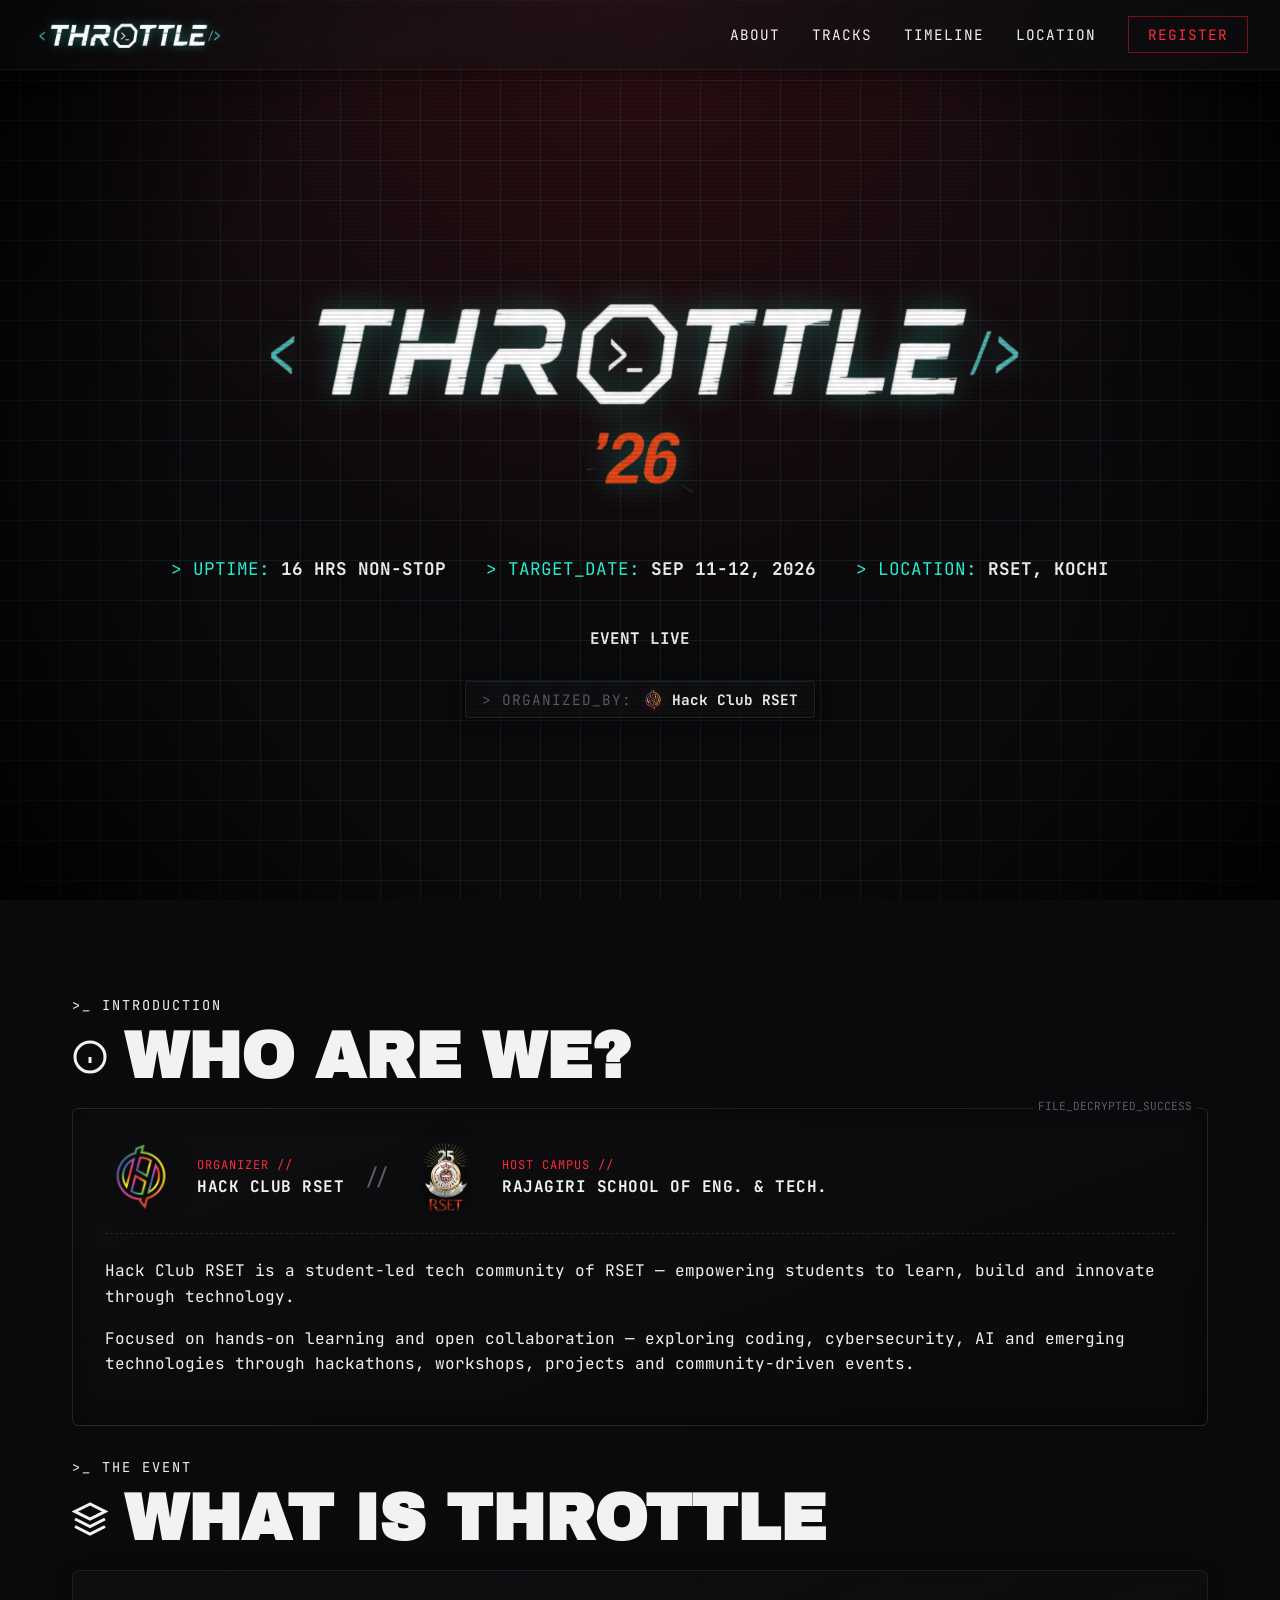
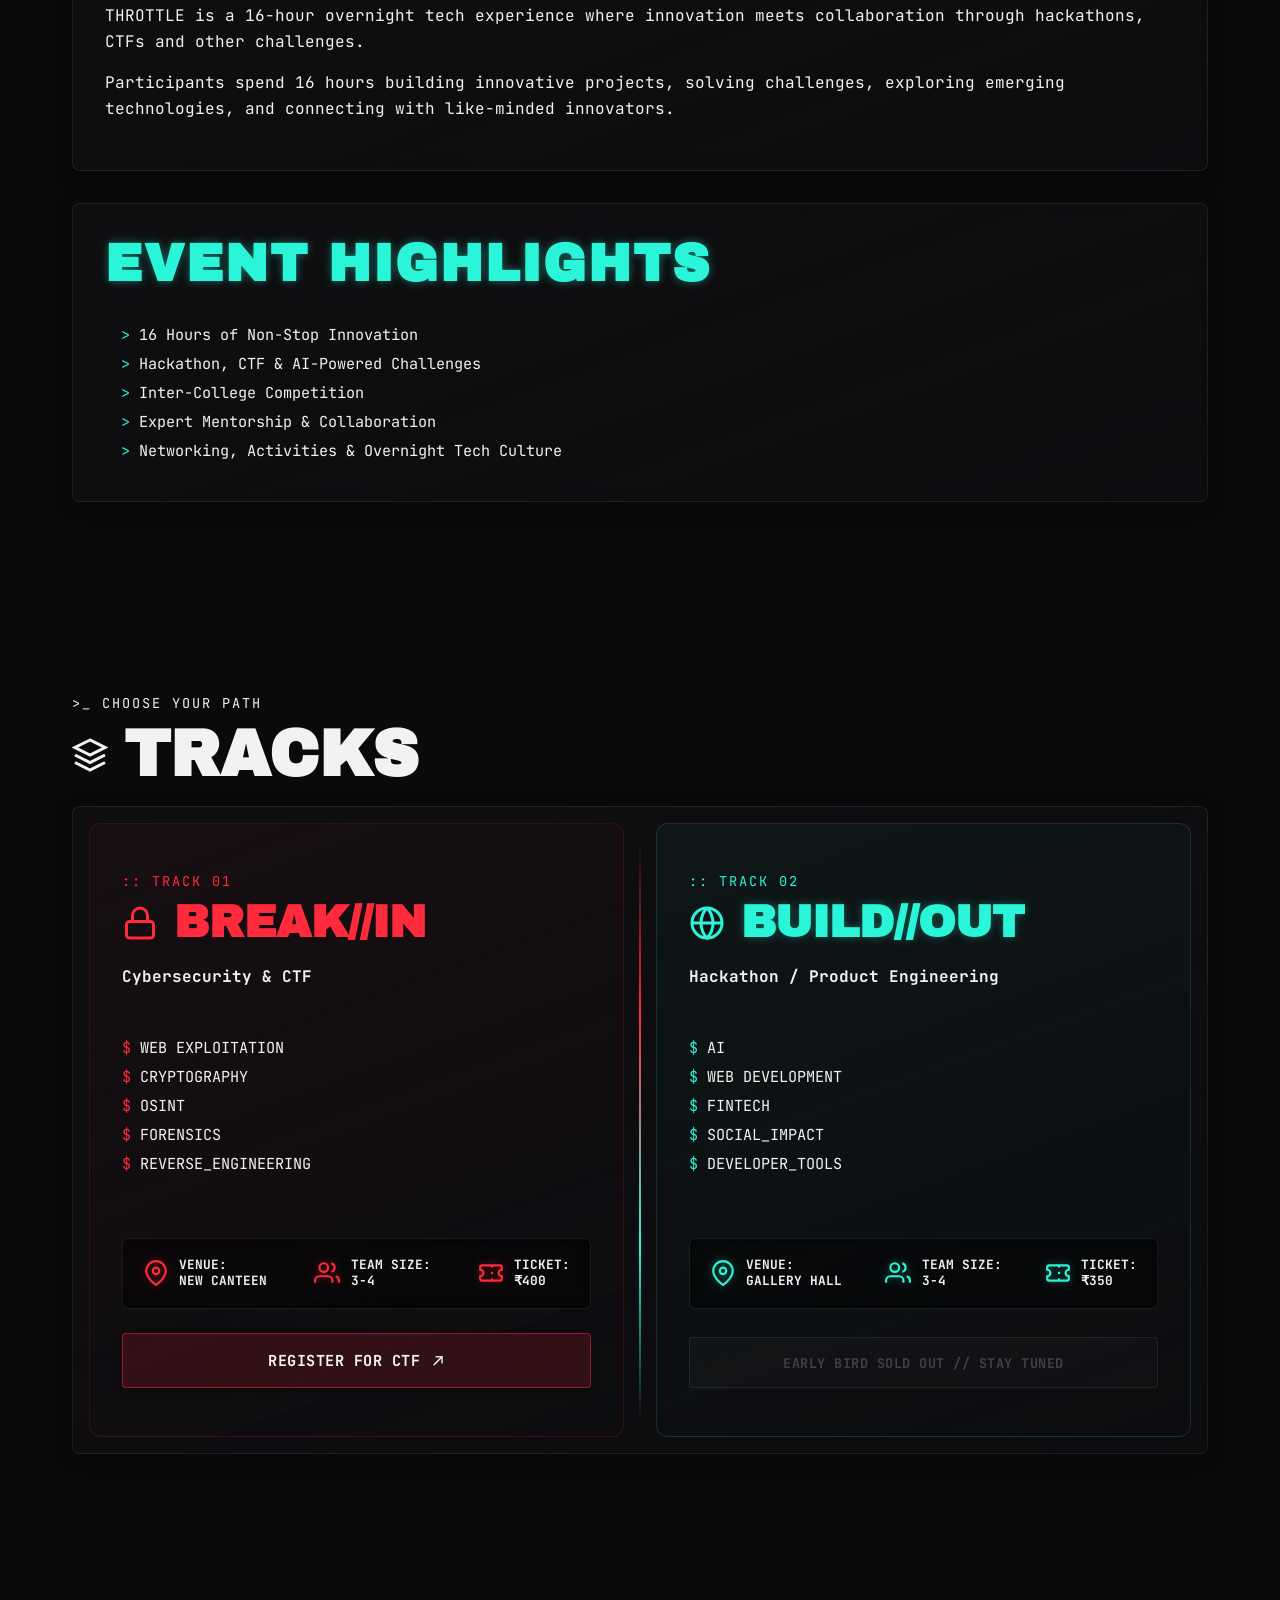
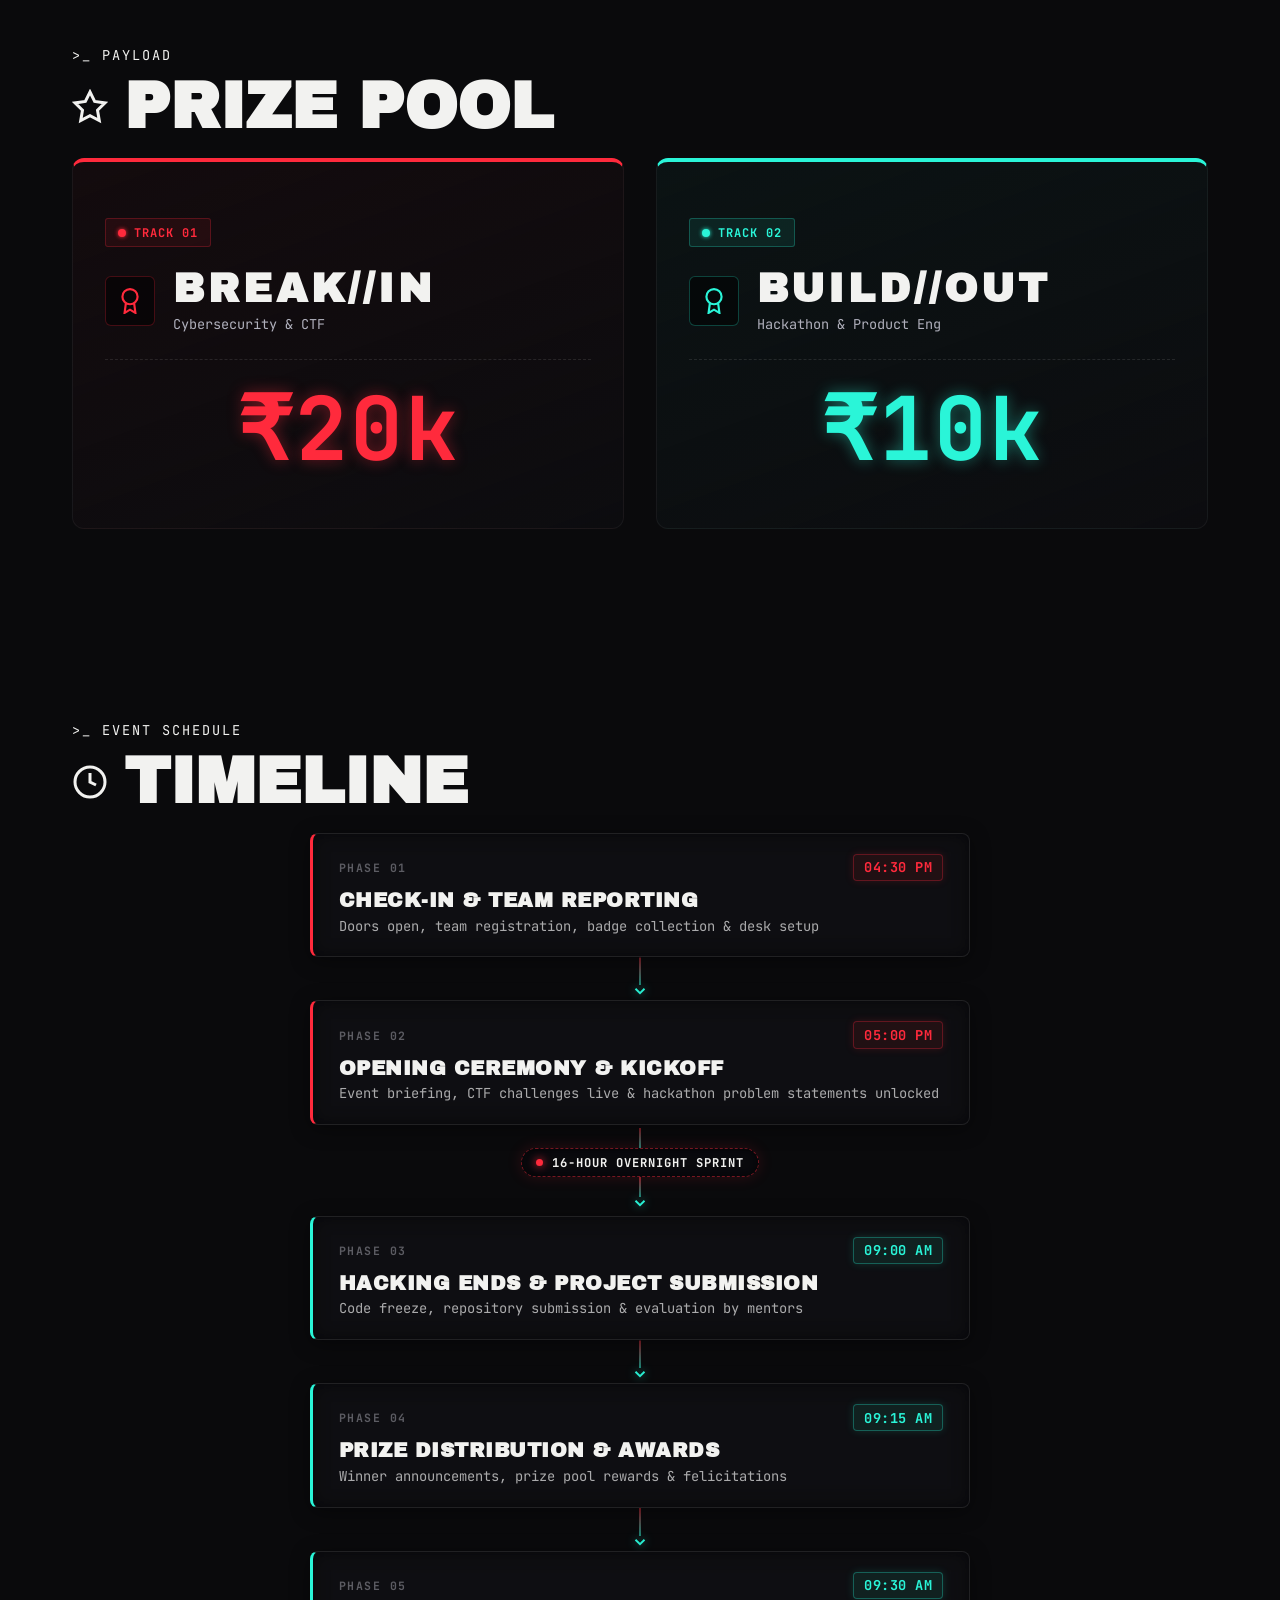
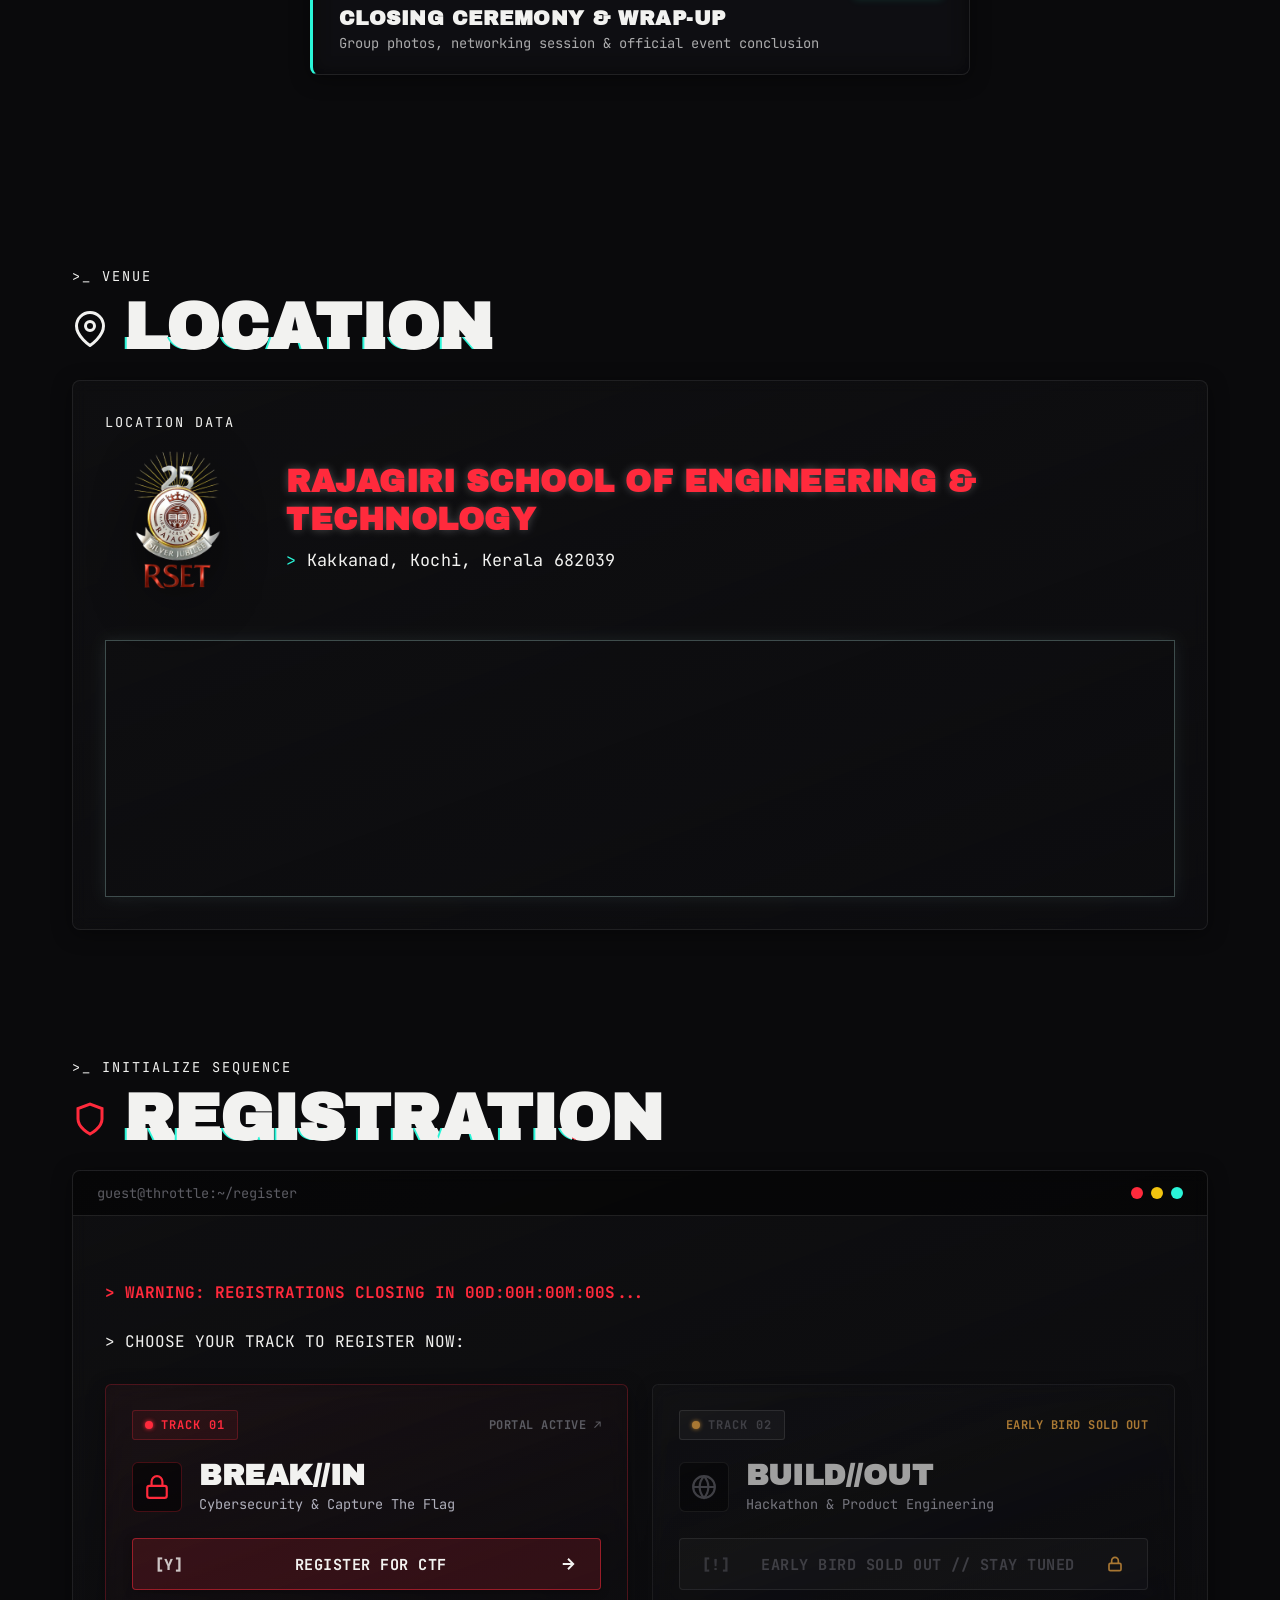
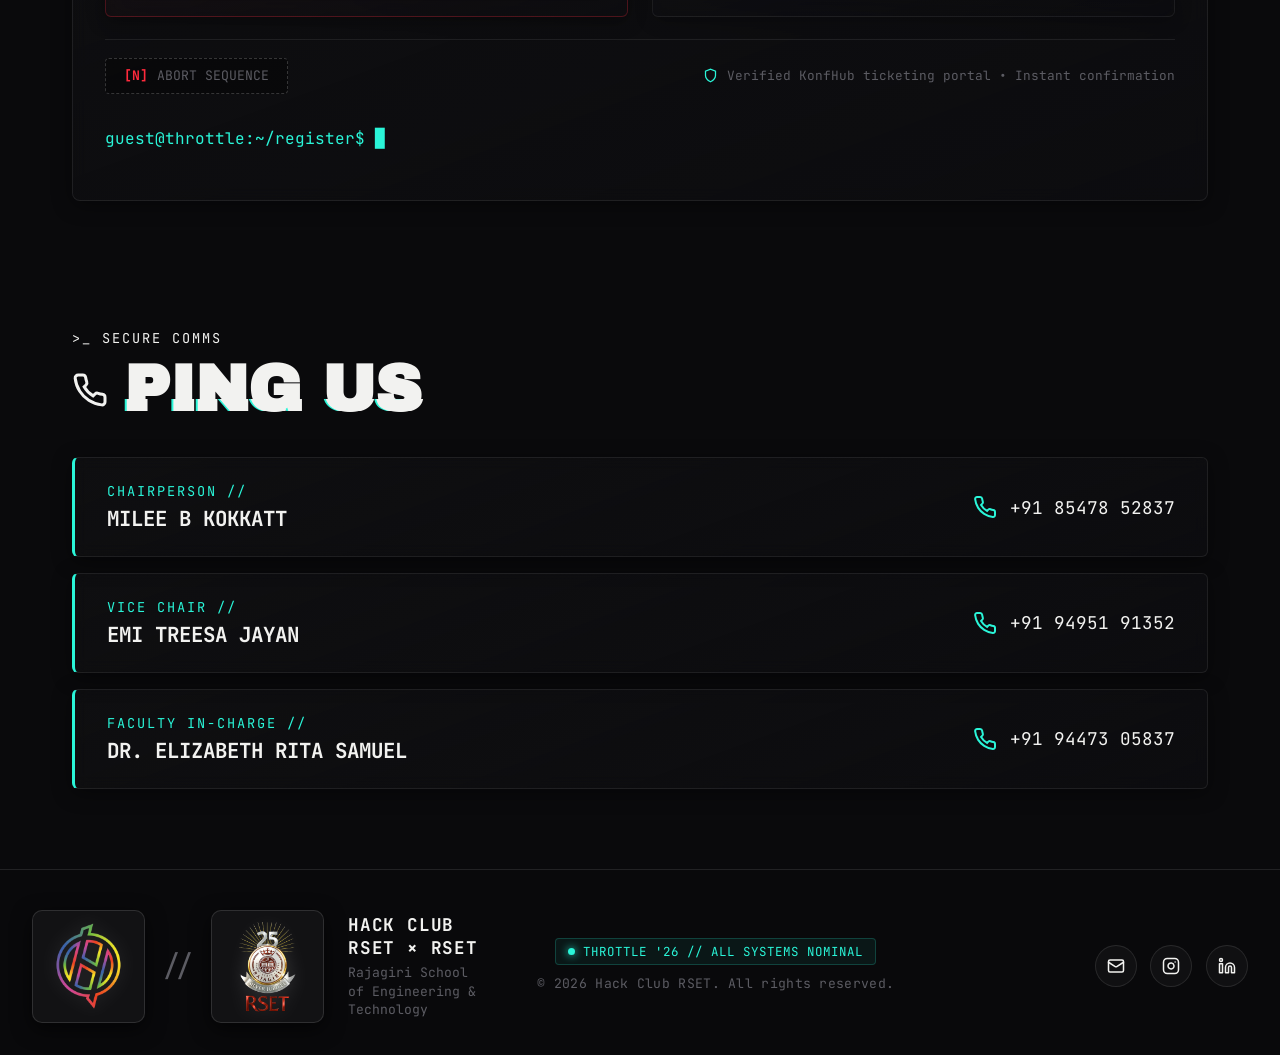
<file: index.html>
<!DOCTYPE html>
<html lang="en">

<head>
    <meta charset="UTF-8">
    <meta name="viewport" content="width=device-width, initial-scale=1.0">
    <title>THROTTLE '26</title>

    <!-- Google Fonts -->
    <link rel="preconnect" href="https://fonts.googleapis.com">
    <link rel="preconnect" href="https://fonts.gstatic.com" crossorigin>
    <link href="https://fonts.googleapis.com/css2?family=Archivo+Black&family=JetBrains+Mono:wght@400;700&display=swap"
        rel="stylesheet">

    <link rel="stylesheet" href="style.css">
</head>

<body>
    <!-- Preloader -->
    <div id="loader-screen">
        <div class="loader-shutter shutter-top"></div>
        <div class="loader-shutter shutter-bottom"></div>
        <div class="loader-circle"></div>
    </div>

    <!-- CRT Overlay & Vignette -->
    <div id="crt-overlay"></div>
    <div id="vignette"></div>

    <!-- Custom Cursor -->
    <div id="custom-cursor">█</div>

    <!-- Navbar -->
    <nav id="navbar" class="glass-panel">
        <a href="#boot" class="nav-brand" style="text-decoration: none;">
            <img src="assets/logo/throttle logo.png" alt="THROTTLE" class="nav-logo" decoding="async">
        </a>
        <button class="menu-toggle" id="mobile-menu-btn" aria-label="Toggle Navigation">
            <svg viewBox="0 0 24 24" fill="none" stroke="currentColor" stroke-width="2">
                <path d="M6 9l6 6 6-6" />
            </svg>
        </button>
        <div class="nav-links" id="nav-links">
            <a href="#breach">ABOUT</a>
            <a href="#tracks">TRACKS</a>
            <a href="#timeline">TIMELINE</a>
            <a href="#location">LOCATION</a>
            <!-- <a href="#sponsors">SPONSORS</a> -->
            <a href="#shutdown" class="nav-cta">REGISTER</a>
        </div>
    </nav>

    <!-- Boot Sequence -->
    <section id="boot" class="fullscreen-section">
        <div class="content-wrapper">
            <div class="terminal-window">
                <div id="main-title">
                    <div class="logo-float-wrapper">
                        <img src="assets/logo/throttle logo 26.png" alt="THROTTLE '26" class="hero-logo" decoding="async">
                    </div>
                    <!-- 
                    <div class="desktop-only-title">
                        <h1 class="glitch-text" data-text="< THROTTLE />">
                            < THROTTLE />
                        </h1>
                    </div>
                    <div class="mobile-only-title">
                        <h1 class="glitch-text" data-text="<">&lt;</h1>
                        <h1 class="glitch-text" data-text="THROTTLE">THROTTLE</h1>
                        <h1 class="glitch-text" data-text="/>">/&gt;</h1>
                    </div>
                    <p class="subtitle">'26</p>
                    -->
                    <div class="stats-readout">
                        <div class="stat"><span class="stat-label">> UPTIME:</span> <span class="stat-value">16 HRS
                                NON-STOP</span></div>
                        <div class="stat"><span class="stat-label">> TARGET_DATE:</span> <span class="stat-value">SEP
                                11-12, 2026</span></div>
                        <div class="stat"><span class="stat-label">> LOCATION:</span> <span class="stat-value">RSET,
                                KOCHI</span></div>
                    </div>
                    <div class="countdown" id="countdown-timer">
                        <span class="time-block" id="days">00</span><span class="colon">:</span>
                        <span class="time-block" id="hours">00</span><span class="colon">:</span>
                        <span class="time-block" id="minutes">00</span><span class="colon">:</span>
                        <span class="time-block" id="seconds">00</span>
                    </div>
                    <div class="meta-info">
                        <div class="hero-organizer-badge">
                            <span class="organizer-label">> ORGANIZED_BY:</span>
                            <span class="organizer-club-pill">
                                <img src="assets/logo/hack club logo.png" alt="Hack Club RSET" class="hero-club-logo" decoding="async">
                                <span class="organizer-name">Hack Club RSET</span>
                            </span>
                        </div>
                    </div>
                </div>
            </div>
        </div>
    </section>

    <!-- Breach (About) -->
    <section id="breach" class="content-wrapper content-section fade-in">
        <div class="section-header">
            <span class="eyebrow">>_ INTRODUCTION</span>
            <div class="header-with-icon">
                <svg class="icon" viewBox="0 0 24 24" fill="none" stroke="currentColor" stroke-width="2">
                    <circle cx="12" cy="12" r="10"></circle>
                    <line x1="12" y1="16" x2="12" y2="12"></line>
                    <line x1="12" y1="8" x2="12.01" y2="8"></line>
                </svg>
                <h2 class="glitch-text" data-text="WHO ARE WE?">WHO ARE WE?</h2>
            </div>
        </div>
        <div class="decrypted-file glass-panel">
            <div class="breach-identity-bar">
                <div class="identity-badge">
                    <img src="assets/logo/hack club logo.png" alt="Hack Club RSET" class="identity-logo" loading="lazy" decoding="async">
                    <div class="identity-text">
                        <span class="identity-role">ORGANIZER //</span>
                        <span class="identity-title">HACK CLUB RSET</span>
                    </div>
                </div>
                <div class="identity-divider">//</div>
                <div class="identity-badge">
                    <img src="assets/logo/rset logo.png" alt="RSET" class="identity-logo" loading="lazy" decoding="async">
                    <div class="identity-text">
                        <span class="identity-role">HOST CAMPUS //</span>
                        <span class="identity-title">RAJAGIRI SCHOOL OF ENG. & TECH.</span>
                    </div>
                </div>
            </div>
            <p>Hack Club RSET is a student-led tech community of RSET — empowering students
                to learn, build and innovate through technology.</p>
            <p>Focused on hands-on learning and open collaboration — exploring coding, cybersecurity, AI and emerging
                technologies through hackathons, workshops, projects and community-driven events.</p>
        </div>

        <div class="section-header mt-4">
            <span class="eyebrow">>_ THE EVENT</span>
            <div class="header-with-icon">
                <svg class="icon" viewBox="0 0 24 24" fill="none" stroke="currentColor" stroke-width="2">
                    <path d="M12 2L2 7l10 5 10-5-10-5zM2 17l10 5 10-5M2 12l10 5 10-5"></path>
                </svg>
                <h2 class="glitch-text" data-text="WHAT IS THROTTLE?">WHAT IS THROTTLE</h2>
            </div>
        </div>
        <div class="terminal-block glass-panel">
            <p>THROTTLE is a 16-hour overnight tech experience where innovation meets collaboration through hackathons,
                CTFs and other challenges.</p>
            <p>Participants spend 16 hours building innovative projects, solving challenges, exploring emerging
                technologies, and connecting with like-minded innovators.</p>
        </div>

        <div class="event-highlights glass-panel mt-4">
            <h3 class="highlight-heading">EVENT HIGHLIGHTS</h3>
            <ul class="highlight-list">
                <li>16 Hours of Non-Stop Innovation</li>
                <li>Hackathon, CTF & AI-Powered Challenges</li>
                <li>Inter-College Competition</li>
                <li>Expert Mentorship & Collaboration</li>
                <li>Networking, Activities & Overnight Tech Culture</li>
            </ul>
        </div>
    </section>

    <!-- Tracks Split Screen -->
    <section id="tracks" class="fade-in content-wrapper content-section">
        <div class="section-header">
            <span class="eyebrow">>_ CHOOSE YOUR PATH</span>
            <div class="header-with-icon">
                <svg class="icon" viewBox="0 0 24 24" fill="none" stroke="currentColor" stroke-width="2">
                    <polygon points="12 2 2 7 12 12 22 7 12 2"></polygon>
                    <polyline points="2 17 12 22 22 17"></polyline>
                    <polyline points="2 12 12 17 22 12"></polyline>
                </svg>
                <h2 class="glitch-text" data-text="TRACKS">TRACKS</h2>
            </div>
        </div>
        <div class="tracks-container glass-panel">
            <div class="track left-track break-in">
                <div class="track-content">
                    <span class="eyebrow-red">:: TRACK 01</span>
                    <div class="header-with-icon">
                        <svg class="icon red-icon" viewBox="0 0 24 24" fill="none" stroke="currentColor"
                            stroke-width="2">
                            <rect x="3" y="11" width="18" height="11" rx="2" ry="2"></rect>
                            <path d="M7 11V7a5 5 0 0 1 10 0v4"></path>
                        </svg>
                        <h2>BREAK//IN</h2>
                    </div>
                    <p class="track-desc">Cybersecurity & CTF</p>
                    <ul class="process-list">
                        <li>WEB EXPLOITATION</li>
                        <li>CRYPTOGRAPHY</li>
                        <li>OSINT</li>
                        <li>FORENSICS</li>
                        <li>REVERSE_ENGINEERING</li>
                    </ul>
                    <div class="track-meta">
                        <div class="meta-item">
                            <svg class="icon meta-icon" viewBox="0 0 24 24" fill="none" stroke="currentColor"
                                stroke-width="2">
                                <path d="M21 10c0 7-9 13-9 13s-9-6-9-13a9 9 0 0 1 18 0z"></path>
                                <circle cx="12" cy="10" r="3"></circle>
                            </svg>
                            <span>VENUE: <br>NEW CANTEEN</span>
                        </div>
                        <div class="meta-item">
                            <svg class="icon meta-icon" viewBox="0 0 24 24" fill="none" stroke="currentColor"
                                stroke-width="2">
                                <path d="M17 21v-2a4 4 0 0 0-4-4H5a4 4 0 0 0-4 4v2"></path>
                                <circle cx="9" cy="7" r="4"></circle>
                                <path d="M23 21v-2a4 4 0 0 0-3-3.87"></path>
                                <path d="M16 3.13a4 4 0 0 1 0 7.75"></path>
                            </svg>
                            <span>TEAM SIZE: <br>3-4</span>
                        </div>
                        <div class="meta-item">
                            <svg class="icon meta-icon" viewBox="0 0 24 24" fill="none" stroke="currentColor"
                                stroke-width="2">
                                <path
                                    d="M2 9a3 3 0 0 1 0 6v2a2 2 0 0 0 2 2h16a2 2 0 0 0 2-2v-2a3 3 0 0 1 0-6V7a2 2 0 0 0-2-2H4a2 2 0 0 0-2 2z">
                                </path>
                                <path d="M13 5v2"></path>
                                <path d="M13 11v2"></path>
                                <path d="M13 17v2"></path>
                            </svg>
                            <span>TICKET: <br>₹400</span>
                        </div>
                    </div>
                    <div class="track-actions">
                        <a href="https://konfhub.com/ctf-throttle" target="_blank" rel="noopener noreferrer"
                            class="track-reg-btn track-btn-red">
                            <span>REGISTER FOR CTF</span>
                            <span class="btn-arrow">↗</span>
                        </a>
                    </div>
                </div>
            </div>
            <div class="laser-divider"></div>
            <div class="track right-track build-out">
                <div class="track-content">
                    <span class="eyebrow-cyan">:: TRACK 02</span>
                    <div class="header-with-icon">
                        <svg class="icon cyan-icon" viewBox="0 0 24 24" fill="none" stroke="currentColor"
                            stroke-width="2">
                            <circle cx="12" cy="12" r="10"></circle>
                            <path d="M12 2a14.5 14.5 0 0 0 0 20 14.5 14.5 0 0 0 0-20"></path>
                            <path d="M2 12h20"></path>
                        </svg>
                        <h2>BUILD//OUT</h2>
                    </div>
                    <p class="track-desc">Hackathon / Product Engineering</p>
                    <ul class="process-list">
                        <li>AI</li>
                        <li>WEB DEVELOPMENT</li>
                        <li>FINTECH</li>
                        <li>SOCIAL_IMPACT</li>
                        <li>DEVELOPER_TOOLS</li>
                    </ul>
                    <div class="track-meta">
                        <div class="meta-item">
                            <svg class="icon meta-icon" viewBox="0 0 24 24" fill="none" stroke="currentColor"
                                stroke-width="2">
                                <path d="M21 10c0 7-9 13-9 13s-9-6-9-13a9 9 0 0 1 18 0z"></path>
                                <circle cx="12" cy="10" r="3"></circle>
                            </svg>
                            <span>VENUE: <br>GALLERY HALL</span>
                        </div>
                        <div class="meta-item">
                            <svg class="icon meta-icon" viewBox="0 0 24 24" fill="none" stroke="currentColor"
                                stroke-width="2">
                                <path d="M17 21v-2a4 4 0 0 0-4-4H5a4 4 0 0 0-4 4v2"></path>
                                <circle cx="9" cy="7" r="4"></circle>
                                <path d="M23 21v-2a4 4 0 0 0-3-3.87"></path>
                                <path d="M16 3.13a4 4 0 0 1 0 7.75"></path>
                            </svg>
                            <span>TEAM SIZE: <br>3-4</span>
                        </div>
                        <div class="meta-item">
                            <svg class="icon meta-icon" viewBox="0 0 24 24" fill="none" stroke="currentColor"
                                stroke-width="2">
                                <path
                                    d="M2 9a3 3 0 0 1 0 6v2a2 2 0 0 0 2 2h16a2 2 0 0 0 2-2v-2a3 3 0 0 1 0-6V7a2 2 0 0 0-2-2H4a2 2 0 0 0-2 2z">
                                </path>
                                <path d="M13 5v2"></path>
                                <path d="M13 11v2"></path>
                                <path d="M13 17v2"></path>
                            </svg>
                            <span>TICKET: <br>₹350</span>
                        </div>
                    </div>
                    <div class="track-actions">
                        <!-- ACTIVE / OPEN STATE (shown when registrations open) -->
                        <a href="https://konfhub.com/hackathon-throttle" target="_blank" rel="noopener noreferrer"
                            class="track-reg-btn track-btn-cyan" id="track-hack-open-btn" style="display: none;">
                            <span>REGISTER FOR HACKATHON</span>
                            <span class="btn-arrow">↗</span>
                        </a>
                        <!-- SOLD OUT / CLOSED STATE (shown when sold out) -->
                        <button class="track-reg-btn track-btn-disabled" id="track-hack-closed-btn" disabled aria-disabled="true">
                            <span>EARLY BIRD SOLD OUT // STAY TUNED</span>
                        </button>
                    </div>
                </div>
            </div>
        </div>
    </section>

    <!-- Payload (Prizes) -->
    <section id="payload" class="content-wrapper content-section fade-in">
        <div class="section-header">
            <span class="eyebrow">>_ PAYLOAD</span>
            <div class="header-with-icon">
                <svg class="icon" viewBox="0 0 24 24" fill="none" stroke="currentColor" stroke-width="2">
                    <polygon
                        points="12 2 15.09 8.26 22 9.27 17 14.14 18.18 21.02 12 17.77 5.82 21.02 7 14.14 2 9.27 8.91 8.26 12 2">
                    </polygon>
                </svg>
                <h2 class="glitch-text" data-text="PRIZE POOL">PRIZE POOL</h2>
            </div>
        </div>
        <div class="prize-grid">
            <div class="prize-card break-in-card">
                <div class="reg-card-header">
                    <span class="reg-track-badge badge-red">
                        <span class="live-dot dot-red"></span>
                        TRACK 01
                    </span>
                </div>
                <div class="reg-card-content">
                    <div class="reg-card-icon-wrap icon-red">
                        <svg viewBox="0 0 24 24" fill="none" stroke="currentColor" stroke-width="2">
                            <circle cx="12" cy="8" r="7"></circle>
                            <polyline points="8.21 13.89 7 23 12 20 17 23 15.79 13.88"></polyline>
                        </svg>
                    </div>
                    <div class="reg-card-text">
                        <h3 class="reg-card-title" style="text-align: left;">BREAK//IN</h3>
                        <p class="reg-card-sub" style="text-align: left;">Cybersecurity & CTF</p>
                    </div>
                </div>
                <div class="prize-amount-wrap">
                    <div class="prize-amount text-red decrypt" data-target="₹20k">₹20k</div>
                </div>
            </div>

            <div class="prize-card build-out-card">
                <div class="reg-card-header">
                    <span class="reg-track-badge badge-cyan">
                        <span class="live-dot dot-cyan"></span>
                        TRACK 02
                    </span>
                </div>
                <div class="reg-card-content">
                    <div class="reg-card-icon-wrap icon-cyan">
                        <svg viewBox="0 0 24 24" fill="none" stroke="currentColor" stroke-width="2">
                            <circle cx="12" cy="8" r="7"></circle>
                            <polyline points="8.21 13.89 7 23 12 20 17 23 15.79 13.88"></polyline>
                        </svg>
                    </div>
                    <div class="reg-card-text">
                        <h3 class="reg-card-title" style="text-align: left;">BUILD//OUT</h3>
                        <p class="reg-card-sub" style="text-align: left;">Hackathon & Product Eng</p>
                    </div>
                </div>
                <div class="prize-amount-wrap">
                    <div class="prize-amount text-cyan decrypt" data-target="₹10k">₹10k</div>
                </div>
            </div>
        </div>
    </section>

    <!-- Timeline / Schedule -->
    <section id="timeline" class="content-wrapper content-section fade-in">
        <div class="section-header">
            <span class="eyebrow">>_ EVENT SCHEDULE</span>
            <div class="header-with-icon">
                <svg class="icon" viewBox="0 0 24 24" fill="none" stroke="currentColor" stroke-width="2">
                    <circle cx="12" cy="12" r="10"></circle>
                    <polyline points="12 6 12 12 16 14"></polyline>
                </svg>
                <h2 class="glitch-text" data-text="TIMELINE">TIMELINE</h2>
            </div>
        </div>

        <div class="flowchart-container" id="sys-log">
            <!-- Step 1 -->
            <div class="flow-node flow-node-red">
                <div class="flow-node-header">
                    <span class="flow-step-tag">PHASE 01</span>
                    <span class="flow-timestamp">04:30 PM</span>
                </div>
                <h3 class="flow-node-title">Check-In & Team Reporting</h3>
                <p class="flow-node-desc">Doors open, team registration, badge collection & desk setup</p>
            </div>

            <!-- Connector 1 -->
            <div class="flow-arrow-wrap">
                <div class="flow-stem"></div>
                <svg class="flow-arrow-head" viewBox="0 0 24 24" fill="none" stroke="currentColor" stroke-width="2.5">
                    <polyline points="6 9 12 15 18 9"></polyline>
                </svg>
            </div>

            <!-- Step 2 -->
            <div class="flow-node flow-node-red">
                <div class="flow-node-header">
                    <span class="flow-step-tag">PHASE 02</span>
                    <span class="flow-timestamp">05:00 PM</span>
                </div>
                <h3 class="flow-node-title">Opening Ceremony & Kickoff</h3>
                <p class="flow-node-desc">Event briefing, CTF challenges live & hackathon problem statements unlocked</p>
            </div>

            <!-- Overnight Connector -->
            <div class="flow-arrow-wrap overnight-flow">
                <div class="flow-stem"></div>
                <div class="overnight-pill">
                    <span class="pulse-dot"></span>
                    <span>16-HOUR OVERNIGHT SPRINT</span>
                </div>
                <div class="flow-stem"></div>
                <svg class="flow-arrow-head" viewBox="0 0 24 24" fill="none" stroke="currentColor" stroke-width="2.5">
                    <polyline points="6 9 12 15 18 9"></polyline>
                </svg>
            </div>

            <!-- Step 3 -->
            <div class="flow-node flow-node-cyan">
                <div class="flow-node-header">
                    <span class="flow-step-tag">PHASE 03</span>
                    <span class="flow-timestamp">09:00 AM</span>
                </div>
                <h3 class="flow-node-title">Hacking Ends & Project Submission</h3>
                <p class="flow-node-desc">Code freeze, repository submission & evaluation by mentors</p>
            </div>

            <!-- Connector 3 -->
            <div class="flow-arrow-wrap">
                <div class="flow-stem"></div>
                <svg class="flow-arrow-head" viewBox="0 0 24 24" fill="none" stroke="currentColor" stroke-width="2.5">
                    <polyline points="6 9 12 15 18 9"></polyline>
                </svg>
            </div>

            <!-- Step 4 -->
            <div class="flow-node flow-node-cyan">
                <div class="flow-node-header">
                    <span class="flow-step-tag">PHASE 04</span>
                    <span class="flow-timestamp">09:15 AM</span>
                </div>
                <h3 class="flow-node-title">Prize Distribution & Awards</h3>
                <p class="flow-node-desc">Winner announcements, prize pool rewards & felicitations</p>
            </div>

            <!-- Connector 4 -->
            <div class="flow-arrow-wrap">
                <div class="flow-stem"></div>
                <svg class="flow-arrow-head" viewBox="0 0 24 24" fill="none" stroke="currentColor" stroke-width="2.5">
                    <polyline points="6 9 12 15 18 9"></polyline>
                </svg>
            </div>

            <!-- Step 5 -->
            <div class="flow-node flow-node-cyan">
                <div class="flow-node-header">
                    <span class="flow-step-tag">PHASE 05</span>
                    <span class="flow-timestamp">09:30 AM</span>
                </div>
                <h3 class="flow-node-title">Closing Ceremony & Wrap-Up</h3>
                <p class="flow-node-desc">Group photos, networking session & official event conclusion</p>
            </div>
        </div>
    </section>

    <!-- Location -->
    <section id="location" class="content-wrapper content-section fade-in">
        <div class="section-header">
            <span class="eyebrow">>_ VENUE</span>
            <div class="header-with-icon">
                <svg class="icon" viewBox="0 0 24 24" fill="none" stroke="currentColor" stroke-width="2">
                    <path d="M21 10c0 7-9 13-9 13s-9-6-9-13a9 9 0 0 1 18 0z"></path>
                    <circle cx="12" cy="10" r="3"></circle>
                </svg>
                <h2 class="glitch-text" data-text="LOCATION">LOCATION</h2>
            </div>
        </div>
        <div class="venue-block glass-panel">
            <span class="eyebrow">LOCATION DATA</span>
            <div class="venue-content">
                <div class="geolocate-data">
                    <div class="venue-title-lockup">
                        <img src="assets/logo/rset logo.png" alt="RSET College Crest" class="venue-college-logo" loading="lazy" decoding="async">
                        <div class="venue-text-details">
                            <h3 class="venue-name text-red">RAJAGIRI SCHOOL OF ENGINEERING & TECHNOLOGY</h3>
                            <p>Kakkanad, Kochi, Kerala 682039</p>
                        </div>
                    </div>
                </div>
                <div class="map-embed">
                    <iframe
                        src="https://www.google.com/maps/embed?pb=!1m18!1m12!1m3!1d6608.201279801691!2d76.35356539534659!3d9.9953699000892!2m3!1f0!2f0!3f0!3m2!1i1024!2i768!4f13.1!3m3!1m2!1s0x3b080ca6b98ae0f7%3A0xc81786bb40617774!2sRajagiri%20School%20of%20Engineering%20%26%20Technology!5e0!3m2!1sen!2sin!4v1788086255292!5m2!1sen!2sin"
                        width="100%" height="250" style="border:0;" allowfullscreen="" loading="lazy"
                        referrerpolicy="no-referrer-when-downgrade">
                    </iframe>
                </div>
            </div>
        </div>
    </section>

    <!-- Sponsors -->
    <!--
    <section id="sponsors" class="content-wrapper content-section fade-in">
        <div class="section-header">
            <span class="eyebrow">>_ NETWORK ALLIES</span>
            <div class="header-with-icon">
                <svg class="icon" viewBox="0 0 24 24" fill="none" stroke="currentColor" stroke-width="2">
                    <rect x="3" y="3" width="18" height="18" rx="2" ry="2"></rect>
                    <line x1="3" y1="9" x2="21" y2="9"></line>
                    <line x1="9" y1="21" x2="9" y2="9"></line>
                </svg>
                <h2 class="glitch-text" data-text="SPONSORS">SPONSORS</h2>
            </div>
        </div>

        <h3 class="sponsor-tier-title">PLATINUM</h3>
        <div class="sponsors-grid platinum-grid">
            <div class="sponsor-card platinum glass-panel">
                <div class="sponsor-logo decrypt-sponsor" data-target="[PLATINUM]">[TBD LOGO]</div>
            </div>
        </div>

        <h3 class="sponsor-tier-title mt-4">ASSOCIATE</h3>
        <div class="sponsors-grid associate-grid">
            <div class="sponsor-card associate glass-panel">
                <div class="sponsor-logo decrypt-sponsor" data-target="[ASSOCIATE 01]">[TBD LOGO]</div>
            </div>
            <div class="sponsor-card associate glass-panel">
                <div class="sponsor-logo decrypt-sponsor" data-target="[ASSOCIATE 02]">[TBD LOGO]</div>
            </div>
        </div>
    </section>
    -->

    <!-- Shutdown (Registration) -->
    <section id="shutdown" class="content-wrapper content-section fade-in">
        <div class="section-header">
            <span class="eyebrow">>_ INITIALIZE SEQUENCE</span>
            <div class="header-with-icon">
                <svg class="icon red-icon" viewBox="0 0 24 24" fill="none" stroke="currentColor" stroke-width="2">
                    <path d="M12 22s8-4 8-10V5l-8-3-8 3v7c0 6 8 10 8 10z"></path>
                </svg>
                <h2 class="glitch-text" data-text="REGISTRATION">REGISTRATION</h2>
            </div>
        </div>
        <div class="terminal-prompt glass-panel">
            <div class="terminal-header">
                <span class="terminal-title">guest@throttle:~/register</span>
                <span class="terminal-controls">
                    <span class="control-dot close"></span>
                    <span class="control-dot minimize"></span>
                    <span class="control-dot expand"></span>
                </span>
            </div>
            <div class="terminal-body">
                <div class="reg-terminal-alerts">
                    <p class="warning-text mt-4">> WARNING: REGISTRATIONS CLOSING IN <span
                            id="reg-days">00</span>D:<span id="reg-hours">00</span>H:<span
                            id="reg-minutes">00</span>M:<span id="reg-seconds">00</span>S...
                    </p>
                    <p class="prompt-text">> CHOOSE YOUR TRACK TO REGISTER NOW:</p>
                </div>

                <div class="reg-options-grid">
                    <!-- CTF Track Register CTA Card -->
                    <a href="https://konfhub.com/ctf-throttle" target="_blank" rel="noopener noreferrer"
                        class="reg-card reg-btn ctf-reg" id="reg-ctf-btn">
                        <div class="reg-card-header">
                            <span class="reg-track-badge badge-red">
                                <span class="live-dot dot-red"></span>
                                TRACK 01
                            </span>
                            <span class="reg-portal-status">PORTAL ACTIVE ↗</span>
                        </div>
                        <div class="reg-card-content">
                            <div class="reg-card-icon-wrap icon-red">
                                <svg viewBox="0 0 24 24" fill="none" stroke="currentColor" stroke-width="2">
                                    <rect x="3" y="11" width="18" height="11" rx="2" ry="2"></rect>
                                    <path d="M7 11V7a5 5 0 0 1 10 0v4"></path>
                                </svg>
                            </div>
                            <div class="reg-card-text">
                                <h3 class="reg-card-title">BREAK//IN</h3>
                                <p class="reg-card-sub">Cybersecurity & Capture The Flag</p>
                            </div>
                        </div>
                        <div class="reg-cta-button cta-red">
                            <span class="cta-prefix">[Y]</span>
                            <span class="cta-label">REGISTER FOR CTF</span>
                            <span class="cta-arrow">
                                <svg viewBox="0 0 24 24" fill="none" stroke="currentColor" stroke-width="2.5">
                                    <line x1="5" y1="12" x2="19" y2="12"></line>
                                    <polyline points="12 5 19 12 12 19"></polyline>
                                </svg>
                            </span>
                        </div>
                    </a>

                    <!-- Hackathon Track Register CTA Card -->
                    <!-- ACTIVE / OPEN STATE (shown when registrations open) -->
                    <a href="https://konfhub.com/hackathon-throttle" target="_blank" rel="noopener noreferrer"
                        class="reg-card reg-btn hack-reg" id="reg-hack-open-card" style="display: none;">
                        <div class="reg-card-header">
                            <span class="reg-track-badge badge-cyan">
                                <span class="live-dot dot-cyan"></span>
                                TRACK 02
                            </span>
                            <span class="reg-portal-status">PORTAL ACTIVE ↗</span>
                        </div>
                        <div class="reg-card-content">
                            <div class="reg-card-icon-wrap icon-cyan">
                                <svg viewBox="0 0 24 24" fill="none" stroke="currentColor" stroke-width="2">
                                    <circle cx="12" cy="12" r="10"></circle>
                                    <path d="M12 2a14.5 14.5 0 0 0 0 20 14.5 14.5 0 0 0 0-20"></path>
                                    <path d="M2 12h20"></path>
                                </svg>
                            </div>
                            <div class="reg-card-text">
                                <h3 class="reg-card-title">BUILD//OUT</h3>
                                <p class="reg-card-sub">Hackathon & Product Engineering</p>
                            </div>
                        </div>
                        <div class="reg-cta-button cta-cyan">
                            <span class="cta-prefix">[Y]</span>
                            <span class="cta-label">REGISTER FOR HACKATHON</span>
                            <span class="cta-arrow">
                                <svg viewBox="0 0 24 24" fill="none" stroke="currentColor" stroke-width="2.5">
                                    <line x1="5" y1="12" x2="19" y2="12"></line>
                                    <polyline points="12 5 19 12 12 19"></polyline>
                                </svg>
                            </span>
                        </div>
                    </a>

                    <!-- SOLD OUT / CLOSED STATE (shown when sold out) -->
                    <div class="reg-card reg-card-disabled hack-reg" id="reg-hack-closed-card" role="region"
                        aria-label="Hackathon Track - Early Bird Sold Out">
                        <div class="reg-card-header">
                            <span class="reg-track-badge badge-muted">
                                <span class="live-dot dot-amber"></span>
                                TRACK 02
                            </span>
                            <span class="reg-portal-status status-sold-out">EARLY BIRD SOLD OUT</span>
                        </div>
                        <div class="reg-card-content">
                            <div class="reg-card-icon-wrap icon-muted">
                                <svg viewBox="0 0 24 24" fill="none" stroke="currentColor" stroke-width="2">
                                    <circle cx="12" cy="12" r="10"></circle>
                                    <path d="M12 2a14.5 14.5 0 0 0 0 20 14.5 14.5 0 0 0 0-20"></path>
                                    <path d="M2 12h20"></path>
                                </svg>
                            </div>
                            <div class="reg-card-text">
                                <h3 class="reg-card-title">BUILD//OUT</h3>
                                <p class="reg-card-sub">Hackathon & Product Engineering</p>
                            </div>
                        </div>
                        <div class="reg-cta-button cta-disabled">
                            <span class="cta-prefix">[!]</span>
                            <span class="cta-label">EARLY BIRD SOLD OUT // STAY TUNED</span>
                            <span class="cta-lock">
                                <svg viewBox="0 0 24 24" fill="none" stroke="currentColor" stroke-width="2.5">
                                    <rect x="3" y="11" width="18" height="11" rx="2" ry="2"></rect>
                                    <path d="M7 11V7a5 5 0 0 1 10 0v4"></path>
                                </svg>
                            </span>
                        </div>
                    </div>
                </div>

                <div class="reg-footer-toolbar">
                    <a href="#" class="reg-abort-action no-reg" id="btn-decline">
                        <span class="btn-prefix">[N]</span>
                        <span class="btn-text">ABORT SEQUENCE</span>
                    </a>
                    <div class="reg-security-badge">
                        <svg class="secure-icon" viewBox="0 0 24 24" fill="none" stroke="currentColor" stroke-width="2">
                            <path d="M12 22s8-4 8-10V5l-8-3-8 3v7c0 6 8 10 8 10z"></path>
                        </svg>
                        <span>Verified KonfHub ticketing portal • Instant confirmation</span>
                    </div>
                </div>

                <p class="cursor-line">guest@throttle:~/register$ <span class="blinking-cursor">█</span></p>
            </div>
        </div>
    </section>

    <!-- Contact Section -->
    <section id="contact" class="content-wrapper content-section fade-in">
        <div class="section-header">
            <span class="eyebrow">>_ SECURE COMMS</span>
            <div class="header-with-icon">
                <svg class="icon" viewBox="0 0 24 24" fill="none" stroke="currentColor" stroke-width="2">
                    <path
                        d="M22 16.92v3a2 2 0 0 1-2.18 2 19.79 19.79 0 0 1-8.63-3.07 19.5 19.5 0 0 1-6-6 19.79 19.79 0 0 1-3.07-8.67A2 2 0 0 1 4.11 2h3a2 2 0 0 1 2 1.72 12.84 12.84 0 0 0 .7 2.81 2 2 0 0 1-.45 2.11L8.09 9.91a16 16 0 0 0 6 6l1.27-1.27a2 2 0 0 1 2.11-.45 12.84 12.84 0 0 0 2.81.7A2 2 0 0 1 22 16.92z">
                    </path>
                </svg>
                <h2 class="glitch-text" data-text="PING US">PING US</h2>
            </div>
        </div>
        <div class="contact-list">
            <div class="contact-row glass-panel">
                <div class="contact-info">
                    <span class="person-role">CHAIRPERSON //</span>
                    <span class="person-name">MILEE B KOKKATT</span>
                </div>
                <a href="tel:[PHONE_1]" class="person-phone">
                    <svg class="icon phone-icon" viewBox="0 0 24 24" fill="none" stroke="currentColor" stroke-width="2">
                        <path
                            d="M22 16.92v3a2 2 0 0 1-2.18 2 19.79 19.79 0 0 1-8.63-3.07 19.5 19.5 0 0 1-6-6 19.79 19.79 0 0 1-3.07-8.67A2 2 0 0 1 4.11 2h3a2 2 0 0 1 2 1.72 12.84 12.84 0 0 0 .7 2.81 2 2 0 0 1-.45 2.11L8.09 9.91a16 16 0 0 0 6 6l1.27-1.27a2 2 0 0 1 2.11-.45 12.84 12.84 0 0 0 2.81.7A2 2 0 0 1 22 16.92z">
                        </path>
                    </svg>
                    +91 85478 52837
                </a>
            </div>
            <div class="contact-row glass-panel">
                <div class="contact-info">
                    <span class="person-role">VICE CHAIR //</span>
                    <span class="person-name">EMI TREESA JAYAN</span>
                </div>
                <a href="tel:[PHONE_2]" class="person-phone">
                    <svg class="icon phone-icon" viewBox="0 0 24 24" fill="none" stroke="currentColor" stroke-width="2">
                        <path
                            d="M22 16.92v3a2 2 0 0 1-2.18 2 19.79 19.79 0 0 1-8.63-3.07 19.5 19.5 0 0 1-6-6 19.79 19.79 0 0 1-3.07-8.67A2 2 0 0 1 4.11 2h3a2 2 0 0 1 2 1.72 12.84 12.84 0 0 0 .7 2.81 2 2 0 0 1-.45 2.11L8.09 9.91a16 16 0 0 0 6 6l1.27-1.27a2 2 0 0 1 2.11-.45 12.84 12.84 0 0 0 2.81.7A2 2 0 0 1 22 16.92z">
                        </path>
                    </svg>
                    +91 94951 91352
                </a>
            </div>
            <div class="contact-row glass-panel">
                <div class="contact-info">
                    <span class="person-role">FACULTY IN-CHARGE //</span>
                    <span class="person-name">DR. ELIZABETH RITA SAMUEL</span>
                </div>
                <a href="tel:[PHONE_3]" class="person-phone">
                    <svg class="icon phone-icon" viewBox="0 0 24 24" fill="none" stroke="currentColor" stroke-width="2">
                        <path
                            d="M22 16.92v3a2 2 0 0 1-2.18 2 19.79 19.79 0 0 1-8.63-3.07 19.5 19.5 0 0 1-6-6 19.79 19.79 0 0 1-3.07-8.67A2 2 0 0 1 4.11 2h3a2 2 0 0 1 2 1.72 12.84 12.84 0 0 0 .7 2.81 2 2 0 0 1-.45 2.11L8.09 9.91a16 16 0 0 0 6 6l1.27-1.27a2 2 0 0 1 2.11-.45 12.84 12.84 0 0 0 2.81.7A2 2 0 0 1 22 16.92z">
                        </path>
                    </svg>
                    +91 94473 05837
                </a>
            </div>
        </div>
    </section>

    <!-- Redesigned Uniform Footer -->
    <footer class="simple-footer">
        <div class="footer-inner">
            <!-- Left: Co-Branding -->
            <div class="footer-branding">
                <div class="footer-logos-group">
                    <a href="https://instagram.com/hackclubrset" target="_blank" rel="noopener noreferrer"
                        class="footer-logo-wrap" title="Hack Club RSET">
                        <img src="assets/logo/hack club logo.png" alt="Hack Club RSET" class="footer-brand-logo" loading="lazy" decoding="async">
                    </a>
                    <span class="footer-brand-slash">//</span>
                    <a href="https://www.rajagiritech.ac.in/" target="_blank" rel="noopener noreferrer"
                        class="footer-logo-wrap" title="Rajagiri School of Engineering & Technology">
                        <img src="assets/logo/rset logo.png" alt="RSET" class="footer-brand-logo" loading="lazy" decoding="async">
                    </a>
                </div>
                <div class="footer-brand-meta">
                    <span class="footer-brand-name">HACK CLUB RSET &times; RSET</span>
                    <span class="footer-brand-college">Rajagiri School of Engineering & Technology</span>
                </div>
            </div>

            <!-- Center: Status & Copyright -->
            <div class="footer-center">
                <div class="footer-sys-status">
                    <span class="footer-status-light"></span>
                    <span class="footer-status-text">THROTTLE '26 // ALL SYSTEMS NOMINAL</span>
                </div>
                <p class="footer-copy">&copy; 2026 Hack Club RSET. All rights reserved.</p>
            </div>

            <!-- Right: Socials -->
            <div class="footer-social-wrapper">
                <div class="footer-socials">
                    <a href="mailto:hackclubrset@gmail.com" target="_blank" rel="noopener noreferrer" class="social-btn"
                        aria-label="Email">
                        <svg xmlns="http://www.w3.org/2000/svg" width="18" height="18" viewBox="0 0 24 24" fill="none"
                            stroke="currentColor" stroke-width="2" stroke-linecap="round" stroke-linejoin="round">
                            <rect width="20" height="16" x="2" y="4" rx="2" />
                            <path d="m22 7-8.97 5.7a1.94 1.94 0 0 1-2.06 0L2 7" />
                        </svg>
                    </a>
                    <a href="https://instagram.com/hackclubrset" target="_blank" rel="noopener noreferrer"
                        class="social-btn" aria-label="Instagram">
                        <svg xmlns="http://www.w3.org/2000/svg" width="18" height="18" viewBox="0 0 24 24" fill="none"
                            stroke="currentColor" stroke-width="2" stroke-linecap="round" stroke-linejoin="round">
                            <rect width="20" height="20" x="2" y="2" rx="5" ry="5" />
                            <path d="M16 11.37A4 4 0 1 1 12.63 8 4 4 0 0 1 16 11.37z" />
                            <line x1="17.5" x2="17.51" y1="6.5" y2="6.5" />
                        </svg>
                    </a>
                    <a href="https://linkedin.com/company/hack-club-rset" target="_blank" rel="noopener noreferrer"
                        class="social-btn" aria-label="LinkedIn">
                        <svg xmlns="http://www.w3.org/2000/svg" width="18" height="18" viewBox="0 0 24 24" fill="none"
                            stroke="currentColor" stroke-width="2" stroke-linecap="round" stroke-linejoin="round">
                            <path d="M16 8a6 6 0 0 1 6 6v7h-4v-7a2 2 0 0 0-2-2 2 2 0 0 0-2 2v7h-4v-7a6 6 0 0 1 6-6z" />
                            <rect width="4" height="12" x="2" y="9" />
                            <circle cx="4" cy="4" r="2" />
                        </svg>
                    </a>
                </div>
            </div>
        </div>
    </footer>

    <script src="script.js"></script>
</body>

</html>
</file>
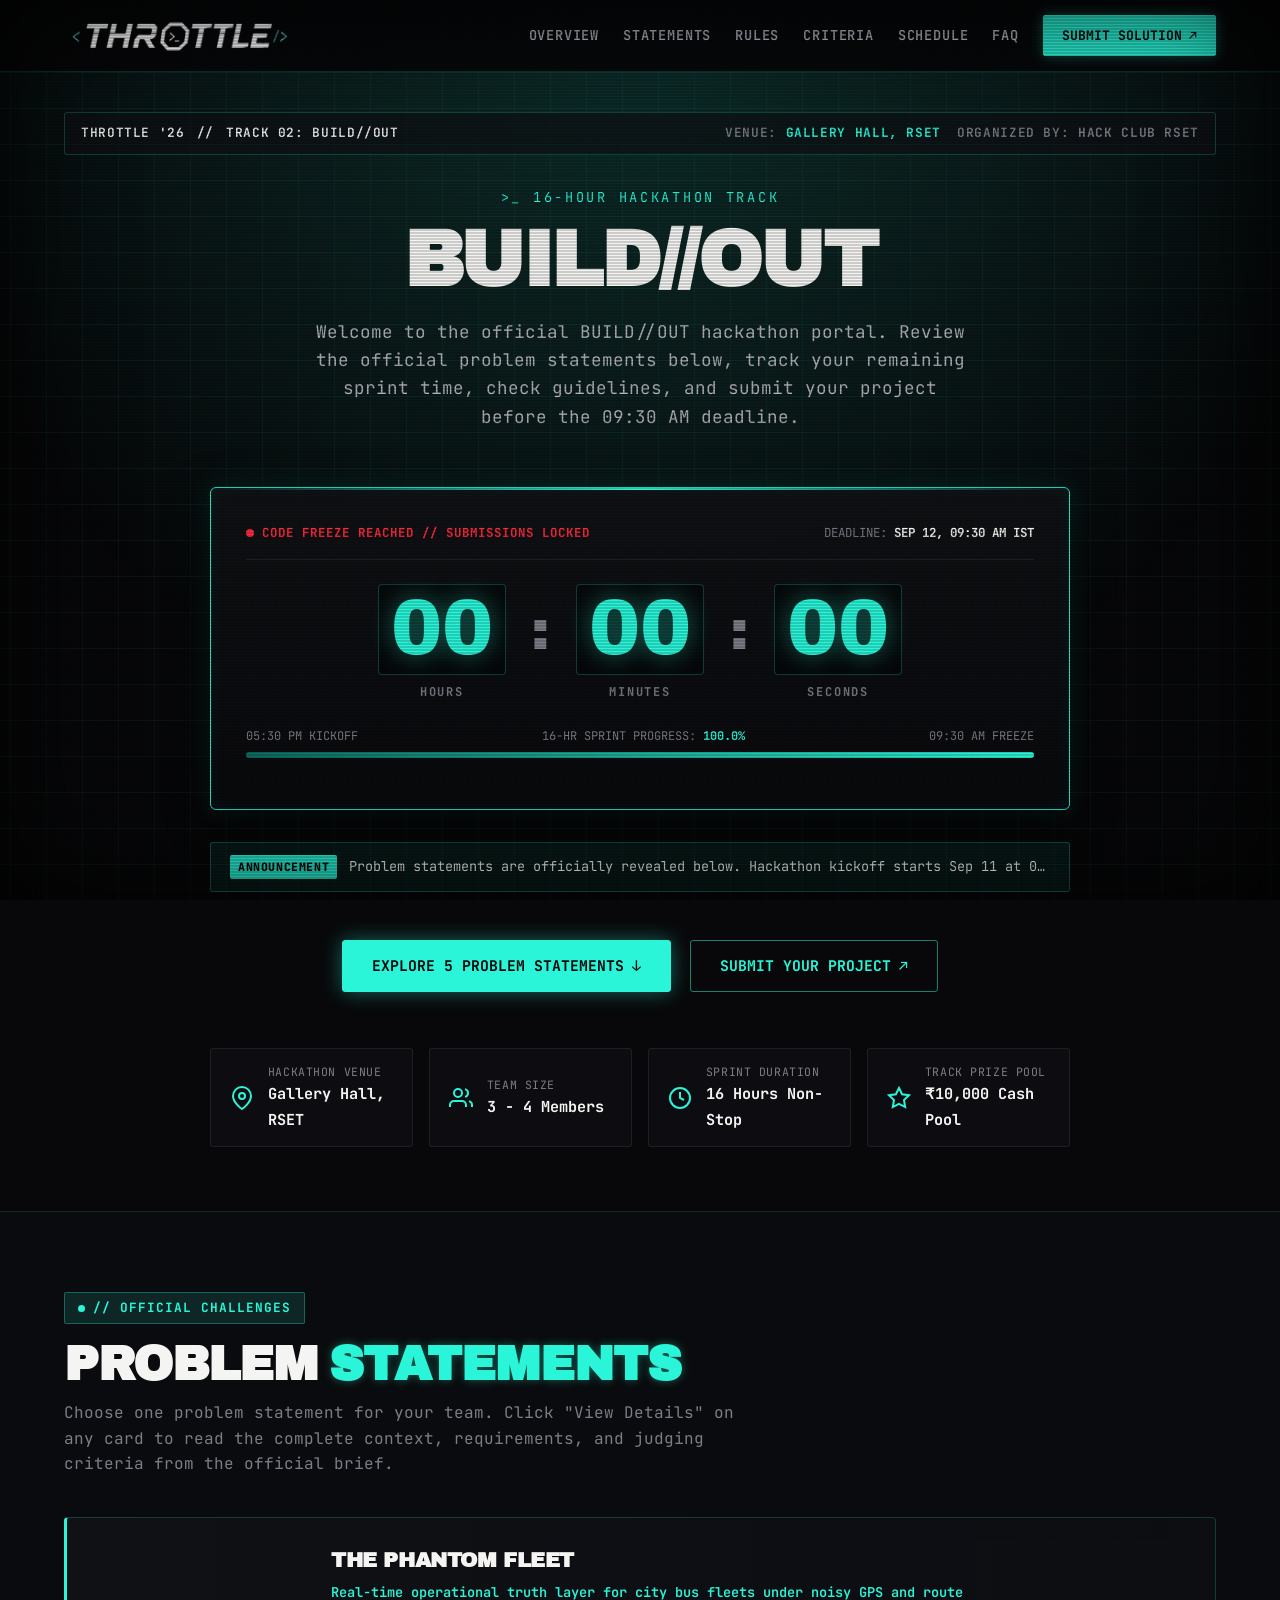
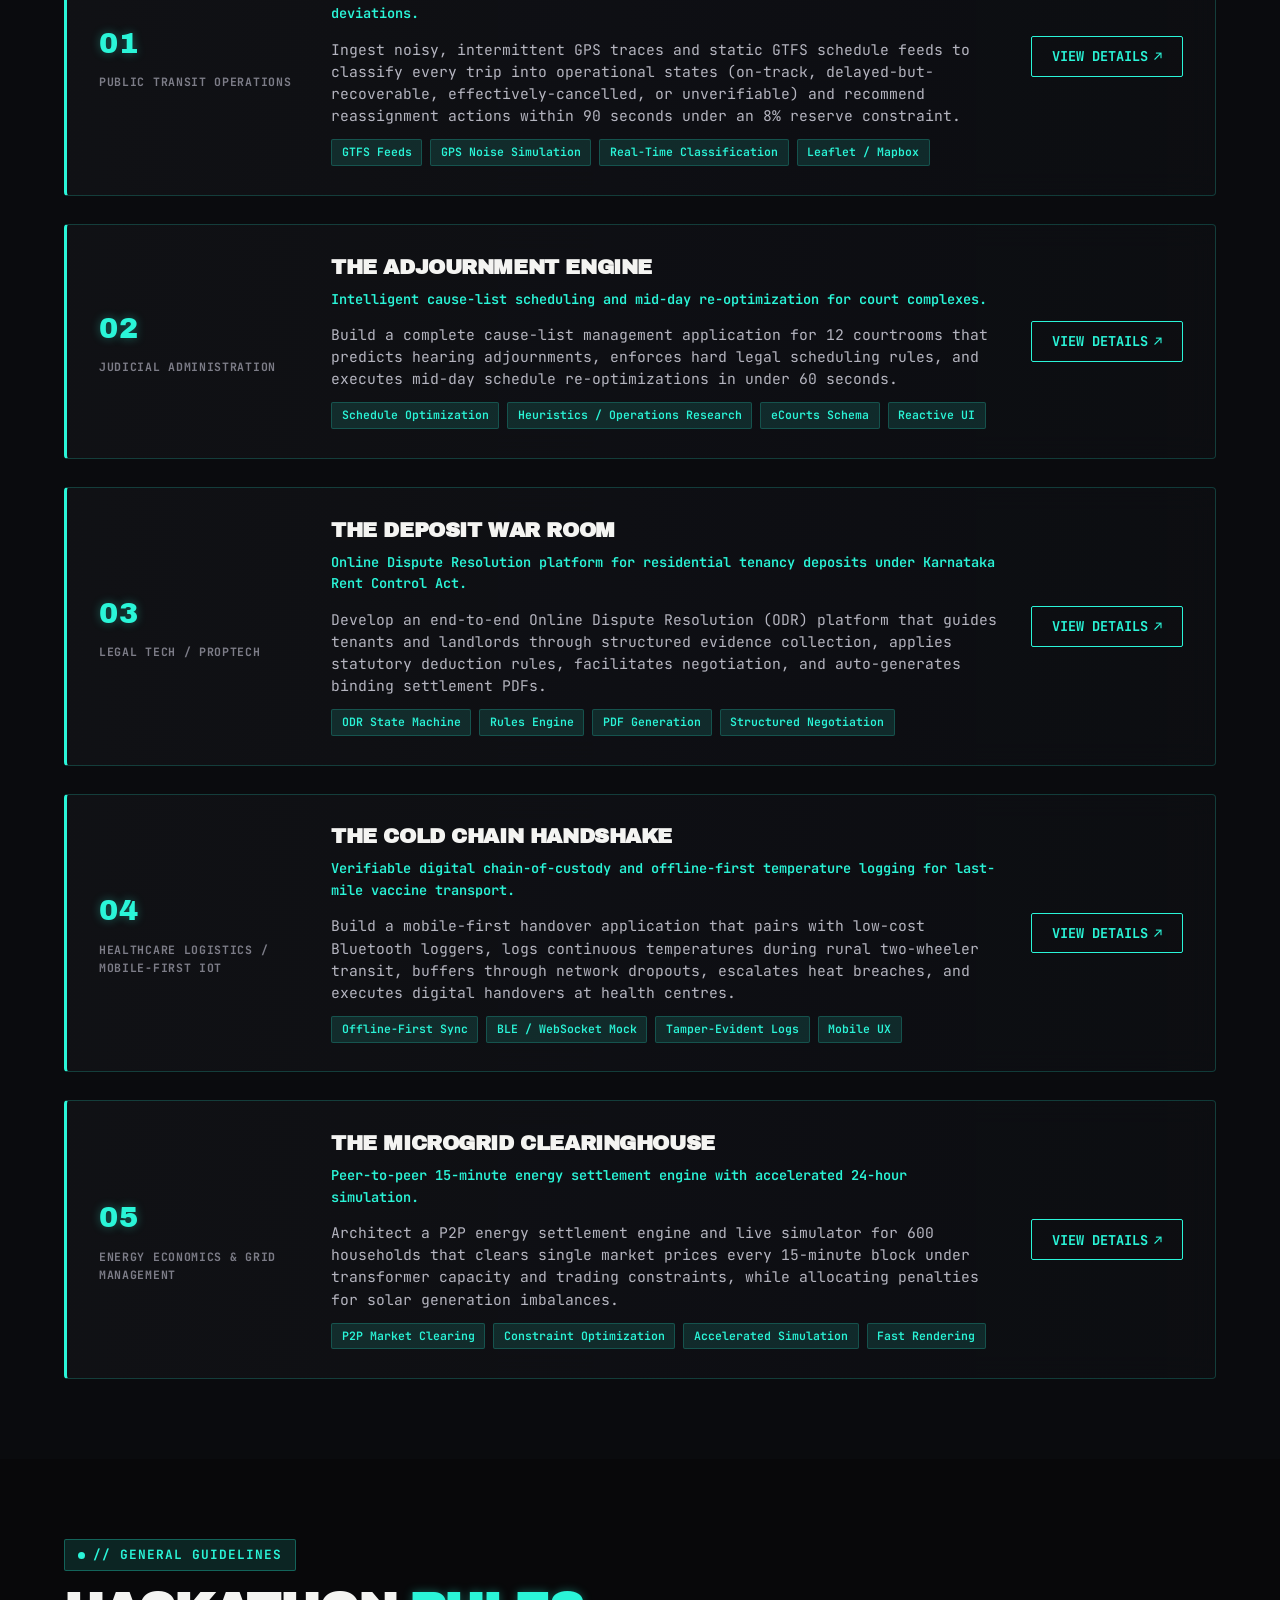
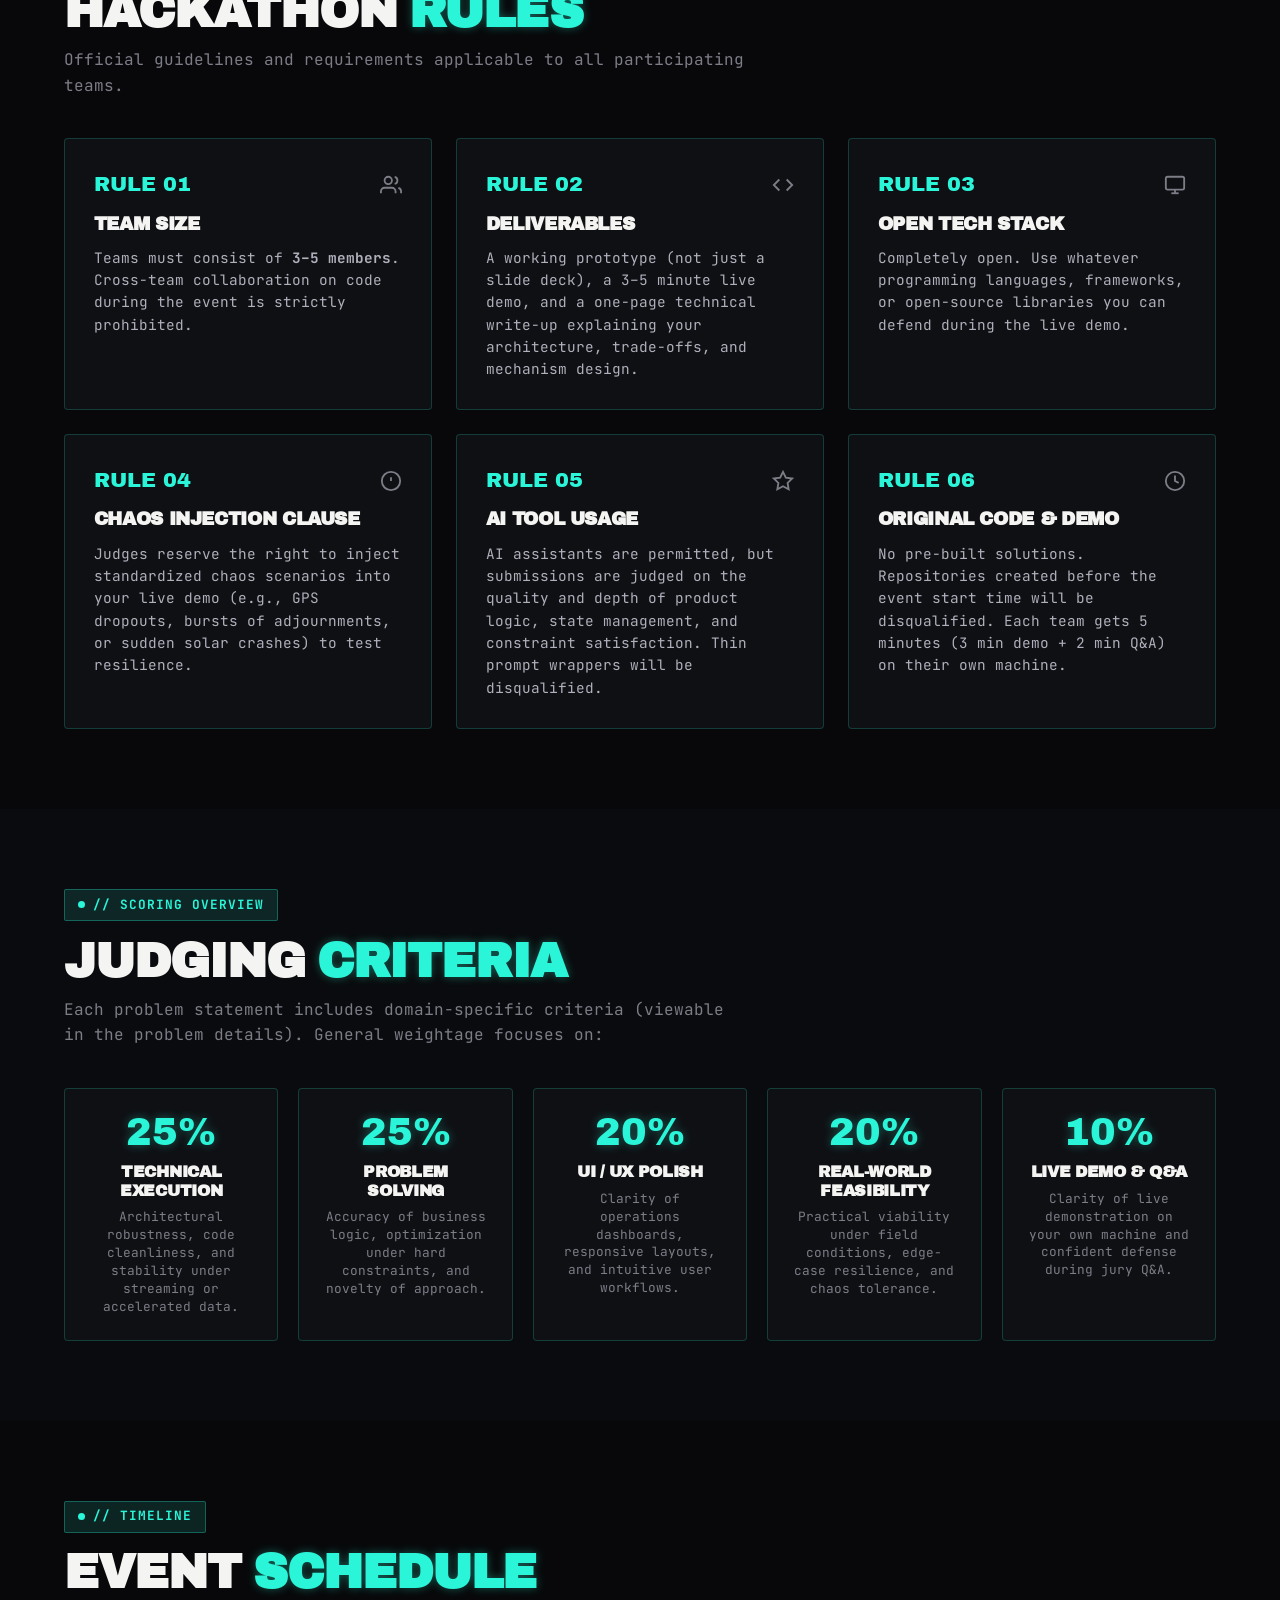
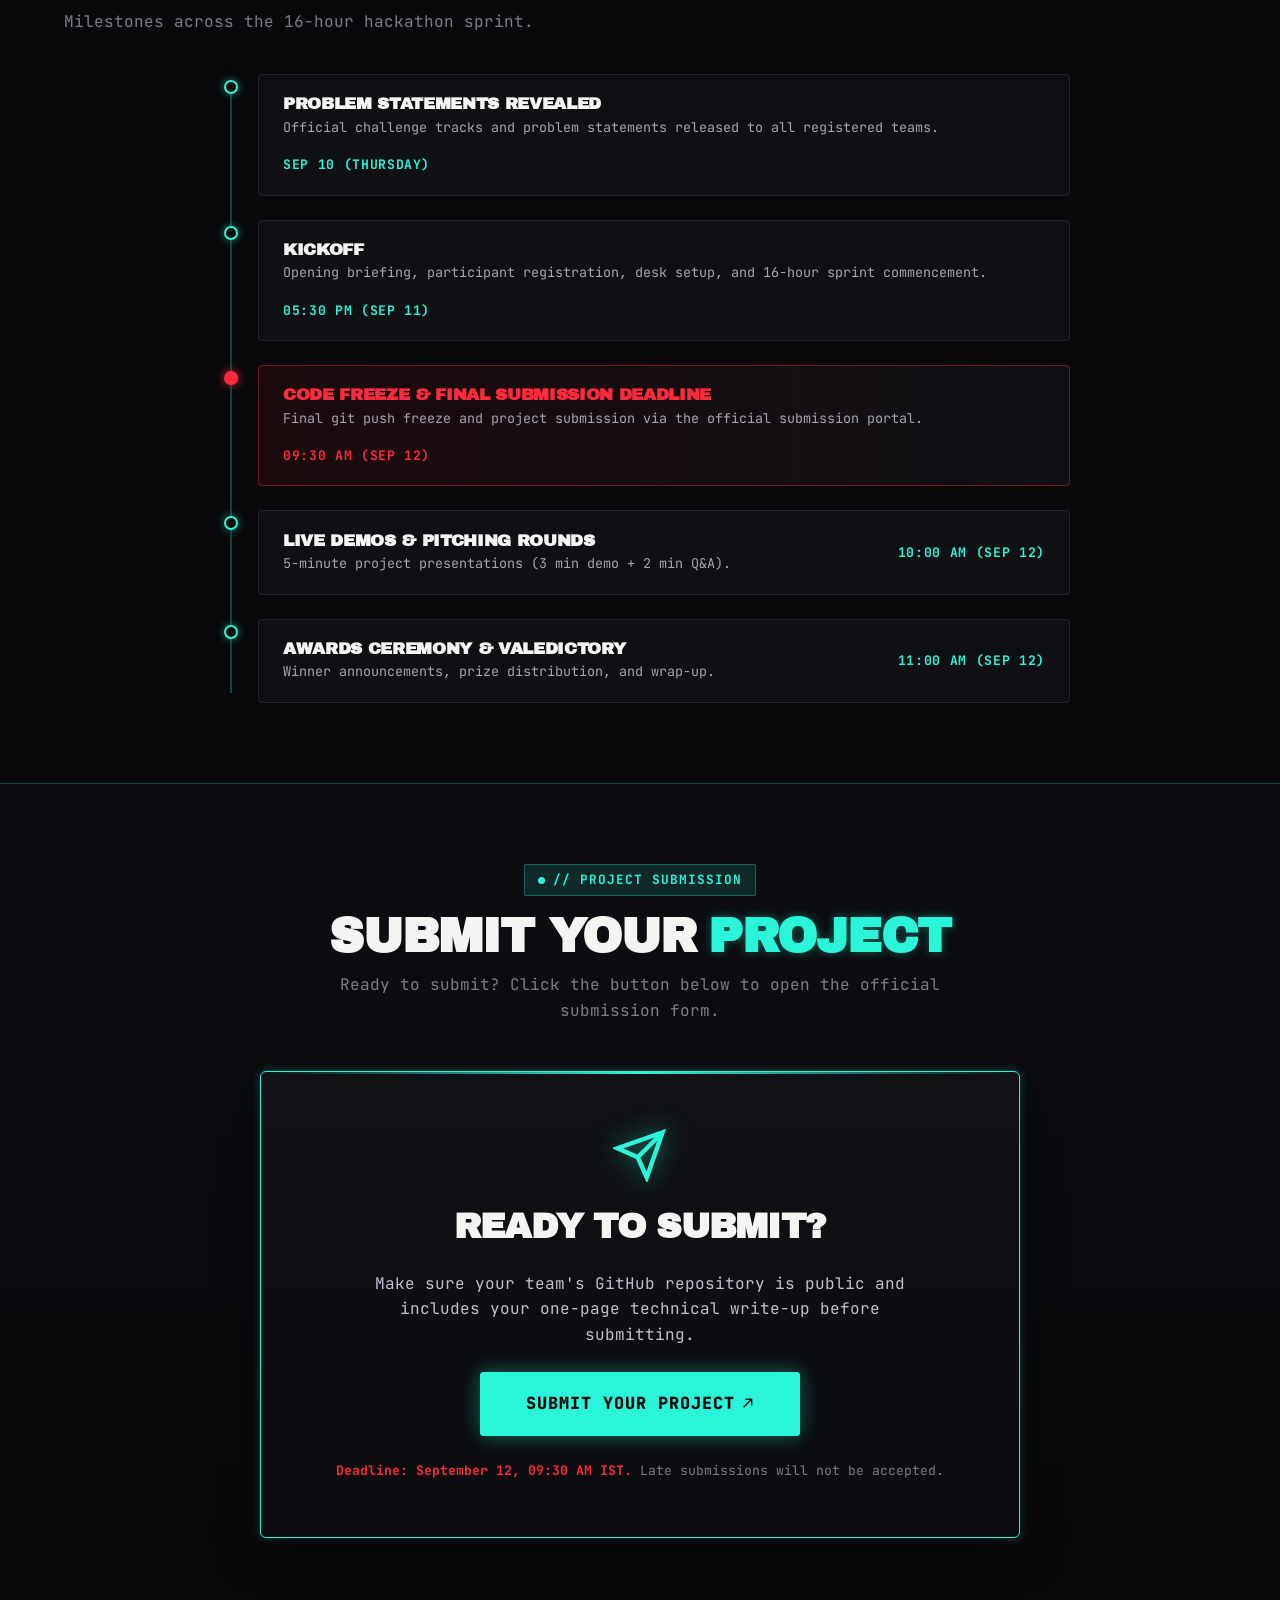
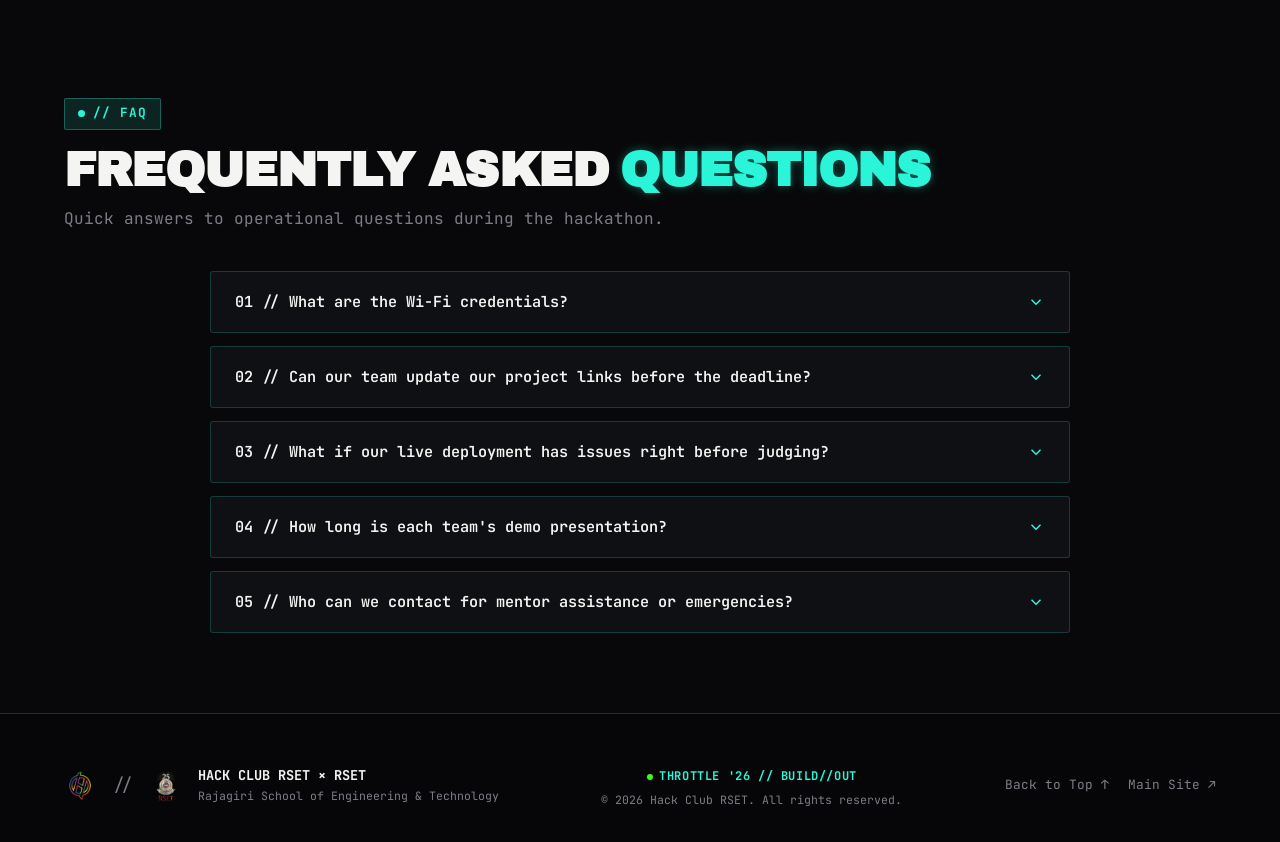
<file: hackathon/index.html>
<!DOCTYPE html>
<html lang="en">

<head>
  <meta charset="UTF-8">
  <meta name="viewport" content="width=device-width, initial-scale=1.0">
  <title>THROTTLE '26 // BUILD//OUT Hackathon</title>
  <meta name="description"
    content="Official Hackathon portal for THROTTLE '26 BUILD//OUT track. Revealed problem statements, live sprint countdown, rules, and solution submission.">

  <!-- Google Fonts -->
  <link rel="preconnect" href="https://fonts.googleapis.com">
  <link rel="preconnect" href="https://fonts.gstatic.com" crossorigin>
  <link
    href="https://fonts.googleapis.com/css2?family=Archivo+Black&family=JetBrains+Mono:wght@400;600;700&display=swap"
    rel="stylesheet">

  <link rel="stylesheet" href="style.css">
</head>

<body>

  <!-- Scanlines, CRT & Custom Cursor -->
  <div id="crt-overlay"></div>
  <div id="vignette"></div>
  <div id="custom-cursor">█</div>

  <!-- Navbar -->
  <nav id="navbar">
    <div class="nav-container">
      <a href="#hero" class="nav-brand" title="THROTTLE '26">
        <img src="assets/logo/throttle logo.png" alt="THROTTLE '26" class="nav-brand-logo">
      </a>

      <!-- Mobile Hamburger Button -->
      <button class="mobile-menu-btn" id="mobile-menu-btn" aria-label="Toggle Navigation Menu">
        <svg viewBox="0 0 24 24" fill="none" stroke="currentColor" stroke-width="2">
          <line x1="3" y1="12" x2="21" y2="12"></line>
          <line x1="3" y1="6" x2="21" y2="6"></line>
          <line x1="3" y1="18" x2="21" y2="18"></line>
        </svg>
      </button>

      <!-- Nav Links -->
      <div class="nav-links" id="nav-links">
        <a href="#hero" class="nav-link">Overview</a>
        <a href="#problems" class="nav-link">Statements</a>
        <a href="#rules" class="nav-link">Rules</a>
        <a href="#criteria" class="nav-link">Criteria</a>
        <a href="#schedule" class="nav-link">Schedule</a>
        <a href="#faq" class="nav-link">FAQ</a>
        <a href="#submit" class="nav-cta-btn">
          <span>SUBMIT SOLUTION</span>
          <span>↗</span>
        </a>
      </div>
    </div>
  </nav>

  <!-- Hero Section with Live Sprint Timer -->
  <header id="hero">
    <div class="container hero-layout">

      <!-- Top Status Bar -->
      <div class="hero-status-bar">
        <div class="status-left">
          <span>THROTTLE '26</span>
          <span>//</span>
          <span>TRACK 02: BUILD//OUT</span>
        </div>
        <div class="status-right">
          <span>VENUE: <span class="venue-pill">GALLERY HALL, RSET</span></span>
          <span>ORGANIZED BY: <strong>HACK CLUB RSET</strong></span>
        </div>
      </div>

      <!-- Hero Title -->
      <div class="hero-title-group">
        <span class="hero-eyebrow">&gt;_ 16-HOUR HACKATHON TRACK</span>
        <h1 class="hero-main-title glitch-text" data-text="BUILD//OUT">BUILD//OUT</h1>
        <p class="hero-subtitle">
          Welcome to the official BUILD//OUT hackathon portal. Review the official problem statements below, track your
          remaining sprint time, check guidelines, and submit your project before the 09:30 AM deadline.
        </p>
      </div>

      <!-- Central Mission Timer Box -->
      <div class="timer-hero-box">
        <div class="timer-header-info">
          <div class="timer-status-indicator">
            <span class="pulse-red"></span>
            <span id="timer-status-text" class="status-desktop">16-HOUR SPRINT // COUNTDOWN STARTS SEP 11, 05:30
              PM</span>
            <span id="timer-status-mobile" class="status-mobile">STARTS SEP 11, 05:30 PM</span>
          </div>
          <div class="timer-target-tag">
            DEADLINE: <strong>SEP 12, 09:30 AM IST</strong>
          </div>
        </div>

        <!-- Big Digits Display -->
        <div class="countdown-display" id="sprint-countdown">
          <div class="digit-block">
            <span class="digit-num" id="timer-hours">16</span>
            <span class="digit-label">HOURS</span>
          </div>
          <span class="digit-colon">:</span>
          <div class="digit-block">
            <span class="digit-num" id="timer-minutes">00</span>
            <span class="digit-label">MINUTES</span>
          </div>
          <span class="digit-colon">:</span>
          <div class="digit-block">
            <span class="digit-num" id="timer-seconds">00</span>
            <span class="digit-label">SECONDS</span>
          </div>
        </div>

        <!-- 16-Hour Sprint Progress Bar -->
        <div class="sprint-progress-wrap">
          <div class="progress-labels">
            <span id="sprint-kickoff-label">05:30 PM KICKOFF</span>
            <span id="sprint-progress-center">16-HR SPRINT PROGRESS: <strong id="progress-percent-val"
                style="color:var(--corrupt-cyan);">0%</strong></span>
            <span id="sprint-freeze-label">09:30 AM FREEZE</span>
          </div>
          <div class="progress-track">
            <div class="progress-fill" id="sprint-progress-bar" style="width: 0%;"></div>
          </div>
        </div>
      </div>

      <!-- Announcement Banner -->
      <div class="announcement-banner">
        <span class="announcement-badge">ANNOUNCEMENT</span>
        <span class="announcement-text">
          Problem statements are officially revealed below. Hackathon kickoff starts Sep 11 at 05:30 PM. Ensure all team
          repositories are public before submission.
        </span>
      </div>

      <!-- Action Buttons -->
      <div class="hero-cta-group">
        <a href="#problems" class="btn-primary-cyan">
          <span>EXPLORE 5 PROBLEM STATEMENTS</span>
          <span>↓</span>
        </a>
        <a href="#submit" class="btn-secondary-cyan">
          <span>SUBMIT YOUR PROJECT</span>
          <span>↗</span>
        </a>
      </div>

      <!-- Quick Metrics -->
      <div class="metrics-grid">
        <div class="metric-item">
          <svg class="metric-icon" viewBox="0 0 24 24" fill="none" stroke="currentColor" stroke-width="2">
            <path d="M21 10c0 7-9 13-9 13s-9-6-9-13a9 9 0 0 1 18 0z"></path>
            <circle cx="12" cy="10" r="3"></circle>
          </svg>
          <div>
            <span class="metric-label">Hackathon Venue</span>
            <span class="metric-val">Gallery Hall, RSET</span>
          </div>
        </div>

        <div class="metric-item">
          <svg class="metric-icon" viewBox="0 0 24 24" fill="none" stroke="currentColor" stroke-width="2">
            <path d="M17 21v-2a4 4 0 0 0-4-4H5a4 4 0 0 0-4 4v2"></path>
            <circle cx="9" cy="7" r="4"></circle>
            <path d="M23 21v-2a4 4 0 0 0-3-3.87"></path>
            <path d="M16 3.13a4 4 0 0 1 0 7.75"></path>
          </svg>
          <div>
            <span class="metric-label">Team Size</span>
            <span class="metric-val">3 - 4 Members</span>
          </div>
        </div>

        <div class="metric-item">
          <svg class="metric-icon" viewBox="0 0 24 24" fill="none" stroke="currentColor" stroke-width="2">
            <circle cx="12" cy="12" r="10"></circle>
            <polyline points="12 6 12 12 16 14"></polyline>
          </svg>
          <div>
            <span class="metric-label">Sprint Duration</span>
            <span class="metric-val">16 Hours Non-Stop</span>
          </div>
        </div>

        <div class="metric-item">
          <svg class="metric-icon" viewBox="0 0 24 24" fill="none" stroke="currentColor" stroke-width="2">
            <polygon
              points="12 2 15.09 8.26 22 9.27 17 14.14 18.18 21.02 12 17.77 5.82 21.02 7 14.14 2 9.27 8.91 8.26 12 2">
            </polygon>
          </svg>
          <div>
            <span class="metric-label">Track Prize Pool</span>
            <span class="metric-val text-cyan">₹10,000 Cash Pool</span>
          </div>
        </div>
      </div>

    </div>
  </header>

  <!-- MID SECTION: REVEALED PROBLEM STATEMENTS (5 Cards from PS.pdf) -->
  <section id="problems" class="section-padding">
    <div class="container">
      <div class="hud-header">
        <span class="hud-tag">
          <span class="blink"></span>
          <span>// OFFICIAL CHALLENGES</span>
        </span>
        <h2 class="section-title">
          <span>PROBLEM</span> <span class="cyan-text">STATEMENTS</span>
        </h2>
        <p class="section-desc">
          Choose one problem statement for your team. Click "View Details" on any card to read the complete context,
          requirements, and judging criteria from the official brief.
        </p>
      </div>

      <!-- Problem Statements List (Rendered dynamically from PS.pdf data) -->
      <div class="problem-statements-list" id="problems-list">
        <!-- Injected via JavaScript -->
      </div>
    </div>
  </section>

  <!-- GENERAL HACKATHON RULES -->
  <section id="rules" class="section-padding">
    <div class="container">
      <div class="hud-header">
        <span class="hud-tag">
          <span class="blink"></span>
          <span>// GENERAL GUIDELINES</span>
        </span>
        <h2 class="section-title">
          <span>HACKATHON</span> <span class="cyan-text">RULES</span>
        </h2>
        <p class="section-desc">
          Official guidelines and requirements applicable to all participating teams.
        </p>
      </div>

      <div class="rules-grid">
        <div class="rule-card glass-card">
          <div class="rule-num-tag">
            <span>RULE 01</span>
            <svg class="rule-icon" viewBox="0 0 24 24" fill="none" stroke="currentColor" stroke-width="2">
              <path d="M17 21v-2a4 4 0 0 0-4-4H5a4 4 0 0 0-4 4v2"></path>
              <circle cx="9" cy="7" r="4"></circle>
              <path d="M23 21v-2a4 4 0 0 0-3-3.87"></path>
              <path d="M16 3.13a4 4 0 0 1 0 7.75"></path>
            </svg>
          </div>
          <h3 class="rule-title">Team Size</h3>
          <p class="rule-desc">
            Teams must consist of <strong>3–5 members</strong>. Cross-team collaboration on code during the event is
            strictly prohibited.
          </p>
        </div>

        <div class="rule-card glass-card">
          <div class="rule-num-tag">
            <span>RULE 02</span>
            <svg class="rule-icon" viewBox="0 0 24 24" fill="none" stroke="currentColor" stroke-width="2">
              <polyline points="16 18 22 12 16 6"></polyline>
              <polyline points="8 6 2 12 8 18"></polyline>
            </svg>
          </div>
          <h3 class="rule-title">Deliverables</h3>
          <p class="rule-desc">
            A working prototype (not just a slide deck), a 3–5 minute live demo, and a one-page technical write-up
            explaining your architecture, trade-offs, and mechanism design.
          </p>
        </div>

        <div class="rule-card glass-card">
          <div class="rule-num-tag">
            <span>RULE 03</span>
            <svg class="rule-icon" viewBox="0 0 24 24" fill="none" stroke="currentColor" stroke-width="2">
              <rect x="2" y="3" width="20" height="14" rx="2" ry="2"></rect>
              <line x1="8" y1="21" x2="16" y2="21"></line>
              <line x1="12" y1="17" x2="12" y2="21"></line>
            </svg>
          </div>
          <h3 class="rule-title">Open Tech Stack</h3>
          <p class="rule-desc">
            Completely open. Use whatever programming languages, frameworks, or open-source libraries you can defend
            during the live demo.
          </p>
        </div>

        <div class="rule-card glass-card">
          <div class="rule-num-tag">
            <span>RULE 04</span>
            <svg class="rule-icon" viewBox="0 0 24 24" fill="none" stroke="currentColor" stroke-width="2">
              <circle cx="12" cy="12" r="10"></circle>
              <line x1="12" y1="8" x2="12" y2="12"></line>
              <line x1="12" y1="16" x2="12.01" y2="16"></line>
            </svg>
          </div>
          <h3 class="rule-title">Chaos Injection Clause</h3>
          <p class="rule-desc">
            Judges reserve the right to inject standardized chaos scenarios into your live demo (e.g., GPS dropouts,
            bursts of adjournments, or sudden solar crashes) to test resilience.
          </p>
        </div>

        <div class="rule-card glass-card">
          <div class="rule-num-tag">
            <span>RULE 05</span>
            <svg class="rule-icon" viewBox="0 0 24 24" fill="none" stroke="currentColor" stroke-width="2">
              <polygon
                points="12 2 15.09 8.26 22 9.27 17 14.14 18.18 21.02 12 17.77 5.82 21.02 7 14.14 2 9.27 8.91 8.26 12 2">
              </polygon>
            </svg>
          </div>
          <h3 class="rule-title">AI Tool Usage</h3>
          <p class="rule-desc">
            AI assistants are permitted, but submissions are judged on the quality and depth of product logic, state
            management, and constraint satisfaction. Thin prompt wrappers will be disqualified.
          </p>
        </div>

        <div class="rule-card glass-card">
          <div class="rule-num-tag">
            <span>RULE 06</span>
            <svg class="rule-icon" viewBox="0 0 24 24" fill="none" stroke="currentColor" stroke-width="2">
              <path d="M12 2a10 10 0 0 1 10 10c0 5.5-4.5 10-10 10S2 17.5 2 12 6.5 2 12 2z"></path>
              <path d="M12 6v6l4 2"></path>
            </svg>
          </div>
          <h3 class="rule-title">Original Code &amp; Demo</h3>
          <p class="rule-desc">
            No pre-built solutions. Repositories created before the event start time will be disqualified. Each team
            gets 5 minutes (3 min demo + 2 min Q&amp;A) on their own machine.
          </p>
        </div>
      </div>
    </div>
  </section>

  <!-- EVALUATION CRITERIA MATRIX -->
  <section id="criteria" class="section-padding">
    <div class="container">
      <div class="hud-header">
        <span class="hud-tag">
          <span class="blink"></span>
          <span>// SCORING OVERVIEW</span>
        </span>
        <h2 class="section-title">
          <span>JUDGING</span> <span class="cyan-text">CRITERIA</span>
        </h2>
        <p class="section-desc">
          Each problem statement includes domain-specific criteria (viewable in the problem details). General weightage
          focuses on:
        </p>
      </div>

      <div class="criteria-grid">
        <div class="criterion-card glass-card">
          <span class="criterion-percent">25%</span>
          <h3 class="criterion-title">Technical Execution</h3>
          <p class="criterion-desc">Architectural robustness, code cleanliness, and stability under streaming or
            accelerated data.</p>
        </div>

        <div class="criterion-card glass-card">
          <span class="criterion-percent">25%</span>
          <h3 class="criterion-title">Problem Solving</h3>
          <p class="criterion-desc">Accuracy of business logic, optimization under hard constraints, and novelty of
            approach.</p>
        </div>

        <div class="criterion-card glass-card">
          <span class="criterion-percent">20%</span>
          <h3 class="criterion-title">UI / UX Polish</h3>
          <p class="criterion-desc">Clarity of operations dashboards, responsive layouts, and intuitive user workflows.
          </p>
        </div>

        <div class="criterion-card glass-card">
          <span class="criterion-percent">20%</span>
          <h3 class="criterion-title">Real-World Feasibility</h3>
          <p class="criterion-desc">Practical viability under field conditions, edge-case resilience, and chaos
            tolerance.</p>
        </div>

        <div class="criterion-card glass-card">
          <span class="criterion-percent">10%</span>
          <h3 class="criterion-title">Live Demo &amp; Q&amp;A</h3>
          <p class="criterion-desc">Clarity of live demonstration on your own machine and confident defense during jury
            Q&amp;A.</p>
        </div>
      </div>
    </div>
  </section>

  <!-- SPRINT TIMELINE -->
  <section id="schedule" class="section-padding">
    <div class="container">
      <div class="hud-header">
        <span class="hud-tag">
          <span class="blink"></span>
          <span>// TIMELINE</span>
        </span>
        <h2 class="section-title">
          <span>EVENT</span> <span class="cyan-text">SCHEDULE</span>
        </h2>
        <p class="section-desc">
          Milestones across the 16-hour hackathon sprint.
        </p>
      </div>

      <div class="timeline-track">
        <div class="timeline-node">
          <div class="timeline-dot"></div>
          <div class="timeline-node-card">
            <div class="timeline-info">
              <h4>Problem Statements Revealed</h4>
              <p>Official challenge tracks and problem statements released to all registered teams.</p>
            </div>
            <span class="timeline-time-badge">SEP 10 (THURSDAY)</span>
          </div>
        </div>

        <div class="timeline-node">
          <div class="timeline-dot"></div>
          <div class="timeline-node-card">
            <div class="timeline-info">
              <h4>Kickoff</h4>
              <p>Opening briefing, participant registration, desk setup, and 16-hour sprint commencement.</p>
            </div>
            <span class="timeline-time-badge">05:30 PM (SEP 11)</span>
          </div>
        </div>

        <div class="timeline-node highlight-freeze">
          <div class="timeline-dot"></div>
          <div class="timeline-node-card">
            <div class="timeline-info">
              <h4 style="color:var(--signal-red);">CODE FREEZE &amp; FINAL SUBMISSION DEADLINE</h4>
              <p>Final git push freeze and project submission via the official submission portal.</p>
            </div>
            <span class="timeline-time-badge">09:30 AM (SEP 12)</span>
          </div>
        </div>

        <div class="timeline-node">
          <div class="timeline-dot"></div>
          <div class="timeline-node-card">
            <div class="timeline-info">
              <h4>Live Demos &amp; Pitching Rounds</h4>
              <p>5-minute project presentations (3 min demo + 2 min Q&amp;A).</p>
            </div>
            <span class="timeline-time-badge">10:00 AM (SEP 12)</span>
          </div>
        </div>

        <div class="timeline-node">
          <div class="timeline-dot"></div>
          <div class="timeline-node-card">
            <div class="timeline-info">
              <h4>Awards Ceremony &amp; Valedictory</h4>
              <p>Winner announcements, prize distribution, and wrap-up.</p>
            </div>
            <span class="timeline-time-badge">11:00 AM (SEP 12)</span>
          </div>
        </div>
      </div>
    </div>
  </section>

  <!-- SUBMISSION SECTION (LAST SECTION AS REQUESTED: SIMPLE BUTTON REDIRECT) -->
  <section id="submit" class="section-padding">
    <div class="container submission-layout">

      <div class="hud-header" style="text-align: center; margin-bottom: 1rem;">
        <span class="hud-tag">
          <span class="blink"></span>
          <span>// PROJECT SUBMISSION</span>
        </span>
        <h2 class="section-title" style="justify-content: center;">
          <span>SUBMIT YOUR</span> <span class="cyan-text">PROJECT</span>
        </h2>
        <p class="section-desc" style="margin: 0.5rem auto 0 auto;">
          Ready to submit? Click the button below to open the official submission form.
        </p>
      </div>

      <!-- Clean Redirect Card -->
      <div class="submission-redirect-card">
        <svg class="submit-card-icon" viewBox="0 0 24 24" fill="none" stroke="currentColor" stroke-width="2">
          <path d="M22 2L11 13"></path>
          <polygon points="22 2 15 22 11 13 2 9 22 2"></polygon>
        </svg>

        <h3 class="submit-card-title">Ready to Submit?</h3>
        <p class="submit-card-desc">
          Make sure your team's GitHub repository is public and includes your one-page technical write-up before
          submitting.
        </p>

        <a href="https://forms.gle/throttle-buildout-submission" target="_blank" rel="noopener noreferrer"
          class="btn-primary-cyan btn-large-submit" id="main-submit-btn">
          <span>SUBMIT YOUR PROJECT</span>
          <span>↗</span>
        </a>

        <p class="submit-card-note">
          <strong>Deadline: September 12, 09:30 AM IST.</strong> Late submissions will not be accepted.
        </p>
      </div>

    </div>
  </section>

  <!-- HACKER FAQ -->
  <section id="faq" class="section-padding">
    <div class="container">
      <div class="hud-header">
        <span class="hud-tag">
          <span class="blink"></span>
          <span>// FAQ</span>
        </span>
        <h2 class="section-title">
          <span>FREQUENTLY ASKED</span> <span class="cyan-text">QUESTIONS</span>
        </h2>
        <p class="section-desc">
          Quick answers to operational questions during the hackathon.
        </p>
      </div>

      <div class="faq-accordion-wrap">
        <div class="faq-item">
          <button class="faq-question-btn">
            <span>01 // What are the Wi-Fi credentials?</span>
            <svg class="faq-toggle-icon" viewBox="0 0 24 24" fill="none" stroke="currentColor" stroke-width="2">
              <polyline points="6 9 12 15 18 9"></polyline>
            </svg>
          </button>
          <div class="faq-answer-content">
            <p>Connect to the designated network provided, and contact a volunteer in the hall immediately if you face
              any issues.</p>
          </div>
        </div>

        <div class="faq-item">
          <button class="faq-question-btn">
            <span>02 // Can our team update our project links before the deadline?</span>
            <svg class="faq-toggle-icon" viewBox="0 0 24 24" fill="none" stroke="currentColor" stroke-width="2">
              <polyline points="6 9 12 15 18 9"></polyline>
            </svg>
          </button>
          <div class="faq-answer-content">
            <p>Yes, you can edit your submission via the submission form link anytime before <strong>09:30 AM, Sep
                12</strong>. Git commits pushed after 09:30 AM will not be considered.</p>
          </div>
        </div>

        <div class="faq-item">
          <button class="faq-question-btn">
            <span>03 // What if our live deployment has issues right before judging?</span>
            <svg class="faq-toggle-icon" viewBox="0 0 24 24" fill="none" stroke="currentColor" stroke-width="2">
              <polyline points="6 9 12 15 18 9"></polyline>
            </svg>
          </button>
          <div class="faq-answer-content">
            <p>You are allowed to demonstrate your working prototype locally on your own machine. Ensure your public
              GitHub repo has commits stamped before the 09:30 AM cutoff.</p>
          </div>
        </div>

        <div class="faq-item">
          <button class="faq-question-btn">
            <span>04 // How long is each team's demo presentation?</span>
            <svg class="faq-toggle-icon" viewBox="0 0 24 24" fill="none" stroke="currentColor" stroke-width="2">
              <polyline points="6 9 12 15 18 9"></polyline>
            </svg>
          </button>
          <div class="faq-answer-content">
            <p>Each team receives <strong>5 minutes total</strong>: 3 minutes for the live demo and 2 minutes for judge
              Q&amp;A. Demos must run on your own machine; pre-recorded video submissions are not accepted.</p>
          </div>
        </div>

        <div class="faq-item">
          <button class="faq-question-btn">
            <span>05 // Who can we contact for mentor assistance or emergencies?</span>
            <svg class="faq-toggle-icon" viewBox="0 0 24 24" fill="none" stroke="currentColor" stroke-width="2">
              <polyline points="6 9 12 15 18 9"></polyline>
            </svg>
          </button>
          <div class="faq-answer-content">
            <p>Reach out to the Hack Club RSET organizers at the front desk of Gallery Hall or call <strong>+91 94473
                05837</strong>.</p>
          </div>
        </div>
      </div>
    </div>
  </section>

  <!-- Problem Statement Specification Modal -->
  <div id="spec-modal" class="modal-overlay" role="dialog" aria-modal="true" aria-labelledby="modal-title">
    <div class="modal-content-box">
      <div class="modal-header">
        <div class="modal-header-left">
          <span class="modal-ps-code" id="modal-ps-code">Problem Details</span>
          <h3 class="modal-title" id="modal-title">Title</h3>
        </div>
        <button class="modal-close-btn" id="modal-close-btn" aria-label="Close Modal">✕</button>
      </div>

      <div class="modal-body" id="modal-body-content">
        <!-- Content dynamically injected from PS.pdf -->
      </div>

      <div class="modal-footer-actions">
        <button class="btn-secondary-cyan" onclick="closeProblemModal()">
          <span>CLOSE</span>
        </button>
        <button class="btn-primary-cyan" id="modal-submit-target-btn">
          <span>SUBMIT FOR THIS PROBLEM</span>
          <span>→</span>
        </button>
      </div>
    </div>
  </div>

  <!-- Operational Footer -->
  <footer class="portal-footer">
    <div class="container footer-inner">
      <div class="footer-branding-block">
        <img src="assets/logo/hack club logo.png" alt="Hack Club RSET" class="footer-logo">
        <span class="footer-divider-slash">//</span>
        <img src="assets/logo/rset logo.png" alt="RSET" class="footer-logo">
        <div class="footer-meta-text">
          <span class="footer-title">HACK CLUB RSET &times; RSET</span>
          <span class="footer-sub">Rajagiri School of Engineering &amp; Technology</span>
        </div>
      </div>

      <div class="footer-center-status">
        <div class="footer-status-pill">
          <span class="live-beacon"></span>
          <span>THROTTLE '26 // BUILD//OUT</span>
        </div>
        <p class="footer-copy">&copy; 2026 Hack Club RSET. All rights reserved.</p>
      </div>

      <div class="footer-nav-links">
        <a href="#hero" class="footer-link-btn">Back to Top ↑</a>
        <a href="www.throttle26.in" class="footer-link-btn" title="Main THROTTLE Site">Main Site ↗</a>
      </div>
    </div>
  </footer>

  <script src="script.js"></script>
</body>

</html>
</file>
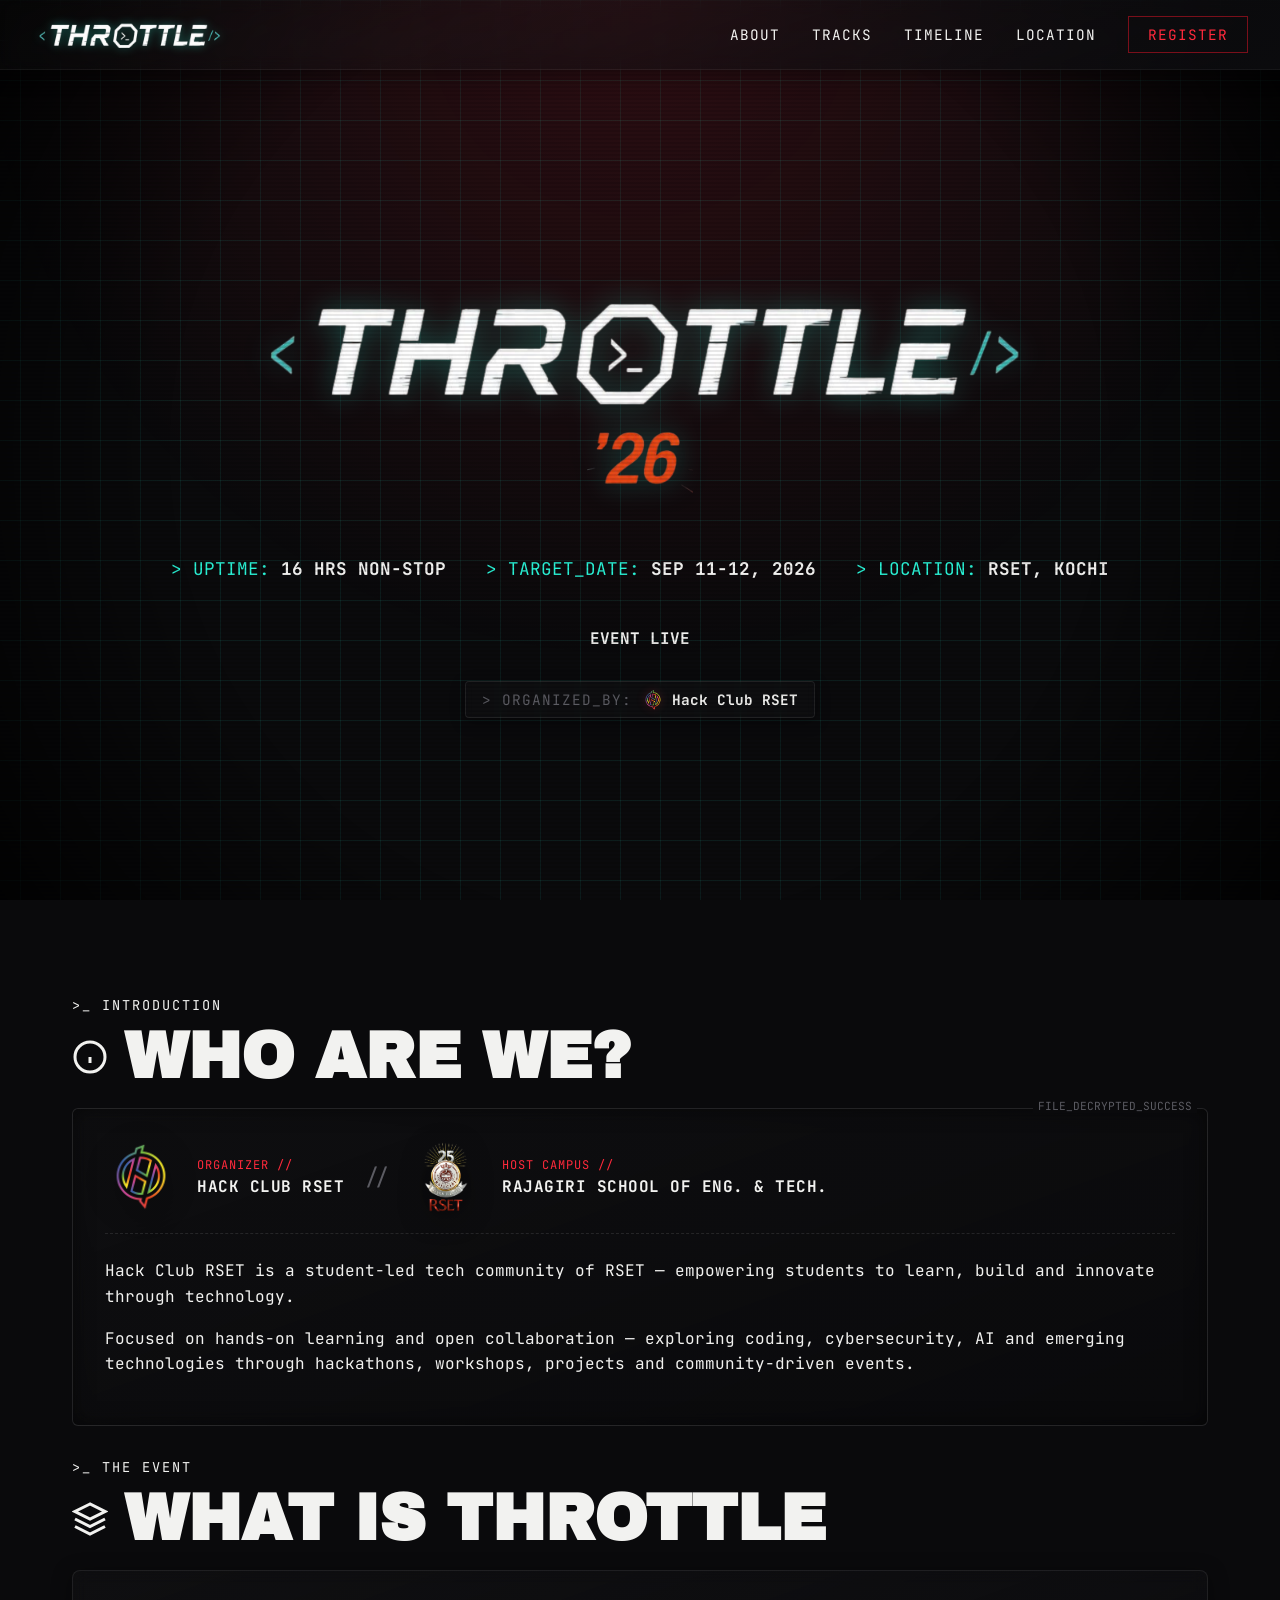
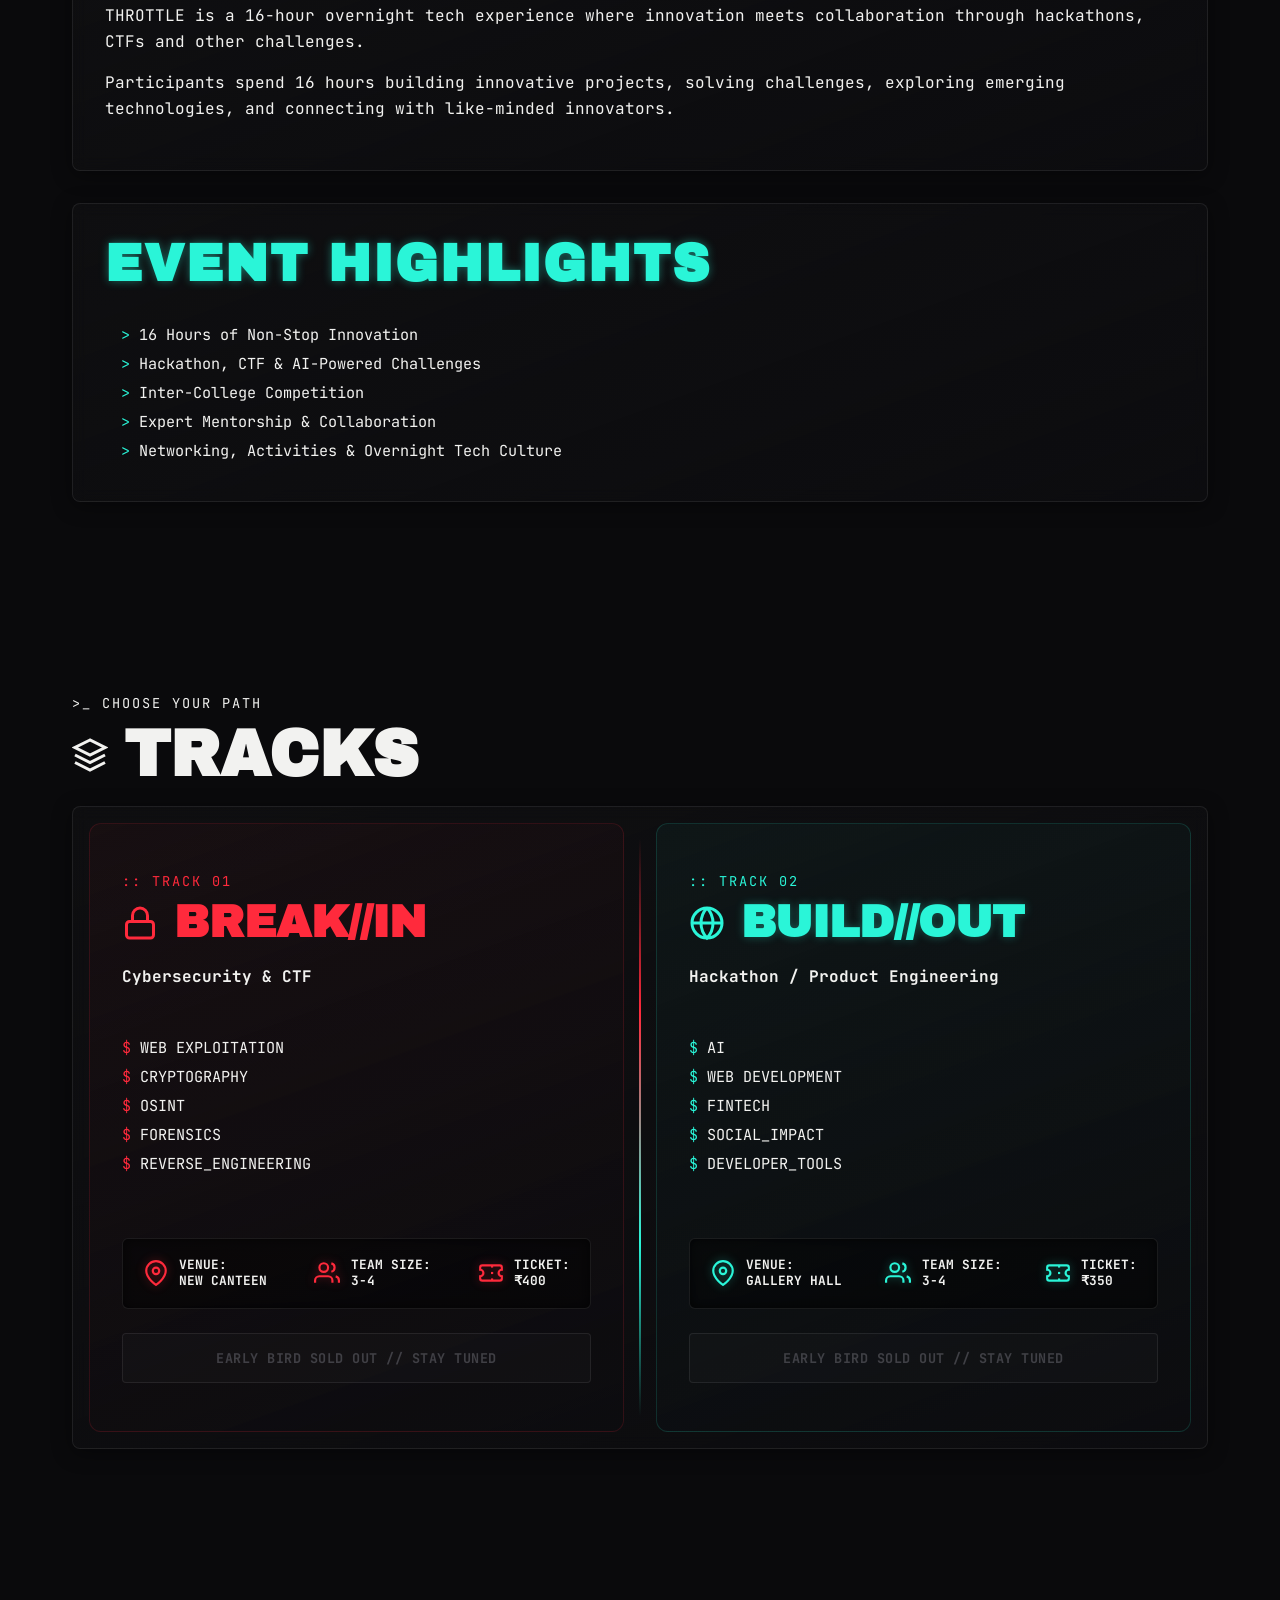
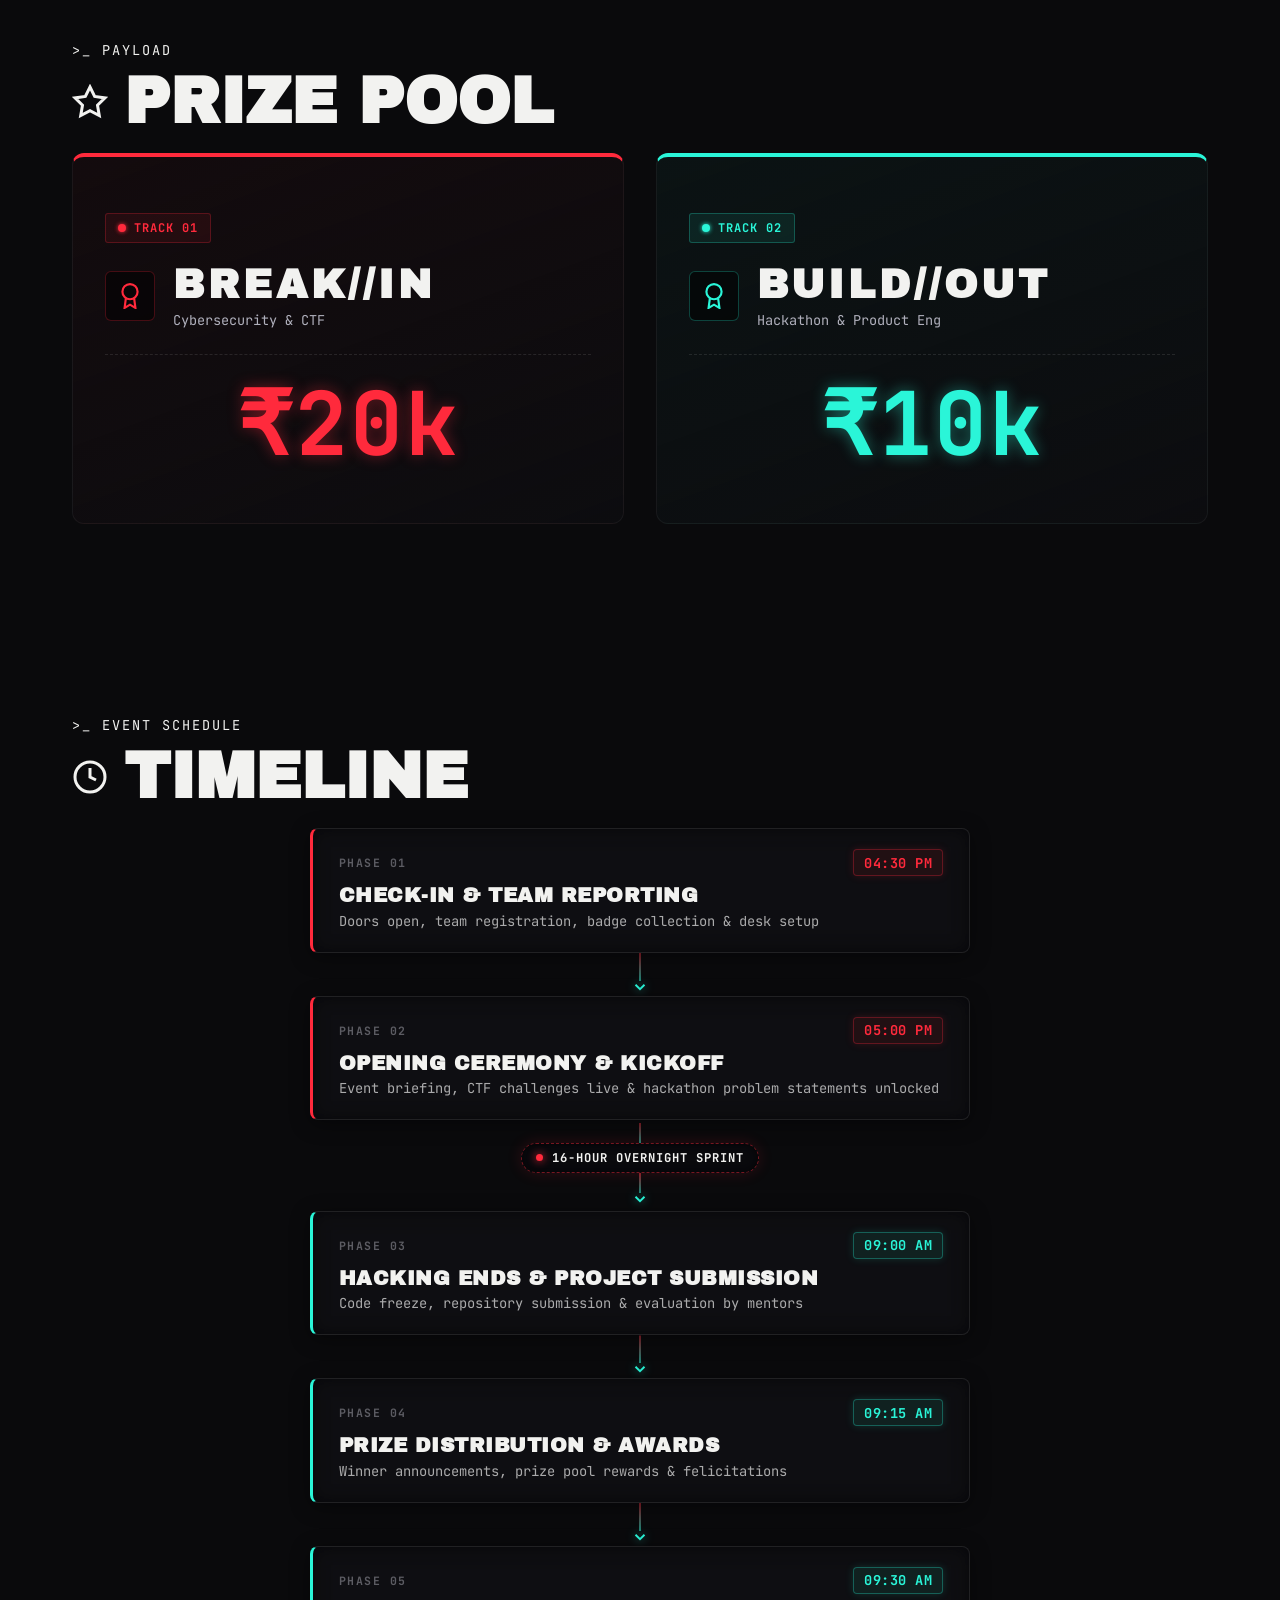
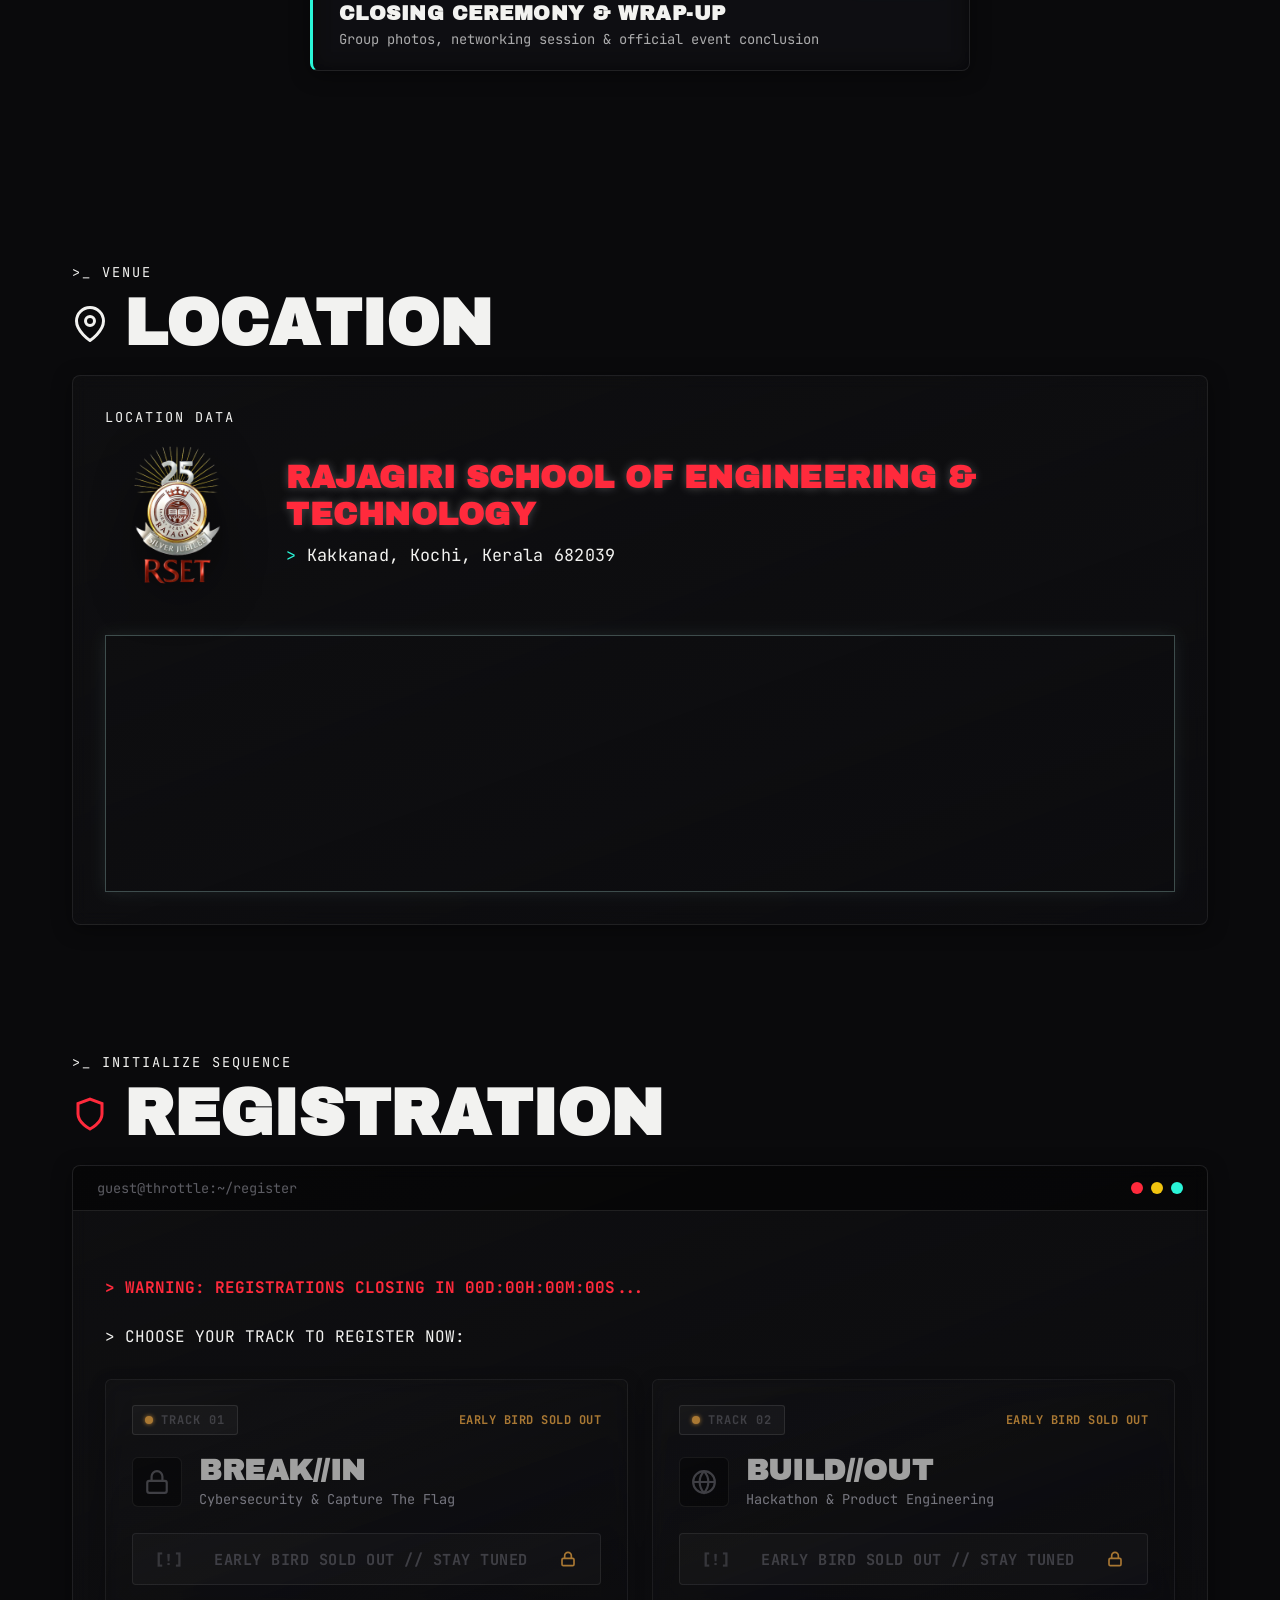
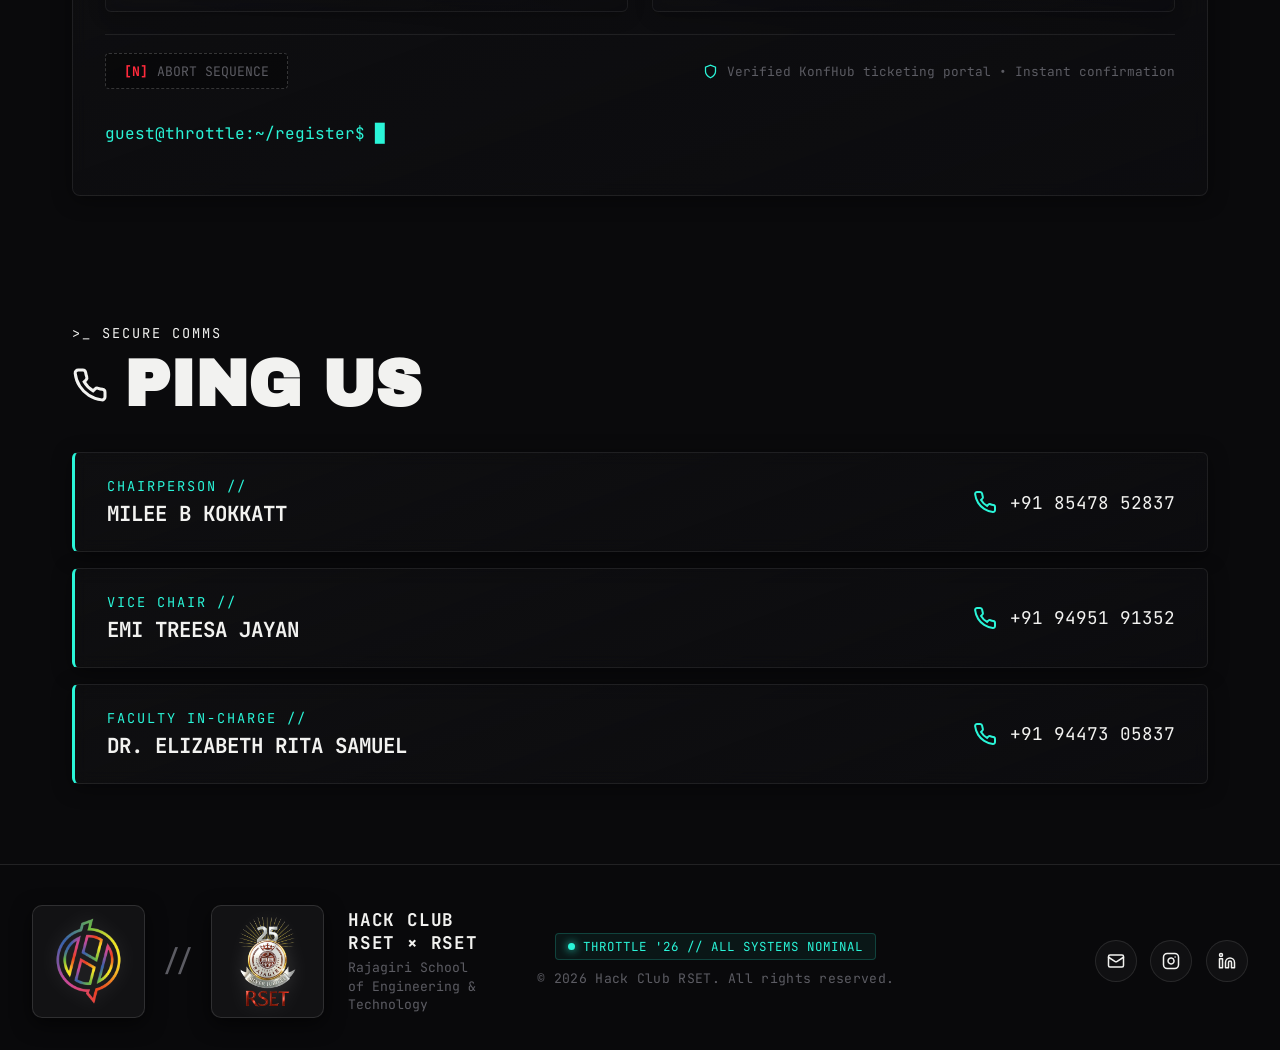
<file: main-site/index.html>
<!DOCTYPE html>
<html lang="en">

<head>
    <meta charset="UTF-8">
    <meta name="viewport" content="width=device-width, initial-scale=1.0">
    <title>THROTTLE '26</title>

    <!-- Google Fonts -->
    <link rel="preconnect" href="https://fonts.googleapis.com">
    <link rel="preconnect" href="https://fonts.gstatic.com" crossorigin>
    <link href="https://fonts.googleapis.com/css2?family=Archivo+Black&family=JetBrains+Mono:wght@400;700&display=swap"
        rel="stylesheet">

    <link rel="stylesheet" href="style.css">
</head>

<body>
    <!-- Preloader -->
    <div id="loader-screen">
        <div class="loader-shutter shutter-top"></div>
        <div class="loader-shutter shutter-bottom"></div>
        <div class="loader-circle"></div>
    </div>

    <!-- CRT Overlay & Vignette -->
    <div id="crt-overlay"></div>
    <div id="vignette"></div>

    <!-- Custom Cursor -->
    <div id="custom-cursor">█</div>

    <!-- Navbar -->
    <nav id="navbar" class="glass-panel">
        <a href="#boot" class="nav-brand" style="text-decoration: none;">
            <img src="assets/logo/throttle logo.png" alt="THROTTLE" class="nav-logo" decoding="async">
        </a>
        <button class="menu-toggle" id="mobile-menu-btn" aria-label="Toggle Navigation">
            <svg viewBox="0 0 24 24" fill="none" stroke="currentColor" stroke-width="2">
                <path d="M6 9l6 6 6-6" />
            </svg>
        </button>
        <div class="nav-links" id="nav-links">
            <a href="#breach">ABOUT</a>
            <a href="#tracks">TRACKS</a>
            <a href="#timeline">TIMELINE</a>
            <a href="#location">LOCATION</a>
            <!-- <a href="#sponsors">SPONSORS</a> -->
            <a href="#shutdown" class="nav-cta">REGISTER</a>
        </div>
    </nav>

    <!-- Boot Sequence -->
    <section id="boot" class="fullscreen-section">
        <div class="content-wrapper">
            <div class="terminal-window">
                <div id="main-title">
                    <div class="logo-float-wrapper">
                        <img src="assets/logo/throttle logo 26.png" alt="THROTTLE '26" class="hero-logo"
                            decoding="async">
                    </div>
                    <!-- 
                    <div class="desktop-only-title">
                        <h1 class="glitch-text" data-text="< THROTTLE />">
                            < THROTTLE />
                        </h1>
                    </div>
                    <div class="mobile-only-title">
                        <h1 class="glitch-text" data-text="<">&lt;</h1>
                        <h1 class="glitch-text" data-text="THROTTLE">THROTTLE</h1>
                        <h1 class="glitch-text" data-text="/>">/&gt;</h1>
                    </div>
                    <p class="subtitle">'26</p>
                    -->
                    <div class="stats-readout">
                        <div class="stat"><span class="stat-label">> UPTIME:</span> <span class="stat-value">16 HRS
                                NON-STOP</span></div>
                        <div class="stat"><span class="stat-label">> TARGET_DATE:</span> <span class="stat-value">SEP
                                11-12, 2026</span></div>
                        <div class="stat"><span class="stat-label">> LOCATION:</span> <span class="stat-value">RSET,
                                KOCHI</span></div>
                    </div>
                    <div class="countdown" id="countdown-timer">
                        <span class="time-block" id="days">00</span><span class="colon">:</span>
                        <span class="time-block" id="hours">00</span><span class="colon">:</span>
                        <span class="time-block" id="minutes">00</span><span class="colon">:</span>
                        <span class="time-block" id="seconds">00</span>
                    </div>
                    <div class="meta-info">
                        <div class="hero-organizer-badge">
                            <span class="organizer-label">> ORGANIZED_BY:</span>
                            <span class="organizer-club-pill">
                                <img src="assets/logo/hack club logo.png" alt="Hack Club RSET" class="hero-club-logo"
                                    decoding="async">
                                <span class="organizer-name">Hack Club RSET</span>
                            </span>
                        </div>
                    </div>
                </div>
            </div>
        </div>
    </section>

    <!-- Breach (About) -->
    <section id="breach" class="content-wrapper content-section fade-in">
        <div class="section-header">
            <span class="eyebrow">>_ INTRODUCTION</span>
            <div class="header-with-icon">
                <svg class="icon" viewBox="0 0 24 24" fill="none" stroke="currentColor" stroke-width="2">
                    <circle cx="12" cy="12" r="10"></circle>
                    <line x1="12" y1="16" x2="12" y2="12"></line>
                    <line x1="12" y1="8" x2="12.01" y2="8"></line>
                </svg>
                <h2 class="glitch-text" data-text="WHO ARE WE?">WHO ARE WE?</h2>
            </div>
        </div>
        <div class="decrypted-file glass-panel">
            <div class="breach-identity-bar">
                <div class="identity-badge">
                    <img src="assets/logo/hack club logo.png" alt="Hack Club RSET" class="identity-logo" loading="lazy"
                        decoding="async">
                    <div class="identity-text">
                        <span class="identity-role">ORGANIZER //</span>
                        <span class="identity-title">HACK CLUB RSET</span>
                    </div>
                </div>
                <div class="identity-divider">//</div>
                <div class="identity-badge">
                    <img src="assets/logo/rset logo.png" alt="RSET" class="identity-logo" loading="lazy"
                        decoding="async">
                    <div class="identity-text">
                        <span class="identity-role">HOST CAMPUS //</span>
                        <span class="identity-title">RAJAGIRI SCHOOL OF ENG. & TECH.</span>
                    </div>
                </div>
            </div>
            <p>Hack Club RSET is a student-led tech community of RSET — empowering students
                to learn, build and innovate through technology.</p>
            <p>Focused on hands-on learning and open collaboration — exploring coding, cybersecurity, AI and emerging
                technologies through hackathons, workshops, projects and community-driven events.</p>
        </div>

        <div class="section-header mt-4">
            <span class="eyebrow">>_ THE EVENT</span>
            <div class="header-with-icon">
                <svg class="icon" viewBox="0 0 24 24" fill="none" stroke="currentColor" stroke-width="2">
                    <path d="M12 2L2 7l10 5 10-5-10-5zM2 17l10 5 10-5M2 12l10 5 10-5"></path>
                </svg>
                <h2 class="glitch-text" data-text="WHAT IS THROTTLE?">WHAT IS THROTTLE</h2>
            </div>
        </div>
        <div class="terminal-block glass-panel">
            <p>THROTTLE is a 16-hour overnight tech experience where innovation meets collaboration through hackathons,
                CTFs and other challenges.</p>
            <p>Participants spend 16 hours building innovative projects, solving challenges, exploring emerging
                technologies, and connecting with like-minded innovators.</p>
        </div>

        <div class="event-highlights glass-panel mt-4">
            <h3 class="highlight-heading">EVENT HIGHLIGHTS</h3>
            <ul class="highlight-list">
                <li>16 Hours of Non-Stop Innovation</li>
                <li>Hackathon, CTF & AI-Powered Challenges</li>
                <li>Inter-College Competition</li>
                <li>Expert Mentorship & Collaboration</li>
                <li>Networking, Activities & Overnight Tech Culture</li>
            </ul>
        </div>
    </section>

    <!-- Tracks Split Screen -->
    <section id="tracks" class="fade-in content-wrapper content-section">
        <div class="section-header">
            <span class="eyebrow">>_ CHOOSE YOUR PATH</span>
            <div class="header-with-icon">
                <svg class="icon" viewBox="0 0 24 24" fill="none" stroke="currentColor" stroke-width="2">
                    <polygon points="12 2 2 7 12 12 22 7 12 2"></polygon>
                    <polyline points="2 17 12 22 22 17"></polyline>
                    <polyline points="2 12 12 17 22 12"></polyline>
                </svg>
                <h2 class="glitch-text" data-text="TRACKS">TRACKS</h2>
            </div>
        </div>
        <div class="tracks-container glass-panel">
            <div class="track left-track break-in">
                <div class="track-content">
                    <span class="eyebrow-red">:: TRACK 01</span>
                    <div class="header-with-icon">
                        <svg class="icon red-icon" viewBox="0 0 24 24" fill="none" stroke="currentColor"
                            stroke-width="2">
                            <rect x="3" y="11" width="18" height="11" rx="2" ry="2"></rect>
                            <path d="M7 11V7a5 5 0 0 1 10 0v4"></path>
                        </svg>
                        <h2>BREAK//IN</h2>
                    </div>
                    <p class="track-desc">Cybersecurity & CTF</p>
                    <ul class="process-list">
                        <li>WEB EXPLOITATION</li>
                        <li>CRYPTOGRAPHY</li>
                        <li>OSINT</li>
                        <li>FORENSICS</li>
                        <li>REVERSE_ENGINEERING</li>
                    </ul>
                    <div class="track-meta">
                        <div class="meta-item">
                            <svg class="icon meta-icon" viewBox="0 0 24 24" fill="none" stroke="currentColor"
                                stroke-width="2">
                                <path d="M21 10c0 7-9 13-9 13s-9-6-9-13a9 9 0 0 1 18 0z"></path>
                                <circle cx="12" cy="10" r="3"></circle>
                            </svg>
                            <span>VENUE: <br>NEW CANTEEN</span>
                        </div>
                        <div class="meta-item">
                            <svg class="icon meta-icon" viewBox="0 0 24 24" fill="none" stroke="currentColor"
                                stroke-width="2">
                                <path d="M17 21v-2a4 4 0 0 0-4-4H5a4 4 0 0 0-4 4v2"></path>
                                <circle cx="9" cy="7" r="4"></circle>
                                <path d="M23 21v-2a4 4 0 0 0-3-3.87"></path>
                                <path d="M16 3.13a4 4 0 0 1 0 7.75"></path>
                            </svg>
                            <span>TEAM SIZE: <br>3-4</span>
                        </div>
                        <div class="meta-item">
                            <svg class="icon meta-icon" viewBox="0 0 24 24" fill="none" stroke="currentColor"
                                stroke-width="2">
                                <path
                                    d="M2 9a3 3 0 0 1 0 6v2a2 2 0 0 0 2 2h16a2 2 0 0 0 2-2v-2a3 3 0 0 1 0-6V7a2 2 0 0 0-2-2H4a2 2 0 0 0-2 2z">
                                </path>
                                <path d="M13 5v2"></path>
                                <path d="M13 11v2"></path>
                                <path d="M13 17v2"></path>
                            </svg>
                            <span>TICKET: <br>₹400</span>
                        </div>
                    </div>
                    <div class="track-actions">
                        <!-- ACTIVE / OPEN STATE (shown when registrations open) -->
                        <a href="https://konfhub.com/ctf-throttle" target="_blank" rel="noopener noreferrer"
                            class="track-reg-btn track-btn-red" id="track-ctf-open-btn">
                            <span>REGISTER FOR CTF</span>
                            <span class="btn-arrow">↗</span>
                        </a>
                        <!-- SOLD OUT / CLOSED STATE (shown when sold out) -->
                        <button class="track-reg-btn track-btn-disabled" id="track-ctf-closed-btn" disabled aria-disabled="true" style="display: none;">
                            <span>EARLY BIRD SOLD OUT // STAY TUNED</span>
                        </button>
                    </div>
                </div>
            </div>
            <div class="laser-divider"></div>
            <div class="track right-track build-out">
                <div class="track-content">
                    <span class="eyebrow-cyan">:: TRACK 02</span>
                    <div class="header-with-icon">
                        <svg class="icon cyan-icon" viewBox="0 0 24 24" fill="none" stroke="currentColor"
                            stroke-width="2">
                            <circle cx="12" cy="12" r="10"></circle>
                            <path d="M12 2a14.5 14.5 0 0 0 0 20 14.5 14.5 0 0 0 0-20"></path>
                            <path d="M2 12h20"></path>
                        </svg>
                        <h2>BUILD//OUT</h2>
                    </div>
                    <p class="track-desc">Hackathon / Product Engineering</p>
                    <ul class="process-list">
                        <li>AI</li>
                        <li>WEB DEVELOPMENT</li>
                        <li>FINTECH</li>
                        <li>SOCIAL_IMPACT</li>
                        <li>DEVELOPER_TOOLS</li>
                    </ul>
                    <div class="track-meta">
                        <div class="meta-item">
                            <svg class="icon meta-icon" viewBox="0 0 24 24" fill="none" stroke="currentColor"
                                stroke-width="2">
                                <path d="M21 10c0 7-9 13-9 13s-9-6-9-13a9 9 0 0 1 18 0z"></path>
                                <circle cx="12" cy="10" r="3"></circle>
                            </svg>
                            <span>VENUE: <br>GALLERY HALL</span>
                        </div>
                        <div class="meta-item">
                            <svg class="icon meta-icon" viewBox="0 0 24 24" fill="none" stroke="currentColor"
                                stroke-width="2">
                                <path d="M17 21v-2a4 4 0 0 0-4-4H5a4 4 0 0 0-4 4v2"></path>
                                <circle cx="9" cy="7" r="4"></circle>
                                <path d="M23 21v-2a4 4 0 0 0-3-3.87"></path>
                                <path d="M16 3.13a4 4 0 0 1 0 7.75"></path>
                            </svg>
                            <span>TEAM SIZE: <br>3-4</span>
                        </div>
                        <div class="meta-item">
                            <svg class="icon meta-icon" viewBox="0 0 24 24" fill="none" stroke="currentColor"
                                stroke-width="2">
                                <path
                                    d="M2 9a3 3 0 0 1 0 6v2a2 2 0 0 0 2 2h16a2 2 0 0 0 2-2v-2a3 3 0 0 1 0-6V7a2 2 0 0 0-2-2H4a2 2 0 0 0-2 2z">
                                </path>
                                <path d="M13 5v2"></path>
                                <path d="M13 11v2"></path>
                                <path d="M13 17v2"></path>
                            </svg>
                            <span>TICKET: <br>₹350</span>
                        </div>
                    </div>
                    <div class="track-actions">
                        <!-- ACTIVE / OPEN STATE (shown when registrations open) -->
                        <a href="https://konfhub.com/hackathon-throttle" target="_blank" rel="noopener noreferrer"
                            class="track-reg-btn track-btn-cyan" id="track-hack-open-btn" style="display: none;">
                            <span>REGISTER FOR HACKATHON</span>
                            <span class="btn-arrow">↗</span>
                        </a>
                        <!-- SOLD OUT / CLOSED STATE (shown when sold out) -->
                        <button class="track-reg-btn track-btn-disabled" id="track-hack-closed-btn" disabled
                            aria-disabled="true">
                            <span>EARLY BIRD SOLD OUT // STAY TUNED</span>
                        </button>
                    </div>
                </div>
            </div>
        </div>
    </section>

    <!-- Payload (Prizes) -->
    <section id="payload" class="content-wrapper content-section fade-in">
        <div class="section-header">
            <span class="eyebrow">>_ PAYLOAD</span>
            <div class="header-with-icon">
                <svg class="icon" viewBox="0 0 24 24" fill="none" stroke="currentColor" stroke-width="2">
                    <polygon
                        points="12 2 15.09 8.26 22 9.27 17 14.14 18.18 21.02 12 17.77 5.82 21.02 7 14.14 2 9.27 8.91 8.26 12 2">
                    </polygon>
                </svg>
                <h2 class="glitch-text" data-text="PRIZE POOL">PRIZE POOL</h2>
            </div>
        </div>
        <div class="prize-grid">
            <div class="prize-card break-in-card">
                <div class="reg-card-header">
                    <span class="reg-track-badge badge-red">
                        <span class="live-dot dot-red"></span>
                        TRACK 01
                    </span>
                </div>
                <div class="reg-card-content">
                    <div class="reg-card-icon-wrap icon-red">
                        <svg viewBox="0 0 24 24" fill="none" stroke="currentColor" stroke-width="2">
                            <circle cx="12" cy="8" r="7"></circle>
                            <polyline points="8.21 13.89 7 23 12 20 17 23 15.79 13.88"></polyline>
                        </svg>
                    </div>
                    <div class="reg-card-text">
                        <h3 class="reg-card-title" style="text-align: left;">BREAK//IN</h3>
                        <p class="reg-card-sub" style="text-align: left;">Cybersecurity & CTF</p>
                    </div>
                </div>
                <div class="prize-amount-wrap">
                    <div class="prize-amount text-red decrypt" data-target="₹20k">₹20k</div>
                </div>
            </div>

            <div class="prize-card build-out-card">
                <div class="reg-card-header">
                    <span class="reg-track-badge badge-cyan">
                        <span class="live-dot dot-cyan"></span>
                        TRACK 02
                    </span>
                </div>
                <div class="reg-card-content">
                    <div class="reg-card-icon-wrap icon-cyan">
                        <svg viewBox="0 0 24 24" fill="none" stroke="currentColor" stroke-width="2">
                            <circle cx="12" cy="8" r="7"></circle>
                            <polyline points="8.21 13.89 7 23 12 20 17 23 15.79 13.88"></polyline>
                        </svg>
                    </div>
                    <div class="reg-card-text">
                        <h3 class="reg-card-title" style="text-align: left;">BUILD//OUT</h3>
                        <p class="reg-card-sub" style="text-align: left;">Hackathon & Product Eng</p>
                    </div>
                </div>
                <div class="prize-amount-wrap">
                    <div class="prize-amount text-cyan decrypt" data-target="₹10k">₹10k</div>
                </div>
            </div>
        </div>
    </section>

    <!-- Timeline / Schedule -->
    <section id="timeline" class="content-wrapper content-section fade-in">
        <div class="section-header">
            <span class="eyebrow">>_ EVENT SCHEDULE</span>
            <div class="header-with-icon">
                <svg class="icon" viewBox="0 0 24 24" fill="none" stroke="currentColor" stroke-width="2">
                    <circle cx="12" cy="12" r="10"></circle>
                    <polyline points="12 6 12 12 16 14"></polyline>
                </svg>
                <h2 class="glitch-text" data-text="TIMELINE">TIMELINE</h2>
            </div>
        </div>

        <div class="flowchart-container" id="sys-log">
            <!-- Step 1 -->
            <div class="flow-node flow-node-red">
                <div class="flow-node-header">
                    <span class="flow-step-tag">PHASE 01</span>
                    <span class="flow-timestamp">04:30 PM</span>
                </div>
                <h3 class="flow-node-title">Check-In & Team Reporting</h3>
                <p class="flow-node-desc">Doors open, team registration, badge collection & desk setup</p>
            </div>

            <!-- Connector 1 -->
            <div class="flow-arrow-wrap">
                <div class="flow-stem"></div>
                <svg class="flow-arrow-head" viewBox="0 0 24 24" fill="none" stroke="currentColor" stroke-width="2.5">
                    <polyline points="6 9 12 15 18 9"></polyline>
                </svg>
            </div>

            <!-- Step 2 -->
            <div class="flow-node flow-node-red">
                <div class="flow-node-header">
                    <span class="flow-step-tag">PHASE 02</span>
                    <span class="flow-timestamp">05:00 PM</span>
                </div>
                <h3 class="flow-node-title">Opening Ceremony & Kickoff</h3>
                <p class="flow-node-desc">Event briefing, CTF challenges live & hackathon problem statements unlocked
                </p>
            </div>

            <!-- Overnight Connector -->
            <div class="flow-arrow-wrap overnight-flow">
                <div class="flow-stem"></div>
                <div class="overnight-pill">
                    <span class="pulse-dot"></span>
                    <span>16-HOUR OVERNIGHT SPRINT</span>
                </div>
                <div class="flow-stem"></div>
                <svg class="flow-arrow-head" viewBox="0 0 24 24" fill="none" stroke="currentColor" stroke-width="2.5">
                    <polyline points="6 9 12 15 18 9"></polyline>
                </svg>
            </div>

            <!-- Step 3 -->
            <div class="flow-node flow-node-cyan">
                <div class="flow-node-header">
                    <span class="flow-step-tag">PHASE 03</span>
                    <span class="flow-timestamp">09:00 AM</span>
                </div>
                <h3 class="flow-node-title">Hacking Ends & Project Submission</h3>
                <p class="flow-node-desc">Code freeze, repository submission & evaluation by mentors</p>
            </div>

            <!-- Connector 3 -->
            <div class="flow-arrow-wrap">
                <div class="flow-stem"></div>
                <svg class="flow-arrow-head" viewBox="0 0 24 24" fill="none" stroke="currentColor" stroke-width="2.5">
                    <polyline points="6 9 12 15 18 9"></polyline>
                </svg>
            </div>

            <!-- Step 4 -->
            <div class="flow-node flow-node-cyan">
                <div class="flow-node-header">
                    <span class="flow-step-tag">PHASE 04</span>
                    <span class="flow-timestamp">09:15 AM</span>
                </div>
                <h3 class="flow-node-title">Prize Distribution & Awards</h3>
                <p class="flow-node-desc">Winner announcements, prize pool rewards & felicitations</p>
            </div>

            <!-- Connector 4 -->
            <div class="flow-arrow-wrap">
                <div class="flow-stem"></div>
                <svg class="flow-arrow-head" viewBox="0 0 24 24" fill="none" stroke="currentColor" stroke-width="2.5">
                    <polyline points="6 9 12 15 18 9"></polyline>
                </svg>
            </div>

            <!-- Step 5 -->
            <div class="flow-node flow-node-cyan">
                <div class="flow-node-header">
                    <span class="flow-step-tag">PHASE 05</span>
                    <span class="flow-timestamp">09:30 AM</span>
                </div>
                <h3 class="flow-node-title">Closing Ceremony & Wrap-Up</h3>
                <p class="flow-node-desc">Group photos, networking session & official event conclusion</p>
            </div>
        </div>
    </section>

    <!-- Location -->
    <section id="location" class="content-wrapper content-section fade-in">
        <div class="section-header">
            <span class="eyebrow">>_ VENUE</span>
            <div class="header-with-icon">
                <svg class="icon" viewBox="0 0 24 24" fill="none" stroke="currentColor" stroke-width="2">
                    <path d="M21 10c0 7-9 13-9 13s-9-6-9-13a9 9 0 0 1 18 0z"></path>
                    <circle cx="12" cy="10" r="3"></circle>
                </svg>
                <h2 class="glitch-text" data-text="LOCATION">LOCATION</h2>
            </div>
        </div>
        <div class="venue-block glass-panel">
            <span class="eyebrow">LOCATION DATA</span>
            <div class="venue-content">
                <div class="geolocate-data">
                    <div class="venue-title-lockup">
                        <img src="assets/logo/rset logo.png" alt="RSET College Crest" class="venue-college-logo"
                            loading="lazy" decoding="async">
                        <div class="venue-text-details">
                            <h3 class="venue-name text-red">RAJAGIRI SCHOOL OF ENGINEERING & TECHNOLOGY</h3>
                            <p>Kakkanad, Kochi, Kerala 682039</p>
                        </div>
                    </div>
                </div>
                <div class="map-embed">
                    <iframe
                        src="https://www.google.com/maps/embed?pb=!1m18!1m12!1m3!1d6608.201279801691!2d76.35356539534659!3d9.9953699000892!2m3!1f0!2f0!3f0!3m2!1i1024!2i768!4f13.1!3m3!1m2!1s0x3b080ca6b98ae0f7%3A0xc81786bb40617774!2sRajagiri%20School%20of%20Engineering%20%26%20Technology!5e0!3m2!1sen!2sin!4v1788086255292!5m2!1sen!2sin"
                        width="100%" height="250" style="border:0;" allowfullscreen="" loading="lazy"
                        referrerpolicy="no-referrer-when-downgrade">
                    </iframe>
                </div>
            </div>
        </div>
    </section>

    <!-- Sponsors -->
    <!--
    <section id="sponsors" class="content-wrapper content-section fade-in">
        <div class="section-header">
            <span class="eyebrow">>_ NETWORK ALLIES</span>
            <div class="header-with-icon">
                <svg class="icon" viewBox="0 0 24 24" fill="none" stroke="currentColor" stroke-width="2">
                    <rect x="3" y="3" width="18" height="18" rx="2" ry="2"></rect>
                    <line x1="3" y1="9" x2="21" y2="9"></line>
                    <line x1="9" y1="21" x2="9" y2="9"></line>
                </svg>
                <h2 class="glitch-text" data-text="SPONSORS">SPONSORS</h2>
            </div>
        </div>

        <h3 class="sponsor-tier-title">PLATINUM</h3>
        <div class="sponsors-grid platinum-grid">
            <div class="sponsor-card platinum glass-panel">
                <div class="sponsor-logo decrypt-sponsor" data-target="[PLATINUM]">[TBD LOGO]</div>
            </div>
        </div>

        <h3 class="sponsor-tier-title mt-4">ASSOCIATE</h3>
        <div class="sponsors-grid associate-grid">
            <div class="sponsor-card associate glass-panel">
                <div class="sponsor-logo decrypt-sponsor" data-target="[ASSOCIATE 01]">[TBD LOGO]</div>
            </div>
            <div class="sponsor-card associate glass-panel">
                <div class="sponsor-logo decrypt-sponsor" data-target="[ASSOCIATE 02]">[TBD LOGO]</div>
            </div>
        </div>
    </section>
    -->

    <!-- Shutdown (Registration) -->
    <section id="shutdown" class="content-wrapper content-section fade-in">
        <div class="section-header">
            <span class="eyebrow">>_ INITIALIZE SEQUENCE</span>
            <div class="header-with-icon">
                <svg class="icon red-icon" viewBox="0 0 24 24" fill="none" stroke="currentColor" stroke-width="2">
                    <path d="M12 22s8-4 8-10V5l-8-3-8 3v7c0 6 8 10 8 10z"></path>
                </svg>
                <h2 class="glitch-text" data-text="REGISTRATION">REGISTRATION</h2>
            </div>
        </div>
        <div class="terminal-prompt glass-panel">
            <div class="terminal-header">
                <span class="terminal-title">guest@throttle:~/register</span>
                <span class="terminal-controls">
                    <span class="control-dot close"></span>
                    <span class="control-dot minimize"></span>
                    <span class="control-dot expand"></span>
                </span>
            </div>
            <div class="terminal-body">
                <div class="reg-terminal-alerts">
                    <p class="warning-text mt-4">> WARNING: REGISTRATIONS CLOSING IN <span
                            id="reg-days">00</span>D:<span id="reg-hours">00</span>H:<span
                            id="reg-minutes">00</span>M:<span id="reg-seconds">00</span>S...
                    </p>
                    <p class="prompt-text">> CHOOSE YOUR TRACK TO REGISTER NOW:</p>
                </div>

                <div class="reg-options-grid">
                    <!-- CTF Track Register CTA Card -->
                    <!-- ACTIVE / OPEN STATE (shown when registrations open) -->
                    <a href="https://konfhub.com/ctf-throttle" target="_blank" rel="noopener noreferrer"
                        class="reg-card reg-btn ctf-reg" id="reg-ctf-open-card">
                        <div class="reg-card-header">
                            <span class="reg-track-badge badge-red">
                                <span class="live-dot dot-red"></span>
                                TRACK 01
                            </span>
                            <span class="reg-portal-status">PORTAL ACTIVE ↗</span>
                        </div>
                        <div class="reg-card-content">
                            <div class="reg-card-icon-wrap icon-red">
                                <svg viewBox="0 0 24 24" fill="none" stroke="currentColor" stroke-width="2">
                                    <rect x="3" y="11" width="18" height="11" rx="2" ry="2"></rect>
                                    <path d="M7 11V7a5 5 0 0 1 10 0v4"></path>
                                </svg>
                            </div>
                            <div class="reg-card-text">
                                <h3 class="reg-card-title">BREAK//IN</h3>
                                <p class="reg-card-sub">Cybersecurity & Capture The Flag</p>
                            </div>
                        </div>
                        <div class="reg-cta-button cta-red">
                            <span class="cta-prefix">[Y]</span>
                            <span class="cta-label">REGISTER FOR CTF</span>
                            <span class="cta-arrow">
                                <svg viewBox="0 0 24 24" fill="none" stroke="currentColor" stroke-width="2.5">
                                    <line x1="5" y1="12" x2="19" y2="12"></line>
                                    <polyline points="12 5 19 12 12 19"></polyline>
                                </svg>
                            </span>
                        </div>
                    </a>

                    <!-- SOLD OUT / CLOSED STATE (shown when sold out) -->
                    <div class="reg-card reg-card-disabled ctf-reg" id="reg-ctf-closed-card" role="region"
                        aria-label="CTF Track - Early Bird Sold Out" style="display: none;">
                        <div class="reg-card-header">
                            <span class="reg-track-badge badge-muted">
                                <span class="live-dot dot-amber"></span>
                                TRACK 01
                            </span>
                            <span class="reg-portal-status status-sold-out">EARLY BIRD SOLD OUT</span>
                        </div>
                        <div class="reg-card-content">
                            <div class="reg-card-icon-wrap icon-muted">
                                <svg viewBox="0 0 24 24" fill="none" stroke="currentColor" stroke-width="2">
                                    <rect x="3" y="11" width="18" height="11" rx="2" ry="2"></rect>
                                    <path d="M7 11V7a5 5 0 0 1 10 0v4"></path>
                                </svg>
                            </div>
                            <div class="reg-card-text">
                                <h3 class="reg-card-title">BREAK//IN</h3>
                                <p class="reg-card-sub">Cybersecurity & Capture The Flag</p>
                            </div>
                        </div>
                        <div class="reg-cta-button cta-disabled">
                            <span class="cta-prefix">[!]</span>
                            <span class="cta-label">EARLY BIRD SOLD OUT // STAY TUNED</span>
                            <span class="cta-lock">
                                <svg viewBox="0 0 24 24" fill="none" stroke="currentColor" stroke-width="2.5">
                                    <rect x="3" y="11" width="18" height="11" rx="2" ry="2"></rect>
                                    <path d="M7 11V7a5 5 0 0 1 10 0v4"></path>
                                </svg>
                            </span>
                        </div>
                    </div>

                    <!-- Hackathon Track Register CTA Card -->
                    <!-- ACTIVE / OPEN STATE (shown when registrations open) -->
                    <a href="https://konfhub.com/hackathon-throttle" target="_blank" rel="noopener noreferrer"
                        class="reg-card reg-btn hack-reg" id="reg-hack-open-card" style="display: none;">
                        <div class="reg-card-header">
                            <span class="reg-track-badge badge-cyan">
                                <span class="live-dot dot-cyan"></span>
                                TRACK 02
                            </span>
                            <span class="reg-portal-status">PORTAL ACTIVE ↗</span>
                        </div>
                        <div class="reg-card-content">
                            <div class="reg-card-icon-wrap icon-cyan">
                                <svg viewBox="0 0 24 24" fill="none" stroke="currentColor" stroke-width="2">
                                    <circle cx="12" cy="12" r="10"></circle>
                                    <path d="M12 2a14.5 14.5 0 0 0 0 20 14.5 14.5 0 0 0 0-20"></path>
                                    <path d="M2 12h20"></path>
                                </svg>
                            </div>
                            <div class="reg-card-text">
                                <h3 class="reg-card-title">BUILD//OUT</h3>
                                <p class="reg-card-sub">Hackathon & Product Engineering</p>
                            </div>
                        </div>
                        <div class="reg-cta-button cta-cyan">
                            <span class="cta-prefix">[Y]</span>
                            <span class="cta-label">REGISTER FOR HACKATHON</span>
                            <span class="cta-arrow">
                                <svg viewBox="0 0 24 24" fill="none" stroke="currentColor" stroke-width="2.5">
                                    <line x1="5" y1="12" x2="19" y2="12"></line>
                                    <polyline points="12 5 19 12 12 19"></polyline>
                                </svg>
                            </span>
                        </div>
                    </a>

                    <!-- SOLD OUT / CLOSED STATE (shown when sold out) -->
                    <div class="reg-card reg-card-disabled hack-reg" id="reg-hack-closed-card" role="region"
                        aria-label="Hackathon Track - Early Bird Sold Out">
                        <div class="reg-card-header">
                            <span class="reg-track-badge badge-muted">
                                <span class="live-dot dot-amber"></span>
                                TRACK 02
                            </span>
                            <span class="reg-portal-status status-sold-out">EARLY BIRD SOLD OUT</span>
                        </div>
                        <div class="reg-card-content">
                            <div class="reg-card-icon-wrap icon-muted">
                                <svg viewBox="0 0 24 24" fill="none" stroke="currentColor" stroke-width="2">
                                    <circle cx="12" cy="12" r="10"></circle>
                                    <path d="M12 2a14.5 14.5 0 0 0 0 20 14.5 14.5 0 0 0 0-20"></path>
                                    <path d="M2 12h20"></path>
                                </svg>
                            </div>
                            <div class="reg-card-text">
                                <h3 class="reg-card-title">BUILD//OUT</h3>
                                <p class="reg-card-sub">Hackathon & Product Engineering</p>
                            </div>
                        </div>
                        <div class="reg-cta-button cta-disabled">
                            <span class="cta-prefix">[!]</span>
                            <span class="cta-label">EARLY BIRD SOLD OUT // STAY TUNED</span>
                            <span class="cta-lock">
                                <svg viewBox="0 0 24 24" fill="none" stroke="currentColor" stroke-width="2.5">
                                    <rect x="3" y="11" width="18" height="11" rx="2" ry="2"></rect>
                                    <path d="M7 11V7a5 5 0 0 1 10 0v4"></path>
                                </svg>
                            </span>
                        </div>
                    </div>
                </div>

                <div class="reg-footer-toolbar">
                    <a href="#" class="reg-abort-action no-reg" id="btn-decline">
                        <span class="btn-prefix">[N]</span>
                        <span class="btn-text">ABORT SEQUENCE</span>
                    </a>
                    <div class="reg-security-badge">
                        <svg class="secure-icon" viewBox="0 0 24 24" fill="none" stroke="currentColor" stroke-width="2">
                            <path d="M12 22s8-4 8-10V5l-8-3-8 3v7c0 6 8 10 8 10z"></path>
                        </svg>
                        <span>Verified KonfHub ticketing portal • Instant confirmation</span>
                    </div>
                </div>

                <p class="cursor-line">guest@throttle:~/register$ <span class="blinking-cursor">█</span></p>
            </div>
        </div>
    </section>

    <!-- Contact Section -->
    <section id="contact" class="content-wrapper content-section fade-in">
        <div class="section-header">
            <span class="eyebrow">>_ SECURE COMMS</span>
            <div class="header-with-icon">
                <svg class="icon" viewBox="0 0 24 24" fill="none" stroke="currentColor" stroke-width="2">
                    <path
                        d="M22 16.92v3a2 2 0 0 1-2.18 2 19.79 19.79 0 0 1-8.63-3.07 19.5 19.5 0 0 1-6-6 19.79 19.79 0 0 1-3.07-8.67A2 2 0 0 1 4.11 2h3a2 2 0 0 1 2 1.72 12.84 12.84 0 0 0 .7 2.81 2 2 0 0 1-.45 2.11L8.09 9.91a16 16 0 0 0 6 6l1.27-1.27a2 2 0 0 1 2.11-.45 12.84 12.84 0 0 0 2.81.7A2 2 0 0 1 22 16.92z">
                    </path>
                </svg>
                <h2 class="glitch-text" data-text="PING US">PING US</h2>
            </div>
        </div>
        <div class="contact-list">
            <div class="contact-row glass-panel">
                <div class="contact-info">
                    <span class="person-role">CHAIRPERSON //</span>
                    <span class="person-name">MILEE B KOKKATT</span>
                </div>
                <a href="tel:[PHONE_1]" class="person-phone">
                    <svg class="icon phone-icon" viewBox="0 0 24 24" fill="none" stroke="currentColor" stroke-width="2">
                        <path
                            d="M22 16.92v3a2 2 0 0 1-2.18 2 19.79 19.79 0 0 1-8.63-3.07 19.5 19.5 0 0 1-6-6 19.79 19.79 0 0 1-3.07-8.67A2 2 0 0 1 4.11 2h3a2 2 0 0 1 2 1.72 12.84 12.84 0 0 0 .7 2.81 2 2 0 0 1-.45 2.11L8.09 9.91a16 16 0 0 0 6 6l1.27-1.27a2 2 0 0 1 2.11-.45 12.84 12.84 0 0 0 2.81.7A2 2 0 0 1 22 16.92z">
                        </path>
                    </svg>
                    +91 85478 52837
                </a>
            </div>
            <div class="contact-row glass-panel">
                <div class="contact-info">
                    <span class="person-role">VICE CHAIR //</span>
                    <span class="person-name">EMI TREESA JAYAN</span>
                </div>
                <a href="tel:[PHONE_2]" class="person-phone">
                    <svg class="icon phone-icon" viewBox="0 0 24 24" fill="none" stroke="currentColor" stroke-width="2">
                        <path
                            d="M22 16.92v3a2 2 0 0 1-2.18 2 19.79 19.79 0 0 1-8.63-3.07 19.5 19.5 0 0 1-6-6 19.79 19.79 0 0 1-3.07-8.67A2 2 0 0 1 4.11 2h3a2 2 0 0 1 2 1.72 12.84 12.84 0 0 0 .7 2.81 2 2 0 0 1-.45 2.11L8.09 9.91a16 16 0 0 0 6 6l1.27-1.27a2 2 0 0 1 2.11-.45 12.84 12.84 0 0 0 2.81.7A2 2 0 0 1 22 16.92z">
                        </path>
                    </svg>
                    +91 94951 91352
                </a>
            </div>
            <div class="contact-row glass-panel">
                <div class="contact-info">
                    <span class="person-role">FACULTY IN-CHARGE //</span>
                    <span class="person-name">DR. ELIZABETH RITA SAMUEL</span>
                </div>
                <a href="tel:[PHONE_3]" class="person-phone">
                    <svg class="icon phone-icon" viewBox="0 0 24 24" fill="none" stroke="currentColor" stroke-width="2">
                        <path
                            d="M22 16.92v3a2 2 0 0 1-2.18 2 19.79 19.79 0 0 1-8.63-3.07 19.5 19.5 0 0 1-6-6 19.79 19.79 0 0 1-3.07-8.67A2 2 0 0 1 4.11 2h3a2 2 0 0 1 2 1.72 12.84 12.84 0 0 0 .7 2.81 2 2 0 0 1-.45 2.11L8.09 9.91a16 16 0 0 0 6 6l1.27-1.27a2 2 0 0 1 2.11-.45 12.84 12.84 0 0 0 2.81.7A2 2 0 0 1 22 16.92z">
                        </path>
                    </svg>
                    +91 94473 05837
                </a>
            </div>
        </div>
    </section>

    <!-- Redesigned Uniform Footer -->
    <footer class="simple-footer">
        <div class="footer-inner">
            <!-- Left: Co-Branding -->
            <div class="footer-branding">
                <div class="footer-logos-group">
                    <a href="https://instagram.com/hackclubrset" target="_blank" rel="noopener noreferrer"
                        class="footer-logo-wrap" title="Hack Club RSET">
                        <img src="assets/logo/hack club logo.png" alt="Hack Club RSET" class="footer-brand-logo"
                            loading="lazy" decoding="async">
                    </a>
                    <span class="footer-brand-slash">//</span>
                    <a href="https://www.rajagiritech.ac.in/" target="_blank" rel="noopener noreferrer"
                        class="footer-logo-wrap" title="Rajagiri School of Engineering & Technology">
                        <img src="assets/logo/rset logo.png" alt="RSET" class="footer-brand-logo" loading="lazy"
                            decoding="async">
                    </a>
                </div>
                <div class="footer-brand-meta">
                    <span class="footer-brand-name">HACK CLUB RSET &times; RSET</span>
                    <span class="footer-brand-college">Rajagiri School of Engineering & Technology</span>
                </div>
            </div>

            <!-- Center: Status & Copyright -->
            <div class="footer-center">
                <div class="footer-sys-status">
                    <span class="footer-status-light"></span>
                    <span class="footer-status-text">THROTTLE '26 // ALL SYSTEMS NOMINAL</span>
                </div>
                <p class="footer-copy">&copy; 2026 Hack Club RSET. All rights reserved.</p>
            </div>

            <!-- Right: Socials -->
            <div class="footer-social-wrapper">
                <div class="footer-socials">
                    <a href="mailto:hackclubrset@gmail.com" target="_blank" rel="noopener noreferrer" class="social-btn"
                        aria-label="Email">
                        <svg xmlns="http://www.w3.org/2000/svg" width="18" height="18" viewBox="0 0 24 24" fill="none"
                            stroke="currentColor" stroke-width="2" stroke-linecap="round" stroke-linejoin="round">
                            <rect width="20" height="16" x="2" y="4" rx="2" />
                            <path d="m22 7-8.97 5.7a1.94 1.94 0 0 1-2.06 0L2 7" />
                        </svg>
                    </a>
                    <a href="https://instagram.com/hackclubrset" target="_blank" rel="noopener noreferrer"
                        class="social-btn" aria-label="Instagram">
                        <svg xmlns="http://www.w3.org/2000/svg" width="18" height="18" viewBox="0 0 24 24" fill="none"
                            stroke="currentColor" stroke-width="2" stroke-linecap="round" stroke-linejoin="round">
                            <rect width="20" height="20" x="2" y="2" rx="5" ry="5" />
                            <path d="M16 11.37A4 4 0 1 1 12.63 8 4 4 0 0 1 16 11.37z" />
                            <line x1="17.5" x2="17.51" y1="6.5" y2="6.5" />
                        </svg>
                    </a>
                    <a href="https://linkedin.com/company/hack-club-rset" target="_blank" rel="noopener noreferrer"
                        class="social-btn" aria-label="LinkedIn">
                        <svg xmlns="http://www.w3.org/2000/svg" width="18" height="18" viewBox="0 0 24 24" fill="none"
                            stroke="currentColor" stroke-width="2" stroke-linecap="round" stroke-linejoin="round">
                            <path d="M16 8a6 6 0 0 1 6 6v7h-4v-7a2 2 0 0 0-2-2 2 2 0 0 0-2 2v7h-4v-7a6 6 0 0 1 6-6z" />
                            <rect width="4" height="12" x="2" y="9" />
                            <circle cx="4" cy="4" r="2" />
                        </svg>
                    </a>
                </div>
            </div>
        </div>
    </footer>

    <!-- Registration Disclaimer Modal (RSET Students Policy) -->
    <div id="disclaimer-modal" class="modal-overlay" aria-hidden="true" role="dialog" aria-labelledby="modal-title"
        aria-describedby="modal-desc">
        <div class="modal-backdrop" id="modal-backdrop"></div>
        <div class="modal-container">
            <div class="terminal-window modal-window glass-panel">
                <div class="terminal-body modal-body">
                    <div class="modal-alert-badge">
                        <svg class="alert-icon" viewBox="0 0 24 24" fill="none" stroke="currentColor"
                            stroke-width="2.2">
                            <path
                                d="M10.29 3.86L1.82 18a2 2 0 0 0 1.71 3h16.94a2 2 0 0 0 1.71-3L13.71 3.86a2 2 0 0 0-3.42 0z">
                            </path>
                            <line x1="12" y1="9" x2="12" y2="13"></line>
                            <line x1="12" y1="17" x2="12.01" y2="17"></line>
                        </svg>
                        <span>RESTRICTED ACCESS // RSET POLICY</span>
                    </div>

                    <h3 id="modal-title" class="modal-heading glitch-text" data-text="REGISTRATION ADVISORY">
                        REGISTRATION ADVISORY</h3>

                    <div id="modal-desc" class="modal-content-text">
                        <div class="modal-highlight-box">
                            <p>> REGISTRATIONS ARE CLOSED FOR ALL RSET STUDENTS.</p>
                        </div>
                        <p class="modal-sub-p">
                            This portal is strictly for <strong>external college participants</strong>. Any registration from an RSET student will be <strong>cancelled with NO REFUNDS</strong>.
                        </p>
                        <p class="modal-prompt-p">
                            > Non-RSET participant? Confirm to proceed:
                        </p>
                    </div>

                    <div class="modal-actions">
                        <button type="button" class="modal-btn btn-abort" id="modal-btn-no">
                            <span class="btn-prefix">[N]</span>
                            <span>CANCEL</span>
                        </button>
                        <a href="#" target="_blank" rel="noopener noreferrer" class="modal-btn btn-proceed"
                            id="modal-btn-yes">
                            <span class="btn-prefix">[Y]</span>
                            <span>PROCEED</span>
                            <span class="btn-arrow">↗</span>
                        </a>
                    </div>
                </div>
            </div>
        </div>
    </div>

    <script src="script.js"></script>
</body>

</html>
</file>
<file: style.css>
/* 
  THROTTLE '26 - Terminal Bleed Design System
*/

:root {
  --void: #0A0A0C;
  --carbon: #151517;
  --signal-red: #FF2A3C;
  --signal-red-dim: #7A0F1A;
  --ghost-white: #F2F2F0;
  --static-grey: #5C5C63;
  --corrupt-cyan: #2AF5D8;

  --font-display: 'Archivo Black', sans-serif;
  --font-mono: 'JetBrains Mono', monospace;
}
html {
  scroll-behavior: smooth;
  scroll-padding-top: 15px;
  overflow-x: hidden;
}

* {
  margin: 0;
  padding: 0;
  box-sizing: border-box;
}

body {
  background-color: var(--void);
  color: var(--ghost-white);
  font-family: var(--font-mono);
  overflow-x: hidden;
  cursor: none;
  position: relative;
  isolation: isolate;
}

body::before {
  content: "";
  position: fixed;
  top: 0;
  left: 0;
  width: 100%;
  height: 100%;
  background-image:
    linear-gradient(rgba(42, 245, 216, 0.08) 1px, transparent 1px),
    linear-gradient(90deg, rgba(42, 245, 216, 0.08) 1px, transparent 1px),
    radial-gradient(circle at 50% 0%, rgba(255, 42, 60, 0.15) 0%, transparent 60%);
  background-size: 40px 40px, 40px 40px, 100% 100%;
  background-position: center top, center top, center top;
  pointer-events: none;
  z-index: -1;
  transform: translateZ(0);
}
::selection {
  background-color: var(--signal-red);
  color: var(--void);
}
h1,
h2,
h3 {
  font-family: var(--font-display);
  text-transform: uppercase;
  line-height: 1.1;
}

h1 {
  font-size: clamp(3rem, 8vw, 6rem);
}

h2 {
  font-size: clamp(2rem, 5vw, 4rem);
  margin-bottom: 1rem;
}

h3 {
  font-size: clamp(1.2rem, 3vw, 2rem);
  margin-bottom: 0.5rem;
}

p {
  font-size: 1rem;
  line-height: 1.6;
  margin-bottom: 1rem;
}

a {
  color: var(--signal-red);
  text-decoration: none;
  cursor: none;
}
#custom-cursor {
  position: fixed;
  top: 0;
  left: 0;
  color: var(--signal-red);
  font-family: var(--font-mono);
  font-size: 1.2rem;
  pointer-events: none;
  z-index: 9999;
  opacity: 0;
  transform: translate3d(-50%, -50%, 0);
  transition: opacity 0.15s ease;
  text-shadow: 0 0 5px var(--signal-red);
  will-change: transform;
}
#crt-overlay {
  position: fixed;
  top: 0;
  left: 0;
  width: 100%;
  height: 100vh;
  background: linear-gradient(rgba(18, 16, 16, 0) 50%,
      rgba(0, 0, 0, 0.25) 50%);
  background-size: 100% 4px;
  pointer-events: none;
  z-index: 9000;
  opacity: 0.35;
  transform: translateZ(0);
}

#vignette {
  position: fixed;
  top: 0;
  left: 0;
  width: 100%;
  height: 100vh;
  background: radial-gradient(circle,
      rgba(0, 0, 0, 0) 60%,
      rgba(0, 0, 0, 0.8) 100%);
  pointer-events: none;
  z-index: 9001;
  transform: translateZ(0);
}
.mt-4 {
  margin-top: 2rem;
}

.hidden {
  display: none !important;
}

.blinking {
  animation: blink 1s step-end infinite;
}

.text-red {
  color: var(--signal-red) !important;
}

.text-cyan {
  color: var(--corrupt-cyan) !important;
}

@keyframes blink {
  50% {
    opacity: 0;
  }
}
.fullscreen-section {
  min-height: 100vh;
  display: flex;
  flex-direction: column;
  justify-content: center;
  padding: 6rem 2rem 2rem 2rem;
  position: relative;
  z-index: 10;
}

.content-section {
  padding: 6rem 2rem;
  position: relative;
  z-index: 10;
}

.content-wrapper {
  max-width: 1200px;
  margin: 0 auto;
  width: 100%;
}
.glass-panel {
  background: linear-gradient(160deg, rgba(255, 255, 255, 0.02) 0%, rgba(13, 13, 16, 0.85) 100%);
  backdrop-filter: blur(8px);
  -webkit-backdrop-filter: blur(8px);
  border: 1px solid rgba(255, 255, 255, 0.08);
  box-shadow: 0 4px 20px rgba(0, 0, 0, 0.4);
  border-radius: 8px;
  padding: 2rem;
  position: relative;
  transition: transform 0.3s ease, box-shadow 0.3s ease, border-color 0.3s ease;
}

.glass-panel:hover {
  border-color: rgba(255, 255, 255, 0.15);
  box-shadow: 0 8px 30px rgba(0, 0, 0, 0.6);
  transform: translateY(-2px);
}
#navbar {
  position: fixed;
  top: 0;
  left: 0;
  width: 100%;
  z-index: 9998;
  display: flex;
  justify-content: space-between;
  align-items: center;
  padding: 1rem 2rem;
  border: none;
  border-bottom: 1px solid rgba(255, 255, 255, 0.05);
  border-radius: 0;
  transform: translateZ(0);
}

.nav-brand {
  font-family: var(--font-display);
  font-size: 1.5rem;
  color: var(--ghost-white);
  display: flex;
  align-items: center;
}

.nav-logo {
  height: 32px;
  width: auto;
  display: block;
  filter: drop-shadow(0 0 5px rgba(42, 245, 216, 0.4));
  transition: filter 0.3s ease;
}

.nav-brand:hover .nav-logo {
  filter: drop-shadow(0 0 10px rgba(42, 245, 216, 0.8));
}

.nav-links {
  display: flex;
  gap: 2rem;
  align-items: center;
}

.nav-links a {
  color: var(--ghost-white);
  transition: all 0.2s;
  font-size: 0.9rem;
  letter-spacing: 1px;
}

.nav-links a:hover {
  color: var(--corrupt-cyan);
  text-shadow: 0 0 8px var(--corrupt-cyan);
}

.menu-toggle {
  display: none;
  background: none;
  border: none;
  color: var(--ghost-white);
  cursor: pointer;
  width: 32px;
  height: 32px;
}

.menu-toggle svg {
  transition: transform 0.3s ease;
}

.nav-cta {
  color: var(--signal-red) !important;
  border: 1px solid var(--signal-red-dim);
  padding: 0.5rem 1.2rem;
}

.nav-cta:hover {
  background: rgba(255, 42, 60, 0.15);
  box-shadow: 0 0 15px rgba(255, 42, 60, 0.4);
  border-color: var(--signal-red);
}
.header-with-icon {
  display: flex;
  align-items: center;
  gap: 1rem;
  margin-bottom: 1rem;
}

.header-with-icon h2 {
  margin-bottom: 0;
}

.icon {
  width: 36px;
  height: 36px;
  color: var(--ghost-white);
}

.red-icon {
  color: var(--signal-red);
}

.cyan-icon {
  color: var(--corrupt-cyan);
}
#boot-text {
  color: var(--ghost-white);
  margin-bottom: 2rem;
  white-space: pre-line;
}

.logo-float-wrapper {
  margin: 4rem auto 1rem auto;
  display: flex;
  justify-content: center;
  animation: logo-float 4s ease-in-out infinite;
}

.hero-logo {
  max-width: 90vw;
  width: 800px;
  height: auto;
  display: block;
  filter: drop-shadow(0 0 15px rgba(42, 245, 216, 0.3));
  transition: filter 0.3s ease, transform 0.3s ease;
}

.hero-logo:hover {
  transform: scale(1.03);
  filter: drop-shadow(0 0 30px rgba(42, 245, 216, 0.8));
}

@keyframes logo-float {
  0% { transform: translateY(0px); }
  50% { transform: translateY(-10px); }
  100% { transform: translateY(0px); }
}

/*
.desktop-only-title {
  display: block;
}

.mobile-only-title {
  display: none;
}
*/
.terminal-window {
  text-align: center;
  display: flex;
  flex-direction: column;
  align-items: center;
}

.stats-readout {
  display: flex;
  flex-direction: row;
  justify-content: center;
  flex-wrap: wrap;
  gap: 2.5rem;
  margin: 3rem 0;
}

.stat {
  font-size: 1.1rem;
}

.stat-label {
  color: var(--corrupt-cyan);
}

.stat-value {
  color: var(--ghost-white);
  font-weight: bold;
}

.meta-info {
  margin-top: 1.5rem;
  margin-bottom: 3rem;
  display: flex;
  justify-content: center;
}

.hero-organizer-badge {
  display: inline-flex;
  align-items: center;
  justify-content: center;
  gap: 0.65rem;
  font-family: var(--font-mono);
  font-size: 0.9rem;
  color: var(--ghost-white);
  padding: 0.4rem 1rem;
  border-radius: 4px;
  background: rgba(255, 255, 255, 0.02);
  border: 1px solid rgba(255, 255, 255, 0.08);
  backdrop-filter: blur(4px);
  box-shadow: 0 4px 15px rgba(0, 0, 0, 0.3);
}

.hero-organizer-badge .organizer-label {
  color: var(--static-grey);
  letter-spacing: 1px;
}

.hero-organizer-badge .organizer-club-pill {
  display: inline-flex;
  align-items: center;
  gap: 0.5rem;
  color: var(--ghost-white);
  font-weight: 700;
}

.hero-club-logo {
  height: 22px;
  width: 22px;
  object-fit: contain;
  filter: drop-shadow(0 0 5px rgba(255, 42, 60, 0.4));
  vertical-align: middle;
}

.countdown {
  display: flex;
  gap: 1rem;
  justify-content: center;
  align-items: center;
  margin: 3rem 0 2rem 0;
  font-family: var(--font-mono);
  font-weight: bold;
}

.time-block {
  background: rgba(21, 21, 23, 0.7);
  border: 1px solid rgba(42, 245, 216, 0.3);
  box-shadow: 0 0 15px rgba(42, 245, 216, 0.15), inset 0 0 10px rgba(42, 245, 216, 0.1);
  border-radius: 8px;
  padding: 1rem;
  font-size: 2.5rem;
  color: var(--corrupt-cyan);
  text-shadow: 0 0 15px rgba(42, 245, 216, 0.5);
  min-width: 90px;
  display: flex;
  justify-content: center;
}

.colon {
  font-size: 2.5rem;
  color: var(--ghost-white);
  animation: blink 1.5s infinite;
  margin: 0 -0.2rem;
}
.glitch-text {
  position: relative;
  display: inline-block;
}

.glitch-text::before,
.glitch-text::after {
  content: attr(data-text);
  position: absolute;
  top: 0;
  left: 0;
  width: 100%;
  height: 100%;
  opacity: 0;
}
.glitch-text:hover::before,
.glitch-active::before {
  left: 2px;
  text-shadow: -2px 0 var(--signal-red);
  clip: rect(44px, 450px, 56px, 0);
  animation: glitch-anim 2s infinite linear alternate-reverse;
  opacity: 1;
}

.glitch-text:hover::after,
.glitch-active::after {
  left: -2px;
  text-shadow: -2px 0 var(--corrupt-cyan);
  clip: rect(44px, 450px, 56px, 0);
  animation: glitch-anim2 2s infinite linear alternate-reverse;
  opacity: 1;
}

@keyframes glitch-anim {
  0% {
    clip: rect(10px, 9999px, 83px, 0);
  }

  20% {
    clip: rect(64px, 9999px, 14px, 0);
  }

  40% {
    clip: rect(31px, 9999px, 91px, 0);
  }

  60% {
    clip: rect(78px, 9999px, 2px, 0);
  }

  80% {
    clip: rect(15px, 9999px, 55px, 0);
  }

  100% {
    clip: rect(98px, 9999px, 33px, 0);
  }
}

@keyframes glitch-anim2 {
  0% {
    clip: rect(85px, 9999px, 20px, 0);
  }

  20% {
    clip: rect(11px, 9999px, 60px, 0);
  }

  40% {
    clip: rect(90px, 9999px, 35px, 0);
  }

  60% {
    clip: rect(40px, 9999px, 80px, 0);
  }

  80% {
    clip: rect(2px, 9999px, 19px, 0);
  }

  100% {
    clip: rect(50px, 9999px, 99px, 0);
  }
}
.eyebrow,
.eyebrow-red,
.eyebrow-cyan {
  display: block;
  margin-bottom: 0.5rem;
  letter-spacing: 2px;
  font-size: 0.85rem;
}

.eyebrow {
  color: var(--ghost-white);
}

.eyebrow-red {
  color: var(--signal-red);
}

.eyebrow-cyan {
  color: var(--corrupt-cyan);
}
.decrypted-file,
.terminal-block {
  position: relative;
}

.decrypted-file {
  background: linear-gradient(160deg, rgba(21, 21, 23, 0.4) 0%, rgba(10, 10, 12, 0.9) 100%);
  padding: 2rem;
  border: 1px solid rgba(255, 255, 255, 0.1);
  border-radius: 6px;
  box-shadow: inset 0 0 20px rgba(0,0,0,0.5);
}

.decrypted-file::before {
  content: 'FILE_DECRYPTED_SUCCESS';
  position: absolute;
  top: -10px;
  right: 10px;
  background: var(--void);
  padding: 0 5px;
  color: var(--static-grey);
  font-size: 0.7rem;
}

.breach-identity-bar {
  display: flex;
  align-items: center;
  flex-wrap: wrap;
  gap: 1.25rem;
  margin-bottom: 1.5rem;
  padding-bottom: 1.25rem;
  border-bottom: 1px dashed rgba(255, 255, 255, 0.1);
}

.identity-badge {
  display: flex;
  align-items: center;
  gap: 1.25rem;
}

.identity-logo {
  height: 72px;
  width: 72px;
  object-fit: contain;
  background: transparent;
  padding: 0;
  border: none;
  box-shadow: none;
  filter: drop-shadow(0 4px 14px rgba(0, 0, 0, 0.6));
  transition: transform 0.3s ease, filter 0.3s ease;
}

.identity-badge:hover .identity-logo {
  transform: scale(1.06);
  filter: drop-shadow(0 0 18px rgba(255, 42, 60, 0.45));
}

.identity-text {
  display: flex;
  flex-direction: column;
  justify-content: center;
}

.identity-role {
  font-family: var(--font-mono);
  font-size: 0.75rem;
  color: var(--signal-red);
  letter-spacing: 1px;
  margin-bottom: 0.2rem;
}

.identity-title {
  font-family: var(--font-mono);
  font-size: 1rem;
  font-weight: 700;
  color: var(--ghost-white);
  letter-spacing: 0.5px;
}

.identity-divider {
  font-family: var(--font-mono);
  color: var(--static-grey);
  font-size: 1.4rem;
  user-select: none;
}

@media (max-width: 600px) {
  .identity-divider {
    display: none;
  }
  .identity-logo {
    height: 58px;
    width: 58px;
  }
}

.event-highlights {
  font-size: 0.95rem;
  color: var(--ghost-white);
}

.highlight-heading {
  color: var(--corrupt-cyan);
  margin-bottom: 2rem;
  font-size: clamp(2rem, 6vw, 3.2rem);
  font-weight: bold;
  letter-spacing: 2px;
  text-transform: uppercase;
  text-shadow: 0 0 10px rgba(42, 245, 216, 0.4);
}

.highlight-list {
  list-style-type: none;
  padding-left: 1rem;
}

.highlight-list li {
  margin-bottom: 0.5rem;
  color: var(--ghost-white);
}

.highlight-list li::before {
  content: "> ";
  color: var(--corrupt-cyan);
}
.tracks-container {
  display: flex;
  flex-wrap: wrap;
  min-height: 70vh;
  position: relative;
  padding: 0;
}

.track {
  flex: 1;
  padding: 3rem 2rem;
  margin: 1rem;
  border-radius: 12px;
  background: rgba(16, 16, 20, 0.8);
  border: 1px solid rgba(255, 255, 255, 0.05);
  transition: transform 0.3s ease, box-shadow 0.3s ease, border-color 0.3s ease;
  display: flex;
  flex-direction: column;
  justify-content: flex-start;
  min-width: 0;
  overflow-wrap: break-word;
}

.track-content {
  display: flex;
  flex-direction: column;
  flex: 1;
}

.track h2 {
  font-size: clamp(1.6rem, 3.5vw, 3rem);
  white-space: nowrap;
}

.track.left-track {
  background: linear-gradient(160deg, rgba(255, 42, 60, 0.04) 0%, rgba(13, 13, 16, 0.95) 100%);
  border: 1px solid rgba(255, 42, 60, 0.15);
}
.track.left-track:hover {
  border-color: rgba(255, 42, 60, 0.4);
  box-shadow: 0 8px 25px rgba(0, 0, 0, 0.5), 0 0 15px rgba(255, 42, 60, 0.1);
  transform: translateY(-4px);
}

.track.right-track {
  background: linear-gradient(160deg, rgba(42, 245, 216, 0.04) 0%, rgba(13, 13, 16, 0.95) 100%);
  border: 1px solid rgba(42, 245, 216, 0.15);
}
.track.right-track:hover {
  border-color: rgba(42, 245, 216, 0.4);
  box-shadow: 0 8px 25px rgba(0, 0, 0, 0.5), 0 0 15px rgba(42, 245, 216, 0.1);
  transform: translateY(-4px);
}

.break-in h2 {
  color: var(--signal-red);
}

.break-in .track-desc {
  color: var(--ghost-white);
  font-weight: bold;
}

.build-out h2 {
  color: var(--corrupt-cyan);
  text-shadow: 0 0 10px rgba(42, 245, 216, 0.3);
}

.build-out .track-desc {
  color: var(--ghost-white);
  font-weight: bold;
}

.process-list {
  list-style-type: none;
  margin: 2rem 0;
}

.process-list li {
  margin-bottom: 0.5rem;
  color: var(--ghost-white);
  font-size: 0.95rem;
}

.process-list li::before {
  content: "$ ";
}

.break-in .process-list li::before {
  color: var(--signal-red);
}

.build-out .process-list li::before {
  color: var(--corrupt-cyan);
}

.custom-note {
  font-size: 0.85rem;
  color: var(--ghost-white);
  font-style: italic;
  opacity: 0.8;
  margin-top: 1rem;
}
.track-meta {
  margin-top: 1.5rem;
  margin-bottom: 1.5rem;
  display: flex;
  flex-direction: row;
  justify-content: space-between;
  align-items: center;
  gap: 0.75rem;
  background: rgba(0, 0, 0, 0.4);
  border: 1px solid rgba(255, 255, 255, 0.08);
  border-radius: 6px;
  padding: 1.1rem 1.25rem;
  box-shadow: inset 0 0 12px rgba(0, 0, 0, 0.6);
}

.meta-item {
  display: flex;
  align-items: center;
  gap: 0.65rem;
  color: var(--ghost-white);
  font-size: clamp(0.8rem, 0.95vw, 0.95rem);
  font-family: var(--font-mono);
  font-weight: bold;
  line-height: 1.3;
}

.meta-item span {
  white-space: nowrap;
}

.meta-icon {
  width: 26px;
  height: 26px;
  flex-shrink: 0;
}

.break-in .meta-icon {
  color: var(--signal-red);
  filter: drop-shadow(0 0 5px rgba(255, 42, 60, 0.4));
}

.build-out .meta-icon {
  color: var(--corrupt-cyan);
  filter: drop-shadow(0 0 5px rgba(42, 245, 216, 0.4));
}

.track-actions {
  margin-top: auto;
  width: 100%;
}

.track-reg-btn {
  display: flex;
  align-items: center;
  justify-content: center;
  gap: 0.8rem;
  width: 100%;
  padding: 0.95rem 1.5rem;
  font-family: var(--font-mono);
  font-size: 0.95rem;
  font-weight: 700;
  letter-spacing: 0.5px;
  border-radius: 4px;
  transition: all 0.25s ease;
  text-decoration: none;
}

.track-btn-red {
  background: rgba(255, 42, 60, 0.15);
  color: var(--ghost-white);
  border: 1px solid rgba(255, 42, 60, 0.5);
  box-shadow: 0 2px 8px rgba(0, 0, 0, 0.3);
}

.track-btn-red:hover {
  background: var(--signal-red);
  color: #FFFFFF;
  box-shadow: 0 4px 14px rgba(255, 42, 60, 0.3);
  transform: translateY(-2px);
}

.track-btn-cyan {
  background: rgba(42, 245, 216, 0.15);
  color: var(--ghost-white);
  border: 1px solid rgba(42, 245, 216, 0.5);
  box-shadow: 0 2px 8px rgba(0, 0, 0, 0.3);
}

.track-btn-cyan:hover {
  background: var(--corrupt-cyan);
  color: #0A0A0C;
  box-shadow: 0 4px 14px rgba(42, 245, 216, 0.3);
  transform: translateY(-2px);
}

.track-btn-disabled {
  background: rgba(255, 255, 255, 0.03);
  color: var(--static-grey);
  border: 1px solid rgba(255, 255, 255, 0.12);
  box-shadow: none;
  cursor: not-allowed !important;
  opacity: 0.65;
  pointer-events: auto;
  font-size: 0.84rem;
  letter-spacing: 0.5px;
  line-height: 1.35;
  text-align: center;
}

.track-btn-disabled:hover {
  background: rgba(255, 255, 255, 0.03);
  color: var(--static-grey);
  box-shadow: none;
  transform: none;
  border-color: rgba(255, 255, 255, 0.15);
}

.track-reg-btn .btn-arrow {
  font-size: 1.1rem;
  transition: transform 0.25s ease;
}

.track-reg-btn:hover .btn-arrow {
  transform: translate(3px, -3px);
}
.laser-divider {
  width: 2px;
  background: linear-gradient(to bottom, transparent, var(--signal-red) 30%, var(--corrupt-cyan) 70%, transparent);
  position: absolute;
  left: 50%;
  top: 5%;
  bottom: 5%;
  transform: translateX(-50%);
  animation: pulse-laser 2s infinite alternate ease-in-out;
}

@keyframes pulse-laser {
  0% {
    opacity: 0.5;
    box-shadow: 0 0 5px var(--signal-red);
  }

  100% {
    opacity: 1;
    box-shadow: 0 0 20px var(--signal-red), 0 0 15px var(--corrupt-cyan);
  }
}
/* Flowchart Timeline */
.flowchart-container {
  max-width: 660px;
  margin: 0 auto;
  display: flex;
  flex-direction: column;
  align-items: center;
  width: 100%;
  position: relative;
}

.flow-node {
  width: 100%;
  background: rgba(16, 16, 20, 0.75);
  backdrop-filter: blur(14px);
  -webkit-backdrop-filter: blur(14px);
  border: 1px solid rgba(255, 255, 255, 0.08);
  border-radius: 8px;
  padding: 1.25rem 1.6rem;
  position: relative;
  box-shadow: 0 4px 20px rgba(0, 0, 0, 0.4), inset 0 0 15px rgba(0, 0, 0, 0.5);
  transition: transform 0.25s ease, border-color 0.25s ease, box-shadow 0.25s ease;
}

.flow-node:hover {
  transform: translateY(-2px);
}

.flow-node-red {
  border-left: 3px solid var(--signal-red);
}

.flow-node-red:hover {
  border-color: rgba(255, 42, 60, 0.4);
  box-shadow: 0 8px 25px rgba(0, 0, 0, 0.6), 0 0 15px rgba(255, 42, 60, 0.15), inset 0 0 15px rgba(0, 0, 0, 0.5);
}

.flow-node-red .flow-timestamp {
  color: var(--signal-red);
  background: rgba(255, 42, 60, 0.08);
  border: 1px solid rgba(255, 42, 60, 0.3);
  box-shadow: 0 0 8px rgba(255, 42, 60, 0.15);
}

.flow-node-cyan {
  border-left: 3px solid var(--corrupt-cyan);
}

.flow-node-cyan:hover {
  border-color: rgba(42, 245, 216, 0.4);
  box-shadow: 0 8px 25px rgba(0, 0, 0, 0.6), 0 0 15px rgba(42, 245, 216, 0.15), inset 0 0 15px rgba(0, 0, 0, 0.5);
}

.flow-node-cyan .flow-timestamp {
  color: var(--corrupt-cyan);
  background: rgba(42, 245, 216, 0.08);
  border: 1px solid rgba(42, 245, 216, 0.3);
  box-shadow: 0 0 8px rgba(42, 245, 216, 0.15);
}

.flow-node-header {
  display: flex;
  justify-content: space-between;
  align-items: center;
  margin-bottom: 0.5rem;
}

.flow-step-tag {
  font-family: var(--font-mono);
  font-size: 0.72rem;
  font-weight: 700;
  color: var(--static-grey);
  letter-spacing: 1.5px;
}

.flow-timestamp {
  font-family: var(--font-mono);
  font-size: 0.85rem;
  font-weight: 700;
  padding: 0.22rem 0.65rem;
  border-radius: 4px;
  letter-spacing: 0.5px;
  white-space: nowrap;
}

.flow-node-title {
  font-family: var(--font-display);
  font-size: 1.25rem;
  color: var(--ghost-white);
  letter-spacing: 0.5px;
  margin: 0 0 0.35rem 0;
}

.flow-node-desc {
  font-family: var(--font-mono);
  font-size: 0.86rem;
  color: rgba(255, 255, 255, 0.65);
  line-height: 1.45;
  margin: 0;
}

/* Flowchart Connectors */
.flow-arrow-wrap {
  display: flex;
  flex-direction: column;
  align-items: center;
  justify-content: center;
  width: 100%;
}

.flow-stem {
  width: 2px;
  height: 28px;
  background: linear-gradient(to bottom, rgba(255, 42, 60, 0.5), rgba(42, 245, 216, 0.5));
}

.flow-arrow-head {
  width: 18px;
  height: 18px;
  color: var(--corrupt-cyan);
  filter: drop-shadow(0 0 5px rgba(42, 245, 216, 0.6));
  margin-top: -3px;
}

/* Overnight Special Connector */
.overnight-flow {
  padding: 0.2rem 0;
}

.overnight-flow .flow-stem {
  height: 20px;
}

.overnight-pill {
  display: inline-flex;
  align-items: center;
  gap: 0.55rem;
  font-family: var(--font-mono);
  font-size: 0.76rem;
  font-weight: 700;
  color: var(--ghost-white);
  background: rgba(10, 10, 14, 0.9);
  border: 1px dashed rgba(255, 42, 60, 0.45);
  border-radius: 20px;
  padding: 0.35rem 0.9rem;
  letter-spacing: 1px;
  text-transform: uppercase;
  box-shadow: 0 0 15px rgba(255, 42, 60, 0.15), inset 0 0 10px rgba(0, 0, 0, 0.5);
}

.overnight-pill .pulse-dot {
  width: 7px;
  height: 7px;
  border-radius: 50%;
  background: var(--signal-red);
  box-shadow: 0 0 8px var(--signal-red);
  animation: pulse-glow 1.5s infinite alternate ease-in-out;
}

@keyframes pulse-glow {
  0% {
    opacity: 0.4;
    transform: scale(0.85);
  }
  100% {
    opacity: 1;
    transform: scale(1.15);
  }
}

.venue-content {
  display: flex;
  flex-direction: column;
  gap: 1.5rem;
}

.geolocate-data {
  width: 100%;
}

.venue-title-lockup {
  display: flex;
  align-items: center;
  gap: 2.25rem;
  margin-top: 0.5rem;
  margin-bottom: 1.5rem;
}

.venue-college-logo {
  height: 145px;
  width: 145px;
  object-fit: contain;
  flex-shrink: 0;
  background: transparent;
  padding: 0;
  border: none;
  box-shadow: none;
  filter: drop-shadow(0 8px 25px rgba(0, 0, 0, 0.7));
  transition: transform 0.3s ease, filter 0.3s ease;
}

.venue-college-logo:hover {
  transform: scale(1.05);
  filter: drop-shadow(0 0 25px rgba(255, 42, 60, 0.45));
}

.venue-text-details {
  display: flex;
  flex-direction: column;
  justify-content: center;
}

.venue-name {
  color: var(--ghost-white);
  font-size: 1.95rem;
  line-height: 1.2;
  margin-top: 0;
  margin-bottom: 0.5rem;
  letter-spacing: 0.5px;
  text-shadow: 0 0 10px rgba(255, 255, 255, 0.25);
}

.geolocate-data p {
  color: var(--ghost-white);
  font-size: 1.05rem;
  margin: 0;
  letter-spacing: 0.3px;
}

.geolocate-data p::before {
  content: "> ";
  color: var(--corrupt-cyan);
}

@media (max-width: 768px) {
  .venue-title-lockup {
    gap: 0;
    justify-content: flex-start;
    text-align: left;
  }
  .venue-college-logo {
    display: none;
  }
  .venue-name {
    font-size: 1.5rem;
  }
}

@media (max-width: 600px) {
  .venue-title-lockup {
    gap: 0;
    align-items: flex-start;
    justify-content: flex-start;
    text-align: left;
  }
  .venue-college-logo {
    display: none;
  }
  .venue-name {
    font-size: 1.25rem;
  }
}

.map-embed {
  width: 100%;
  border: 1px solid rgba(42, 245, 216, 0.3);
  box-shadow: 0 0 15px rgba(42, 245, 216, 0.1);
  filter: grayscale(80%) contrast(1.2);
  transition: filter 0.3s ease;
}

.map-embed:hover {
  filter: grayscale(20%) contrast(1);
}
.prize-grid {
  display: grid;
  grid-template-columns: repeat(auto-fit, minmax(300px, 1fr));
  gap: 2rem;
}

.prize-card {
  text-align: center;
  padding: 3.5rem 2rem;
  transition: transform 0.3s ease, box-shadow 0.3s ease, border-color 0.3s ease;
  position: relative;
  overflow: hidden;
  display: flex;
  flex-direction: column;
  justify-content: center;
  min-height: 220px;
  border-radius: 12px;
  background: rgba(16, 16, 20, 0.8);
  border: 1px solid rgba(255, 255, 255, 0.05);
}

.prize-card:hover {
  transform: translateY(-5px);
  z-index: 2;
}

.break-in-card {
  border-top: 4px solid var(--signal-red);
  background: linear-gradient(160deg, rgba(255, 42, 60, 0.04) 0%, rgba(13, 13, 16, 0.95) 100%);
}

.break-in-card:hover {
  box-shadow: 0 10px 30px rgba(255, 42, 60, 0.25), 0 0 15px rgba(255, 42, 60, 0.1);
  border-color: rgba(255, 42, 60, 0.4);
  border-top: 4px solid var(--signal-red);
}

.build-out-card {
  border-top: 4px solid var(--corrupt-cyan);
  background: linear-gradient(160deg, rgba(42, 245, 216, 0.04) 0%, rgba(13, 13, 16, 0.95) 100%);
}

.build-out-card:hover {
  box-shadow: 0 10px 30px rgba(42, 245, 216, 0.25), 0 0 15px rgba(42, 245, 216, 0.1);
  border-color: rgba(42, 245, 216, 0.4);
  border-top: 4px solid var(--corrupt-cyan);
}

.prize-amount-wrap {
  margin-top: auto;
  padding-top: 1.5rem;
  border-top: 1px dashed rgba(255, 255, 255, 0.1);
  display: flex;
  justify-content: center;
  align-items: center;
}

.prize-amount {
  font-size: clamp(3.5rem, 8vw, 5.5rem);
  font-weight: bold;
  font-family: var(--font-mono);
  letter-spacing: 2px;
  line-height: 1;
}

.break-in-card .prize-amount {
  color: var(--signal-red);
  text-shadow: 0 0 15px rgba(255, 42, 60, 0.4);
}

.build-out-card .prize-amount {
  color: var(--corrupt-cyan);
  text-shadow: 0 0 15px rgba(42, 245, 216, 0.4);
}

.prize-card h3 {
  font-size: clamp(1.5rem, 4vw, 2.5rem);
  letter-spacing: 4px;
}

.prize-card::after {
  content: '';
  position: absolute;
  top: 50%;
  left: 50%;
  width: 150%;
  height: 150%;
  background: radial-gradient(circle, rgba(255,255,255,0.05) 0%, rgba(0,0,0,0) 70%);
  transform: translate(-50%, -50%) scale(0);
  transition: transform 0.6s ease-out;
  pointer-events: none;
  z-index: -1;
}

.prize-card:hover::after {
  transform: translate(-50%, -50%) scale(1);
}
.sponsor-tier-title {
  text-align: center;
  color: var(--ghost-white);
  letter-spacing: 4px;
  margin-bottom: 1.5rem;
  font-size: 1.2rem;
  text-shadow: 0 0 8px rgba(255, 255, 255, 0.3);
}

.platinum-grid {
  display: flex;
  justify-content: center;
  margin-bottom: 3rem;
}

.platinum-grid .sponsor-card {
  width: 100%;
}

.associate-grid {
  display: grid;
  grid-template-columns: 1fr 1fr;
  gap: 2rem;
}

.sponsor-card {
  text-align: center;
  display: flex;
  flex-direction: column;
  justify-content: center;
  align-items: center;
  min-height: 150px;
  transition: transform 0.3s ease, box-shadow 0.3s ease, border-color 0.3s ease;
}

.sponsor-card:hover {
  transform: translateY(-3px);
  border-color: rgba(255, 255, 255, 0.2);
  box-shadow: 0 8px 25px rgba(0, 0, 0, 0.5);
}

.sponsor-logo {
  font-size: 1.2rem;
  color: var(--ghost-white);
  margin-top: 1rem;
  letter-spacing: 2px;
}

.platinum {
  min-height: 200px;
  border-color: rgba(42, 245, 216, 0.3);
  box-shadow: 0 0 20px rgba(42, 245, 216, 0.05);
}

.platinum:hover {
  border-color: rgba(42, 245, 216, 0.6);
  box-shadow: 0 8px 30px rgba(42, 245, 216, 0.2), 0 0 15px rgba(42, 245, 216, 0.1);
}

.platinum .sponsor-logo {
  font-size: 1.8rem;
  color: var(--corrupt-cyan);
}

#shutdown {
  padding-top: 2rem;
  padding-bottom: 6rem;
}

#contact {
  padding-top: 2rem;
  padding-bottom: 2rem;
}
.terminal-prompt.glass-panel {
  margin-bottom: 0;
  padding: 0;
  overflow: hidden;
}

.terminal-header {
  display: flex;
  justify-content: space-between;
  align-items: center;
  background: rgba(0, 0, 0, 0.5);
  padding: 0.8rem 1.5rem;
  border-bottom: 1px solid rgba(255, 255, 255, 0.1);
}

.terminal-title {
  font-size: 0.85rem;
  color: var(--static-grey);
}

.terminal-controls {
  display: flex;
  gap: 0.5rem;
}

.control-dot {
  width: 12px;
  height: 12px;
  border-radius: 50%;
  display: inline-block;
}

.control-dot.close { background-color: var(--signal-red); }
.control-dot.minimize { background-color: #f1c40f; }
.control-dot.expand { background-color: var(--corrupt-cyan); }

.terminal-body {
  padding: 2rem;
  font-family: var(--font-mono);
}

.prompt-text {
  color: var(--ghost-white);
  margin-bottom: 0.5rem;
}

.cursor-line {
  margin-top: 2rem;
  color: var(--corrupt-cyan);
}

.blinking-cursor {
  animation: blink 1s step-end infinite;
}

.warning-text {
  color: var(--signal-red);
  margin-bottom: 1.5rem;
  font-weight: bold;
}

.error-text {
  color: var(--signal-red);
  margin-top: 1rem;
  animation: blink 0.5s infinite;
}

.prompt-action-callout {
  color: var(--corrupt-cyan);
  font-weight: 700;
  letter-spacing: 0.5px;
  margin-top: 0.6rem;
}

.reg-options-grid {
  display: grid;
  grid-template-columns: repeat(2, 1fr);
  gap: 1.5rem;
  margin: 1.8rem 0 1.2rem;
}

.reg-card {
  position: relative;
  display: flex;
  flex-direction: column;
  justify-content: space-between;
  background: rgba(16, 16, 20, 0.8);
  backdrop-filter: blur(10px);
  -webkit-backdrop-filter: blur(10px);
  border-radius: 6px;
  padding: 1.6rem;
  text-decoration: none;
  overflow: hidden;
  transition: transform 0.25s ease,
              box-shadow 0.25s ease,
              border-color 0.25s ease,
              background 0.25s ease;
  cursor: pointer;
}

/* CTF Card */
.reg-card.ctf-reg {
  border: 1px solid rgba(255, 42, 60, 0.25);
  background: linear-gradient(160deg, rgba(255, 42, 60, 0.04) 0%, rgba(13, 13, 16, 0.95) 100%);
  box-shadow: 0 4px 18px rgba(0, 0, 0, 0.4);
}

.reg-card.ctf-reg:hover {
  border-color: rgba(255, 42, 60, 0.6);
  background: linear-gradient(160deg, rgba(255, 42, 60, 0.08) 0%, rgba(18, 18, 22, 0.95) 100%);
  box-shadow: 0 8px 24px rgba(0, 0, 0, 0.5), 0 0 12px rgba(255, 42, 60, 0.15);
  transform: translateY(-3px);
}

/* Hackathon Card */
.reg-card.hack-reg {
  border: 1px solid rgba(42, 245, 216, 0.25);
  background: linear-gradient(160deg, rgba(42, 245, 216, 0.04) 0%, rgba(13, 13, 16, 0.95) 100%);
  box-shadow: 0 4px 18px rgba(0, 0, 0, 0.4);
}

.reg-card.hack-reg:hover {
  border-color: rgba(42, 245, 216, 0.6);
  background: linear-gradient(160deg, rgba(42, 245, 216, 0.08) 0%, rgba(18, 18, 22, 0.95) 100%);
  box-shadow: 0 8px 24px rgba(0, 0, 0, 0.5), 0 0 12px rgba(42, 245, 216, 0.15);
  transform: translateY(-3px);
}

/* Disabled Registration Card */
.reg-card.reg-card-disabled {
  border: 1px solid rgba(255, 255, 255, 0.1);
  background: linear-gradient(160deg, rgba(255, 255, 255, 0.02) 0%, rgba(12, 12, 15, 0.95) 100%);
  box-shadow: 0 4px 18px rgba(0, 0, 0, 0.4);
  cursor: not-allowed !important;
  opacity: 0.65;
  transition: opacity 0.25s ease, border-color 0.25s ease;
}

.reg-card.reg-card-disabled:hover {
  transform: none !important;
  box-shadow: 0 4px 18px rgba(0, 0, 0, 0.4) !important;
  border-color: rgba(255, 179, 71, 0.3) !important;
  opacity: 0.75;
}

/* Card Header */
.reg-card-header {
  display: flex;
  justify-content: space-between;
  align-items: center;
  margin-bottom: 1.25rem;
}

.reg-track-badge {
  display: inline-flex;
  align-items: center;
  gap: 0.5rem;
  font-size: 0.75rem;
  font-weight: 700;
  letter-spacing: 1px;
  padding: 0.35rem 0.75rem;
  border-radius: 3px;
  font-family: var(--font-mono);
}

.badge-red {
  color: var(--signal-red);
  background: rgba(255, 42, 60, 0.08);
  border: 1px solid rgba(255, 42, 60, 0.25);
}

.badge-cyan {
  color: var(--corrupt-cyan);
  background: rgba(42, 245, 216, 0.08);
  border: 1px solid rgba(42, 245, 216, 0.25);
}

.badge-muted {
  color: var(--static-grey);
  background: rgba(255, 255, 255, 0.05);
  border: 1px solid rgba(255, 255, 255, 0.15);
}

.live-dot {
  width: 8px;
  height: 8px;
  border-radius: 50%;
  display: inline-block;
}

.dot-red {
  background-color: var(--signal-red);
  box-shadow: 0 0 4px var(--signal-red);
  animation: regDotPulseRed 2s infinite;
}

.dot-cyan {
  background-color: var(--corrupt-cyan);
  box-shadow: 0 0 4px var(--corrupt-cyan);
  animation: regDotPulseCyan 2s infinite;
}

.dot-amber {
  background-color: #FFB347;
  box-shadow: 0 0 4px #FFB347;
  animation: regDotPulseAmber 2.5s infinite;
}

@keyframes regDotPulseRed {
  0% { transform: scale(0.9); opacity: 0.7; }
  50% { transform: scale(1.2); opacity: 1; box-shadow: 0 0 7px rgba(255, 42, 60, 0.5); }
  100% { transform: scale(0.9); opacity: 0.7; }
}

@keyframes regDotPulseCyan {
  0% { transform: scale(0.9); opacity: 0.7; }
  50% { transform: scale(1.2); opacity: 1; box-shadow: 0 0 7px rgba(42, 245, 216, 0.5); }
  100% { transform: scale(0.9); opacity: 0.7; }
}

@keyframes regDotPulseAmber {
  0% { transform: scale(0.9); opacity: 0.6; }
  50% { transform: scale(1.15); opacity: 1; box-shadow: 0 0 7px rgba(255, 179, 71, 0.7); }
  100% { transform: scale(0.9); opacity: 0.6; }
}

.reg-portal-status {
  font-size: 0.75rem;
  color: var(--static-grey);
  letter-spacing: 0.5px;
  font-family: var(--font-mono);
  font-weight: 700;
  transition: color 0.3s ease;
}

.reg-portal-status.status-sold-out {
  color: #FFB347;
}

.reg-card:hover .reg-portal-status {
  color: var(--ghost-white);
}

.reg-card.reg-card-disabled:hover .reg-portal-status.status-sold-out {
  color: #FFC069;
  text-shadow: 0 0 8px rgba(255, 179, 71, 0.4);
}

/* Card Content */
.reg-card-content {
  display: flex;
  align-items: center;
  gap: 1.1rem;
  margin-bottom: 1.5rem;
}

.reg-card-icon-wrap {
  width: 50px;
  height: 50px;
  min-width: 50px;
  display: flex;
  align-items: center;
  justify-content: center;
  border-radius: 6px;
  background: rgba(0, 0, 0, 0.5);
  border: 1px solid rgba(255, 255, 255, 0.1);
  transition: transform 0.25s ease, border-color 0.25s ease, box-shadow 0.25s ease;
}

.reg-card-icon-wrap svg {
  width: 26px;
  height: 26px;
}

.icon-red {
  color: var(--signal-red);
  border-color: rgba(255, 42, 60, 0.25);
}

.reg-card:hover .icon-red {
  border-color: rgba(255, 42, 60, 0.5);
  box-shadow: 0 0 10px rgba(255, 42, 60, 0.2);
  transform: scale(1.04);
}

.icon-cyan {
  color: var(--corrupt-cyan);
  border-color: rgba(42, 245, 216, 0.25);
}

.reg-card:hover .icon-cyan {
  border-color: rgba(42, 245, 216, 0.5);
  box-shadow: 0 0 10px rgba(42, 245, 216, 0.2);
  transform: scale(1.04);
}

.icon-muted {
  color: var(--static-grey);
  border-color: rgba(255, 255, 255, 0.1);
}

.reg-card.reg-card-disabled:hover .icon-muted {
  border-color: rgba(255, 255, 255, 0.15);
  box-shadow: none;
  transform: none;
}

.reg-card-text {
  flex: 1;
}

.reg-card-title {
  font-family: var(--font-display);
  font-size: clamp(1.4rem, 2.4vw, 1.8rem);
  margin-bottom: 0.25rem;
  color: var(--ghost-white);
  letter-spacing: 0.5px;
  line-height: 1.1;
}

.reg-card-sub {
  font-size: 0.85rem;
  color: #B0B0BC;
  margin-bottom: 0;
  line-height: 1.4;
  font-family: var(--font-mono);
}

/* Primary Call To Action Button inside Card */
.reg-cta-button {
  display: flex;
  align-items: center;
  justify-content: space-between;
  padding: 0.9rem 1.4rem;
  border-radius: 4px;
  font-weight: 700;
  font-size: 0.95rem;
  letter-spacing: 0.5px;
  transition: all 0.25s ease;
  min-height: 48px;
}

.cta-red {
  background: rgba(255, 42, 60, 0.15);
  color: var(--ghost-white);
  box-shadow: 0 2px 8px rgba(0, 0, 0, 0.3);
  border: 1px solid rgba(255, 42, 60, 0.5);
}

.reg-card.ctf-reg:hover .cta-red {
  background: var(--signal-red);
  color: #FFFFFF;
  box-shadow: 0 4px 14px rgba(255, 42, 60, 0.3);
}

.cta-cyan {
  background: rgba(42, 245, 216, 0.15);
  color: var(--ghost-white);
  box-shadow: 0 2px 8px rgba(0, 0, 0, 0.3);
  border: 1px solid rgba(42, 245, 216, 0.5);
}

.reg-card.hack-reg:hover .cta-cyan {
  background: var(--corrupt-cyan);
  color: #0A0A0C;
  box-shadow: 0 4px 14px rgba(42, 245, 216, 0.3);
}

.cta-disabled {
  background: rgba(255, 255, 255, 0.04);
  color: var(--static-grey);
  box-shadow: none;
  border: 1px solid rgba(255, 255, 255, 0.12);
  cursor: not-allowed !important;
}

.reg-card.reg-card-disabled:hover .cta-disabled {
  background: rgba(255, 255, 255, 0.06);
  color: #D4D4DC;
  border-color: rgba(255, 179, 71, 0.3);
}

.cta-lock {
  display: flex;
  align-items: center;
  justify-content: center;
  width: 20px;
  height: 20px;
  color: #FFB347;
}

.cta-lock svg {
  width: 16px;
  height: 16px;
}

.cta-prefix {
  font-family: var(--font-mono);
  font-weight: 800;
  opacity: 0.8;
}

.cta-label {
  font-family: var(--font-mono);
  font-weight: 700;
  letter-spacing: 0.5px;
  flex: 1;
  text-align: center;
}

.cta-arrow {
  display: flex;
  align-items: center;
  justify-content: center;
  width: 20px;
  height: 20px;
  transition: transform 0.3s ease;
}

.cta-arrow svg {
  width: 18px;
  height: 18px;
}

.reg-card:hover .cta-arrow {
  transform: translateX(5px);
}

/* Secondary Footer Toolbar (Abort + Security notice) */
.reg-footer-toolbar {
  display: flex;
  justify-content: space-between;
  align-items: center;
  margin-top: 1.4rem;
  padding-top: 1.1rem;
  border-top: 1px solid rgba(255, 255, 255, 0.08);
  flex-wrap: wrap;
  gap: 1rem;
}

.reg-abort-action {
  display: inline-flex;
  align-items: center;
  gap: 0.6rem;
  padding: 0.55rem 1.1rem;
  border: 1px dashed rgba(255, 255, 255, 0.18);
  background: rgba(0, 0, 0, 0.3);
  color: var(--static-grey);
  font-size: 0.82rem;
  font-family: var(--font-mono);
  border-radius: 4px;
  transition: all 0.25s ease;
  text-decoration: none;
}

.reg-abort-action .btn-prefix {
  color: var(--signal-red);
  font-weight: bold;
}

.reg-abort-action:hover {
  border-color: var(--signal-red);
  color: var(--signal-red);
  background: rgba(255, 42, 60, 0.08);
  box-shadow: 0 0 15px rgba(255, 42, 60, 0.3);
}

.reg-abort-action:hover .btn-prefix,
.reg-abort-action:hover .btn-text {
  color: var(--signal-red);
  text-shadow: 2px 0 var(--corrupt-cyan), -2px 0 var(--void);
}

.reg-security-badge {
  display: inline-flex;
  align-items: center;
  gap: 0.55rem;
  color: var(--static-grey);
  font-size: 0.8rem;
  font-family: var(--font-mono);
}

.reg-security-badge .secure-icon {
  width: 15px;
  height: 15px;
  color: var(--corrupt-cyan);
  flex-shrink: 0;
}
.contact-list {
  display: flex;
  flex-direction: column;
  gap: 1rem;
  margin-top: 2rem;
}

.contact-row {
  display: flex;
  justify-content: space-between;
  align-items: center;
  padding: 1.5rem 2rem;
  background: linear-gradient(160deg, rgba(255, 255, 255, 0.02) 0%, rgba(13, 13, 16, 0.85) 100%);
  border: 1px solid rgba(255, 255, 255, 0.08);
  border-left: 3px solid var(--corrupt-cyan);
  border-radius: 6px;
  transition: all 0.3s ease;
}

.contact-row:hover {
  background: linear-gradient(160deg, rgba(255, 42, 60, 0.05) 0%, rgba(18, 18, 22, 0.95) 100%);
  border-color: rgba(255, 42, 60, 0.3);
  border-left-color: var(--signal-red);
  box-shadow: 0 4px 15px rgba(255, 42, 60, 0.15);
  transform: translateY(-2px);
}

.contact-info {
  display: flex;
  flex-direction: column;
  gap: 0.3rem;
}

.person-role {
  color: var(--corrupt-cyan);
  font-size: 0.85rem;
  letter-spacing: 2px;
  font-family: var(--font-mono);
}

.person-name {
  color: var(--ghost-white);
  font-weight: bold;
  font-size: 1.3rem;
  text-transform: uppercase;
}

.person-phone {
  display: flex;
  align-items: center;
  gap: 0.8rem;
  color: var(--ghost-white);
  font-family: var(--font-mono);
  font-size: 1.1rem;
  transition: all 0.3s;
}

.phone-icon {
  width: 24px;
  height: 24px;
  color: var(--corrupt-cyan);
  transition: all 0.3s;
}

.person-phone:hover {
  color: var(--signal-red);
  text-shadow: 0 0 10px rgba(255, 42, 60, 0.5);
}

.person-phone:hover .phone-icon {
  color: var(--signal-red);
}

.person-phone:hover {
  text-shadow: 0 0 10px rgba(42, 245, 216, 0.5);
  color: var(--ghost-white);
}
.simple-footer {
  width: 100%;
  background: rgba(10, 10, 12, 0.95);
  border-top: 1px solid rgba(255, 255, 255, 0.1);
  margin-top: 3rem;
  padding: 2.5rem 2rem 2rem 2rem;
  box-sizing: border-box;
}

.footer-inner {
  max-width: 1300px;
  margin: 0 auto;
  display: flex;
  align-items: center;
  justify-content: space-between;
  gap: 2.5rem;
}

.footer-branding {
  display: flex;
  align-items: center;
  gap: 1.5rem;
  flex: 1.2;
}

.footer-logos-group {
  display: flex;
  align-items: center;
  gap: 1rem;
  flex-shrink: 0;
}

.footer-logo-wrap {
  display: flex;
  align-items: center;
  justify-content: center;
  padding: 8px;
  border-radius: 10px;
  background: rgba(255, 255, 255, 0.04);
  border: 1px solid rgba(255, 255, 255, 0.12);
  box-shadow: 0 6px 20px rgba(0, 0, 0, 0.6);
  transition: all 0.3s ease;
}

.footer-logo-wrap:hover {
  border-color: rgba(42, 245, 216, 0.5);
  box-shadow: 0 0 25px rgba(42, 245, 216, 0.35);
  transform: translateY(-3px) scale(1.04);
}

.footer-brand-logo {
  height: 95px;
  width: 95px;
  object-fit: contain;
  filter: drop-shadow(0 0 10px rgba(255, 255, 255, 0.15));
}

.footer-brand-slash {
  font-family: var(--font-mono);
  color: var(--static-grey);
  font-size: 1.8rem;
  user-select: none;
}

.footer-brand-meta {
  display: flex;
  flex-direction: column;
  justify-content: center;
  gap: 0.35rem;
}

.footer-brand-name {
  font-family: var(--font-mono);
  font-size: 1.1rem;
  font-weight: 700;
  color: var(--ghost-white);
  letter-spacing: 0.8px;
}

.footer-brand-college {
  font-family: var(--font-mono);
  font-size: 0.82rem;
  color: var(--static-grey);
  line-height: 1.4;
}

.footer-center {
  display: flex;
  flex-direction: column;
  align-items: center;
  justify-content: center;
  gap: 0.5rem;
  flex: 1;
  text-align: center;
}

.footer-sys-status {
  display: inline-flex;
  align-items: center;
  gap: 0.5rem;
  font-family: var(--font-mono);
  font-size: 0.78rem;
  letter-spacing: 1px;
  color: var(--corrupt-cyan);
  background: rgba(42, 245, 216, 0.06);
  padding: 4px 12px;
  border-radius: 4px;
  border: 1px solid rgba(42, 245, 216, 0.2);
}

.footer-status-light {
  width: 7px;
  height: 7px;
  border-radius: 50%;
  background: var(--corrupt-cyan);
  box-shadow: 0 0 8px var(--corrupt-cyan);
  animation: regDotPulseCyan 2s infinite;
}

.footer-copy {
  color: var(--static-grey);
  font-size: 0.82rem;
  margin: 0;
  letter-spacing: 0.3px;
}

.footer-social-wrapper {
  display: flex;
  align-items: center;
  justify-content: flex-end;
  flex: 0.8;
}

.footer-socials {
  display: flex;
  gap: 0.85rem;
  margin-bottom: 0;
}

.social-btn {
  display: flex;
  align-items: center;
  justify-content: center;
  width: 42px;
  height: 42px;
  border-radius: 50%;
  background: rgba(255, 255, 255, 0.03);
  border: 1px solid rgba(255, 255, 255, 0.1);
  color: var(--ghost-white);
  transition: all 0.3s ease;
}

.social-btn:hover {
  background: rgba(42, 245, 216, 0.1);
  border-color: var(--corrupt-cyan);
  color: var(--corrupt-cyan);
  transform: translateY(-2px);
  box-shadow: 0 4px 15px rgba(42, 245, 216, 0.35);
}

@media (max-width: 992px) {
  .footer-inner {
    flex-direction: column;
    text-align: center;
    gap: 2rem;
  }
  .footer-branding {
    flex-direction: column;
    justify-content: center;
    align-items: center;
    text-align: center;
  }
  .footer-social-wrapper {
    justify-content: center;
  }
  .footer-brand-logo {
    height: 80px;
    width: 80px;
  }

  .track-meta {
    padding: 0.95rem 0.85rem;
    gap: 0.5rem;
  }

  .meta-item {
    gap: 0.5rem;
    font-size: 0.82rem;
  }

  .meta-icon {
    width: 22px;
    height: 22px;
  }
}
.fade-in {
  opacity: 0;
  transform: translateY(20px);
  transition: opacity 0.6s ease-out, transform 0.6s ease-out;
}

.fade-in.visible {
  opacity: 1;
  transform: translateY(0);
}
@media (max-width: 768px) {
  html {
    scroll-padding-top: 70px;
  }
  #crt-overlay {
    animation: none;
    opacity: 0.25;
  }

  .tracks-container.glass-panel {
    flex-direction: column;
    flex-wrap: nowrap;
    padding: 0.35rem;
  }

  .contact-list {
    gap: 1.5rem;
  }

  .contact-row {
    flex-direction: column;
    align-items: flex-start;
    gap: 1.5rem;
    border-left-width: 4px;
  }

  .track-meta {
    display: grid;
    grid-template-columns: max-content;
    justify-content: center;
    gap: 1.2rem;
    padding: 1.4rem 1.25rem;
    margin-top: 1.5rem;
    margin-bottom: 1.5rem;
  }

  .meta-item {
    display: flex;
    align-items: center;
    gap: 1rem;
    font-size: 1.05rem;
    width: 100%;
  }

  .meta-icon {
    width: 30px;
    height: 30px;
    flex-shrink: 0;
  }

  .flowchart-container {
    padding: 0 0.5rem;
  }

  .flow-node {
    padding: 1.15rem 1.25rem;
  }

  .flow-node-title {
    font-size: 1.15rem;
  }

  .flow-node-desc {
    font-size: 0.82rem;
  }

  .flow-timestamp {
    font-size: 0.78rem;
    padding: 0.2rem 0.55rem;
  }

  .flow-stem {
    height: 24px;
  }

  .overnight-flow .flow-stem {
    height: 18px;
  }

  .overnight-pill {
    font-size: 0.72rem;
    padding: 0.3rem 0.75rem;
  }

  .associate-grid {
    grid-template-columns: 1fr;
  }

  .laser-divider {
    position: static;
    width: 80%;
    height: 2px;
    margin: 0.35rem auto;
    transform: none;
    background: linear-gradient(to right, transparent, var(--signal-red) 30%, var(--corrupt-cyan) 70%, transparent);
  }
  #navbar {
    flex-direction: row;
    flex-wrap: wrap;
    justify-content: center;
    padding: 1rem;
  }

  .menu-toggle {
    display: block;
    position: absolute;
    right: 1.5rem;
    top: 0.75rem;
  }

  .menu-toggle.open svg {
    transform: rotate(180deg);
  }

  .nav-links {
    display: flex;
    flex-direction: column;
    width: 100%;
    align-items: center;
    gap: 1.5rem;

    max-height: 0;
    opacity: 0;
    margin-top: 0;
    overflow: hidden;
    transition: max-height 0.4s cubic-bezier(0.4, 0, 0.2, 1), opacity 0.3s ease, margin-top 0.4s ease;
  }

  .nav-links.active {
    max-height: 600px;
    opacity: 1;
    margin-top: 1.5rem;
  }
  .nav-links a {
    font-size: 0.9rem;
    padding: 0.5rem;
    width: 100%;
    text-align: center;
    min-height: 44px;
    display: flex;
    align-items: center;
    justify-content: center;
  }

  .nav-links a:active {
    color: var(--corrupt-cyan);
    text-shadow: 0 0 8px var(--corrupt-cyan);
  }

  .nav-cta:active {
    background: rgba(255, 42, 60, 0.15);
    box-shadow: 0 0 15px rgba(255, 42, 60, 0.4);
    border-color: var(--signal-red);
  }

  .nav-cta {
    padding: 0.4rem 1rem;
  }
  .content-section {
    padding: 4rem 1rem;
  }

  .section-header {
    padding: 0 1rem;
  }

  .fullscreen-section {
    padding: 6rem 1rem 2rem 1rem;
  }

  .glass-panel {
    padding: 1.25rem;
    margin-bottom: 1.5rem;
  }
  body {
    font-size: 0.9rem;
  }

  h1 {
    font-size: clamp(2.2rem, 9vw, 3.5rem);
  }

  h2 {
    font-size: clamp(1.2rem, 6vw, 2rem);
  }

  .desktop-only-title {
    display: none;
  }

  .mobile-only-title {
    display: flex;
    flex-direction: column;
    align-items: center;
    gap: 0;
  }

  .mobile-only-title h1 {
    font-size: clamp(3rem, 14vw, 5.5rem);
    line-height: 1;
    margin: -0.2rem 0;
  }

  .terminal-window {
    text-align: center;
    align-items: center;
  }

  .stats-readout {
    flex-direction: column;
    justify-content: center;
    align-items: center;
    gap: 0.5rem;
    margin: 2rem 0;
  }

  .hero-organizer-badge {
    font-size: 0.8rem;
    padding: 0.5rem 0.85rem;
    flex-wrap: wrap;
  }

  .hero-club-logo {
    display: none;
  }

  .countdown {
    justify-content: center;
    gap: 0.4rem;
    flex-wrap: wrap;
    justify-content: center;
  }
  .track {
    padding: 2rem 1.25rem;
    margin: 0;
  }

  .track h2 {
    font-size: clamp(1.8rem, 8vw, 2.5rem);
  }

  .time-block {
    min-width: 60px;
    padding: 0.8rem;
    font-size: 1.5rem;
  }

  .colon {
    font-size: 1.5rem;
  }

  .process-list li {
    font-size: 0.85rem;
    word-break: break-all;
  }
  .log-line {
    display: flex;
    flex-direction: column;
    gap: 0.2rem;
  }

  .log-line .timestamp {
    margin-right: 0;
  }
  .map-embed iframe {
    height: 200px;
  }

  .track-actions {
    margin-top: 1.2rem;
  }

  .track-reg-btn {
    min-height: 48px;
    padding: 0.75rem 1rem;
  }

  .reg-options-grid {
    grid-template-columns: 1fr;
    gap: 1.25rem;
    margin: 1.5rem 0 1rem;
  }

  .reg-card {
    width: 100%;
    padding: 1.35rem 1.15rem;
  }

  .reg-card:active {
    transform: scale(0.985);
  }

  .reg-card.reg-card-disabled:active {
    transform: none !important;
  }

  .reg-cta-button {
    min-height: 52px;
    padding: 0.85rem 1rem;
    font-size: 0.92rem;
  }

  .reg-footer-toolbar {
    flex-direction: column;
    align-items: stretch;
    gap: 0.85rem;
  }

  .reg-abort-action {
    justify-content: center;
    min-height: 44px;
    width: 100%;
  }

  .reg-security-badge {
    justify-content: center;
    text-align: center;
    font-size: 0.75rem;
  }

  #custom-cursor {
    display: none !important;
  }

  body,
  a,
  button,
  .reg-card,
  .track-reg-btn,
  .reg-abort-action {
    cursor: auto !important;
  }
}

@media (max-width: 480px) {
  .track-meta {
    grid-template-columns: max-content;
    justify-content: center;
    padding: 1.25rem 1rem;
    gap: 1.05rem;
  }

  .meta-item {
    gap: 0.9rem;
    font-size: 0.95rem;
  }

  .meta-icon {
    width: 26px;
    height: 26px;
  }

  .flowchart-container {
    padding: 0;
  }

  .flow-node {
    padding: 1rem 1rem;
    border-radius: 6px;
  }

  .flow-node-title {
    font-size: 1.05rem;
  }

  .flow-node-desc {
    font-size: 0.78rem;
    line-height: 1.4;
  }

  .flow-step-tag {
    font-size: 0.68rem;
  }

  .flow-timestamp {
    font-size: 0.74rem;
    padding: 0.18rem 0.45rem;
  }

  .overnight-pill {
    font-size: 0.66rem;
    padding: 0.25rem 0.65rem;
    gap: 0.4rem;
  }

  .flow-stem {
    height: 20px;
  }

  .overnight-flow .flow-stem {
    height: 14px;
  }

  .reg-card {
    padding: 1.15rem 1rem;
  }

  .reg-card-header {
    margin-bottom: 1rem;
  }

  .reg-card-content {
    gap: 0.8rem;
    margin-bottom: 1.2rem;
  }

  .reg-card-icon-wrap {
    width: 42px;
    height: 42px;
    min-width: 42px;
  }

  .reg-card-icon-wrap svg {
    width: 22px;
    height: 22px;
  }

  .reg-card-title {
    font-size: 1.35rem;
  }

  .reg-card-sub {
    font-size: 0.78rem;
  }

  .cta-label {
    font-size: 0.86rem;
  }

  .cta-prefix {
    display: none;
  }

  .reg-track-badge {
    font-size: 0.7rem;
    padding: 0.3rem 0.6rem;
  }

  .reg-portal-status {
    font-size: 0.7rem;
  }
}

/* --- Filled Theme Circle & Simple Shutter Preloader --- */
#loader-screen {
  position: fixed;
  top: 0;
  left: 0;
  width: 100vw;
  height: 100vh;
  z-index: 99999;
  display: flex;
  align-items: center;
  justify-content: center;
  overflow: hidden;
  pointer-events: all;
}

.loader-shutter {
  position: absolute;
  left: 0;
  width: 100%;
  height: 50%;
  background-color: var(--void);
  z-index: 1;
  transition: transform 0.5s cubic-bezier(0.77, 0, 0.175, 1);
  will-change: transform;
}

.shutter-top {
  top: 0;
}

.shutter-bottom {
  bottom: 0;
}

.loader-circle {
  position: relative;
  z-index: 2;
  width: 50px;
  height: 50px;
  border-radius: 50%;
  border: 3px solid transparent;
  border-top: 3px solid var(--signal-red);
  border-right: 3px solid var(--signal-red);
  filter: drop-shadow(0 0 12px var(--signal-red));
  animation: spinCircle 0.8s cubic-bezier(0.4, 0, 0.2, 1) infinite;
  transition: transform 0.25s cubic-bezier(0.4, 0, 0.2, 1), opacity 0.25s ease;
}

@keyframes spinCircle {
  0% {
    transform: rotate(0deg);
  }
  100% {
    transform: rotate(360deg);
  }
}

/* Simple Shutter Exit */
#loader-screen.open .loader-circle {
  transform: scale(0);
  opacity: 0;
}

#loader-screen.open .shutter-top {
  transform: translateY(-100%);
}

#loader-screen.open .shutter-bottom {
  transform: translateY(100%);
}
</file>
<file: hackathon/style.css>
/* ==========================================================================
   THROTTLE '26 - BUILD//OUT HACKATHON TRACK PORTAL
   Electric Cyan Cyber-HUD Terminal Design System
   ========================================================================== */

:root {
  --void: #08080A;
  --carbon: #111216;
  --carbon-panel: rgba(17, 18, 22, 0.85);
  --carbon-border: rgba(42, 245, 216, 0.2);
  --carbon-light: #1A1C24;

  /* Primary Cyan Theme */
  --corrupt-cyan: #2AF5D8;
  --cyan-bright: #00FFE0;
  --cyan-dim: #0E6B5F;
  --cyan-glow: 0 0 24px rgba(42, 245, 216, 0.45);
  --cyan-glow-sm: 0 0 10px rgba(42, 245, 216, 0.35);
  --cyan-subtle: rgba(42, 245, 216, 0.06);
  --cyan-tag-bg: rgba(42, 245, 216, 0.12);

  /* Accents */
  --signal-red: #FF2A3C;
  --signal-red-glow: 0 0 16px rgba(255, 42, 60, 0.5);
  --neon-green: #39FF14;
  --neon-green-glow: 0 0 12px rgba(57, 255, 20, 0.5);
  --warning-amber: #FFB347;

  --ghost-white: #F4F4F2;
  --static-grey: #7D7D88;
  --muted-border: rgba(255, 255, 255, 0.08);

  --font-display: 'Archivo Black', sans-serif;
  --font-mono: 'JetBrains Mono', monospace;

  --nav-height: 72px;
  --max-width: 1200px;
}

/* Reset & Base */
*, *::before, *::after {
  margin: 0;
  padding: 0;
  box-sizing: border-box;
}

html {
  scroll-behavior: smooth;
  scroll-padding-top: calc(var(--nav-height) + 16px);
  background-color: var(--void);
  color: var(--ghost-white);
  font-family: var(--font-mono);
  overflow-x: hidden;
}

body {
  min-height: 100vh;
  background-color: var(--void);
  color: var(--ghost-white);
  line-height: 1.6;
  position: relative;
  isolation: isolate;
  overflow-x: hidden;
}

/* Cyber Matrix Background Grid */
body::before {
  content: "";
  position: fixed;
  top: 0;
  left: 0;
  width: 100%;
  height: 100%;
  background-image:
    linear-gradient(rgba(42, 245, 216, 0.05) 1px, transparent 1px),
    linear-gradient(90deg, rgba(42, 245, 216, 0.05) 1px, transparent 1px),
    radial-gradient(circle at 50% 0%, rgba(42, 245, 216, 0.18) 0%, transparent 70%);
  background-size: 36px 36px, 36px 36px, 100% 100%;
  background-position: center top, center top, center top;
  pointer-events: none;
  z-index: -2;
}

/* CRT Scanline & Vignette Overlay */
#crt-overlay {
  position: fixed;
  top: 0;
  left: 0;
  width: 100%;
  height: 100%;
  background: linear-gradient(
    rgba(18, 16, 16, 0) 50%, 
    rgba(0, 0, 0, 0.25) 50%
  ), linear-gradient(
    90deg,
    rgba(255, 0, 0, 0.015),
    rgba(0, 255, 0, 0.01),
    rgba(0, 0, 255, 0.015)
  );
  background-size: 100% 3px, 6px 100%;
  pointer-events: none;
  z-index: 9990;
  opacity: 0.65;
}

#vignette {
  position: fixed;
  top: 0;
  left: 0;
  width: 100%;
  height: 100%;
  box-shadow: inset 0 0 120px rgba(0, 0, 0, 0.85);
  pointer-events: none;
  z-index: 9989;
}

/* Custom Cyber Cursor (Desktop) */
#custom-cursor {
  position: fixed;
  top: 0;
  left: 0;
  color: var(--corrupt-cyan);
  font-family: var(--font-mono);
  font-size: 1.2rem;
  font-weight: bold;
  pointer-events: none;
  z-index: 99999;
  text-shadow: var(--cyan-glow-sm);
  transform: translate3d(-100px, -100px, 0);
  transition: opacity 0.2s ease;
  user-select: none;
}

/* Hide native OS / Windows cursor completely across the site on desktop */
@media (hover: hover) and (pointer: fine) {
  *,
  *::before,
  *::after,
  html,
  body,
  a,
  button,
  input,
  textarea,
  select {
    cursor: none !important;
  }
}

@media (hover: none) and (pointer: coarse) {
  #custom-cursor {
    display: none !important;
  }
}

/* Selection */
::selection {
  background: var(--corrupt-cyan);
  color: var(--void);
}

/* Typography Defaults */
h1, h2, h3, h4 {
  font-family: var(--font-display);
  text-transform: uppercase;
  letter-spacing: -0.02em;
  line-height: 1.15;
}

h1 {
  font-size: clamp(2.4rem, 6vw, 4.8rem);
}

h2 {
  font-size: clamp(1.8rem, 4.5vw, 3rem);
}

h3 {
  font-size: clamp(1.2rem, 2.8vw, 1.8rem);
}

p {
  font-size: 0.95rem;
  color: #C8C8D0;
}

a {
  color: var(--corrupt-cyan);
  text-decoration: none;
  transition: all 0.2s ease;
}

/* Common Layout Containers */
.container {
  width: 100%;
  max-width: var(--max-width);
  margin: 0 auto;
  padding: 0 1.5rem;
}

.section-padding {
  padding: 5rem 0;
}

.glass-card {
  background: var(--carbon-panel);
  border: 1px solid var(--carbon-border);
  backdrop-filter: blur(14px);
  -webkit-backdrop-filter: blur(14px);
  border-radius: 4px;
  position: relative;
  transition: all 0.25s ease;
}

.glass-card:hover {
  border-color: rgba(42, 245, 216, 0.45);
  box-shadow: 0 8px 30px rgba(0, 0, 0, 0.5), inset 0 0 15px rgba(42, 245, 216, 0.05);
}

/* Section Header HUD styling */
.hud-header {
  margin-bottom: 2.5rem;
}

.hud-tag {
  display: inline-flex;
  align-items: center;
  gap: 0.5rem;
  font-size: 0.8rem;
  font-weight: 700;
  color: var(--corrupt-cyan);
  background: var(--cyan-tag-bg);
  border: 1px solid rgba(42, 245, 216, 0.3);
  padding: 0.3rem 0.8rem;
  border-radius: 2px;
  text-transform: uppercase;
  letter-spacing: 0.08em;
  margin-bottom: 0.8rem;
}

.hud-tag .blink {
  width: 7px;
  height: 7px;
  background: var(--corrupt-cyan);
  border-radius: 50%;
  display: inline-block;
  animation: pulse-dot 1.4s infinite ease-in-out;
}

.section-title {
  color: var(--ghost-white);
  display: flex;
  align-items: center;
  gap: 0.75rem;
  flex-wrap: wrap;
}

.cyan-text {
  color: var(--corrupt-cyan);
  text-shadow: var(--cyan-glow-sm);
}

.section-desc {
  font-size: 1rem;
  color: var(--static-grey);
  max-width: 680px;
  margin-top: 0.5rem;
}

/* Cyber Glitch Heading (Matching Main Site) */
.glitch-text {
  position: relative;
  display: inline-block;
}

.glitch-text::before,
.glitch-text::after {
  content: attr(data-text);
  position: absolute;
  top: 0;
  left: 0;
  width: 100%;
  height: 100%;
  opacity: 0;
}

.glitch-text:hover::before,
.glitch-active::before {
  left: 2px;
  text-shadow: -2px 0 var(--signal-red);
  clip: rect(44px, 9999px, 56px, 0);
  animation: glitch-anim 2s infinite linear alternate-reverse;
  opacity: 1;
}

.glitch-text:hover::after,
.glitch-active::after {
  left: -2px;
  text-shadow: -2px 0 var(--corrupt-cyan);
  clip: rect(44px, 9999px, 56px, 0);
  animation: glitch-anim2 2s infinite linear alternate-reverse;
  opacity: 1;
}

@keyframes glitch-anim {
  0% { clip: rect(10px, 9999px, 83px, 0); }
  20% { clip: rect(64px, 9999px, 14px, 0); }
  40% { clip: rect(31px, 9999px, 91px, 0); }
  60% { clip: rect(78px, 9999px, 2px, 0); }
  80% { clip: rect(15px, 9999px, 55px, 0); }
  100% { clip: rect(98px, 9999px, 33px, 0); }
}

@keyframes glitch-anim2 {
  0% { clip: rect(85px, 9999px, 20px, 0); }
  20% { clip: rect(11px, 9999px, 60px, 0); }
  40% { clip: rect(90px, 9999px, 35px, 0); }
  60% { clip: rect(40px, 9999px, 80px, 0); }
  80% { clip: rect(2px, 9999px, 19px, 0); }
  100% { clip: rect(50px, 9999px, 99px, 0); }
}

/* ==========================================================================
   NAVBAR
   ========================================================================== */
#navbar {
  position: fixed;
  top: 0;
  left: 0;
  width: 100%;
  height: var(--nav-height);
  background: rgba(8, 8, 10, 0.92);
  backdrop-filter: blur(16px);
  -webkit-backdrop-filter: blur(16px);
  border-bottom: 1px solid rgba(42, 245, 216, 0.2);
  z-index: 999;
  display: flex;
  align-items: center;
}

.nav-container {
  width: 100%;
  max-width: var(--max-width);
  margin: 0 auto;
  padding: 0 1.5rem;
  display: flex;
  align-items: center;
  justify-content: space-between;
}

.nav-brand {
  display: flex;
  align-items: center;
  text-decoration: none;
}

.nav-brand-logo {
  height: 38px;
  width: auto;
  object-fit: contain;
  transition: transform 0.2s ease;
}

.nav-brand-logo:hover {
  transform: scale(1.03);
}

.brand-meta {
  display: flex;
  flex-direction: column;
}

.brand-name {
  font-family: var(--font-display);
  font-size: 1.05rem;
  color: var(--ghost-white);
  letter-spacing: 0.05em;
  display: flex;
  align-items: center;
  gap: 0.4rem;
}

.brand-track {
  color: var(--corrupt-cyan);
  font-size: 0.82rem;
  font-family: var(--font-mono);
  font-weight: 700;
}

.live-badge {
  display: inline-flex;
  align-items: center;
  gap: 0.35rem;
  background: rgba(57, 255, 20, 0.1);
  border: 1px solid rgba(57, 255, 20, 0.3);
  padding: 0.15rem 0.5rem;
  border-radius: 2px;
  font-size: 0.65rem;
  font-weight: 700;
  color: var(--neon-green);
  text-transform: uppercase;
}

.live-beacon {
  width: 6px;
  height: 6px;
  background: var(--neon-green);
  border-radius: 50%;
  animation: pulse-dot 1.2s infinite ease-in-out;
}

/* Nav Links Desktop */
.nav-links {
  display: flex;
  align-items: center;
  gap: 1.5rem;
}

.nav-link {
  font-size: 0.85rem;
  font-weight: 600;
  color: #B5B5C0;
  text-transform: uppercase;
  letter-spacing: 0.06em;
  position: relative;
  padding: 0.3rem 0;
  transition: color 0.2s ease;
}

.nav-link:hover {
  color: var(--corrupt-cyan);
  text-shadow: var(--cyan-glow-sm);
}

.nav-link::after {
  content: "";
  position: absolute;
  bottom: 0;
  left: 0;
  width: 0;
  height: 2px;
  background: var(--corrupt-cyan);
  transition: width 0.2s ease;
}

.nav-link:hover::after {
  width: 100%;
}

.nav-cta-btn {
  background: var(--corrupt-cyan);
  color: var(--void) !important;
  font-family: var(--font-mono);
  font-weight: 700;
  font-size: 0.82rem;
  padding: 0.55rem 1.15rem;
  border-radius: 2px;
  display: inline-flex;
  align-items: center;
  gap: 0.4rem;
  border: 1px solid var(--corrupt-cyan);
  box-shadow: 0 0 14px rgba(42, 245, 216, 0.35);
  transition: all 0.2s ease;
}

.nav-cta-btn:hover {
  background: #fff;
  border-color: #fff;
  box-shadow: 0 0 20px rgba(42, 245, 216, 0.6);
  transform: translateY(-1px);
}

/* Mobile Hamburger */
.mobile-menu-btn {
  display: none;
  background: none;
  border: 1px solid var(--carbon-border);
  color: var(--corrupt-cyan);
  padding: 0.5rem;
  border-radius: 3px;
  cursor: pointer;
  align-items: center;
  justify-content: center;
}

.mobile-menu-btn svg {
  width: 22px;
  height: 22px;
}

/* ==========================================================================
   HERO & FRONT PAGE WITH TIMER (DURING-EVENT HUD)
   ========================================================================== */
#hero {
  padding-top: calc(var(--nav-height) + 2.5rem);
  padding-bottom: 4rem;
  position: relative;
  border-bottom: 1px solid rgba(42, 245, 216, 0.15);
}

.hero-layout {
  display: flex;
  flex-direction: column;
  gap: 2rem;
}

.hero-status-bar {
  display: flex;
  align-items: center;
  justify-content: space-between;
  flex-wrap: wrap;
  gap: 1rem;
  padding: 0.65rem 1rem;
  background: rgba(17, 18, 22, 0.7);
  border: 1px solid rgba(42, 245, 216, 0.25);
  border-radius: 3px;
  font-size: 0.8rem;
  font-weight: 600;
  letter-spacing: 0.05em;
}

.status-left {
  display: flex;
  align-items: center;
  gap: 0.75rem;
  color: var(--ghost-white);
}

.status-right {
  display: flex;
  align-items: center;
  gap: 1rem;
  color: var(--static-grey);
}

.venue-pill {
  color: var(--corrupt-cyan);
  font-weight: 700;
}

/* Hero Title & Subtitle */
.hero-title-group {
  text-align: center;
  max-width: 900px;
  margin: 0 auto;
}

.hero-eyebrow {
  font-size: 0.85rem;
  letter-spacing: 0.2em;
  color: var(--corrupt-cyan);
  margin-bottom: 0.5rem;
  display: block;
}

.hero-main-title {
  color: var(--ghost-white);
  margin-bottom: 0.8rem;
}

.hero-subtitle {
  font-size: 1.1rem;
  color: #B2B2BC;
  max-width: 650px;
  margin: 0 auto 1.5rem auto;
}

/* Central Mission Timer Box */
.timer-hero-box {
  background: linear-gradient(180deg, rgba(17, 18, 22, 0.95) 0%, rgba(10, 11, 14, 0.98) 100%);
  border: 1px solid var(--corrupt-cyan);
  box-shadow: 0 10px 40px rgba(0, 0, 0, 0.7), 0 0 25px rgba(42, 245, 216, 0.15), inset 0 0 20px rgba(42, 245, 216, 0.05);
  border-radius: 6px;
  padding: 2.2rem;
  max-width: 860px;
  margin: 0 auto;
  width: 100%;
  text-align: center;
  position: relative;
  overflow: hidden;
}

.timer-hero-box::before {
  content: "";
  position: absolute;
  top: 0;
  left: 0;
  right: 0;
  height: 2px;
  background: linear-gradient(90deg, transparent, var(--corrupt-cyan), transparent);
}

.timer-header-info {
  display: flex;
  align-items: center;
  justify-content: space-between;
  border-bottom: 1px solid rgba(255, 255, 255, 0.08);
  padding-bottom: 1rem;
  margin-bottom: 1.5rem;
  flex-wrap: wrap;
  gap: 0.75rem;
}

.timer-status-indicator {
  display: flex;
  align-items: center;
  gap: 0.5rem;
  font-size: 0.78rem;
  font-weight: 700;
  letter-spacing: 0.08em;
  color: var(--signal-red);
}

.timer-status-indicator .pulse-red {
  width: 8px;
  height: 8px;
  background: var(--signal-red);
  border-radius: 50%;
  animation: pulse-red-dot 1.2s infinite ease-in-out;
}

.status-mobile {
  display: none !important;
}

.status-desktop {
  display: inline !important;
}

.timer-target-tag {
  font-size: 0.78rem;
  color: var(--static-grey);
}

.timer-target-tag strong {
  color: var(--ghost-white);
}

/* Big Digits */
.countdown-display {
  display: flex;
  align-items: center;
  justify-content: center;
  gap: clamp(0.5rem, 2vw, 1.8rem);
  margin-bottom: 1.5rem;
}

.digit-block {
  display: flex;
  flex-direction: column;
  align-items: center;
}

.digit-num {
  font-family: var(--font-display);
  font-size: clamp(2.4rem, 7vw, 4.8rem);
  color: var(--corrupt-cyan);
  text-shadow: var(--cyan-glow);
  line-height: 1;
  background: rgba(0, 0, 0, 0.4);
  border: 1px solid rgba(42, 245, 216, 0.25);
  border-radius: 4px;
  padding: 0.4rem 0.75rem;
  min-width: clamp(70px, 15vw, 115px);
  display: inline-block;
  text-align: center;
}

.digit-label {
  font-size: 0.75rem;
  font-weight: 700;
  color: var(--static-grey);
  letter-spacing: 0.15em;
  margin-top: 0.5rem;
  text-transform: uppercase;
}

.digit-colon {
  font-family: var(--font-display);
  font-size: clamp(2rem, 5vw, 3.5rem);
  color: var(--static-grey);
  margin-bottom: 1.5rem;
  animation: blink-colon 1s infinite;
}

/* Sprint Progress Bar */
.sprint-progress-wrap {
  margin: 1.5rem 0 1rem 0;
  text-align: left;
}

.progress-labels {
  display: flex;
  justify-content: space-between;
  font-size: 0.75rem;
  color: var(--static-grey);
  margin-bottom: 0.4rem;
}

.progress-track {
  width: 100%;
  height: 6px;
  background: rgba(255, 255, 255, 0.08);
  border-radius: 3px;
  overflow: hidden;
  position: relative;
}

.progress-fill {
  height: 100%;
  width: 35%;
  background: linear-gradient(90deg, var(--cyan-dim), var(--corrupt-cyan));
  box-shadow: 0 0 10px rgba(42, 245, 216, 0.6);
  transition: width 1s linear;
}

/* Ticker Announcement */
.announcement-banner {
  background: rgba(42, 245, 216, 0.08);
  border: 1px solid rgba(42, 245, 216, 0.3);
  border-radius: 3px;
  padding: 0.7rem 1.2rem;
  display: flex;
  align-items: center;
  gap: 0.75rem;
  max-width: 860px;
  margin: 0 auto;
  font-size: 0.85rem;
  color: var(--ghost-white);
}

.announcement-badge {
  background: var(--corrupt-cyan);
  color: var(--void);
  font-size: 0.72rem;
  font-weight: 800;
  padding: 0.2rem 0.5rem;
  border-radius: 2px;
  letter-spacing: 0.05em;
  white-space: nowrap;
}

.announcement-text {
  overflow: hidden;
  white-space: nowrap;
  text-overflow: ellipsis;
}

/* Hero Action Buttons */
.hero-cta-group {
  display: flex;
  align-items: center;
  justify-content: center;
  gap: 1.2rem;
  flex-wrap: wrap;
  margin-top: 1rem;
}

.btn-primary-cyan {
  background: var(--corrupt-cyan);
  color: var(--void);
  font-family: var(--font-mono);
  font-weight: 700;
  font-size: 0.92rem;
  padding: 0.85rem 1.8rem;
  border-radius: 3px;
  border: 1px solid var(--corrupt-cyan);
  display: inline-flex;
  align-items: center;
  gap: 0.5rem;
  box-shadow: 0 0 20px rgba(42, 245, 216, 0.4);
  cursor: pointer;
  transition: all 0.25s ease;
}

.btn-primary-cyan:hover {
  background: #fff;
  border-color: #fff;
  box-shadow: 0 0 30px rgba(42, 245, 216, 0.7);
  transform: translateY(-2px);
  color: var(--void);
}

.btn-secondary-cyan {
  background: transparent;
  color: var(--corrupt-cyan);
  font-family: var(--font-mono);
  font-weight: 700;
  font-size: 0.92rem;
  padding: 0.85rem 1.8rem;
  border-radius: 3px;
  border: 1px solid rgba(42, 245, 216, 0.5);
  display: inline-flex;
  align-items: center;
  gap: 0.5rem;
  cursor: pointer;
  transition: all 0.25s ease;
}

.btn-secondary-cyan:hover {
  background: rgba(42, 245, 216, 0.12);
  border-color: var(--corrupt-cyan);
  box-shadow: var(--cyan-glow-sm);
  transform: translateY(-2px);
}

/* Quick Metrics Row */
.metrics-grid {
  display: grid;
  grid-template-columns: repeat(auto-fit, minmax(200px, 1fr));
  gap: 1rem;
  max-width: 860px;
  margin: 1.5rem auto 0 auto;
  width: 100%;
}

.metric-item {
  background: rgba(17, 18, 22, 0.6);
  border: 1px solid rgba(255, 255, 255, 0.08);
  border-radius: 3px;
  padding: 0.85rem 1.2rem;
  display: flex;
  align-items: center;
  gap: 0.85rem;
}

.metric-icon {
  width: 24px;
  height: 24px;
  color: var(--corrupt-cyan);
  flex-shrink: 0;
}

.metric-label {
  display: block;
  font-size: 0.72rem;
  color: var(--static-grey);
  text-transform: uppercase;
  letter-spacing: 0.05em;
}

.metric-val {
  font-family: var(--font-mono);
  font-weight: 700;
  font-size: 0.95rem;
  color: var(--ghost-white);
}

/* ==========================================================================
   MID SECTION: 5 PROBLEM STATEMENTS (CORE FEATURE)
   ========================================================================== */
#problems {
  background: rgba(12, 13, 17, 0.7);
  position: relative;
}

.problem-statements-list {
  display: flex;
  flex-direction: column;
  gap: 1.75rem;
}

.problem-card {
  display: grid;
  grid-template-columns: 200px 1fr auto;
  align-items: center;
  gap: 2rem;
  padding: 1.8rem 2rem;
  border-left: 3px solid var(--corrupt-cyan);
  background: linear-gradient(90deg, rgba(17, 18, 22, 0.95) 0%, rgba(13, 14, 18, 0.9) 100%);
}

.problem-card:hover {
  border-left-width: 5px;
  border-color: var(--cyan-bright);
}

.ps-id-col {
  display: flex;
  flex-direction: column;
  gap: 0.4rem;
}

.ps-number {
  font-family: var(--font-display);
  font-size: 1.8rem;
  color: var(--corrupt-cyan);
  text-shadow: var(--cyan-glow-sm);
  letter-spacing: 0.02em;
}

.ps-domain-tag {
  font-size: 0.72rem;
  font-weight: 700;
  color: var(--static-grey);
  letter-spacing: 0.06em;
  text-transform: uppercase;
}

.ps-difficulty-pill {
  display: inline-flex;
  align-items: center;
  gap: 0.35rem;
  font-size: 0.7rem;
  font-weight: 700;
  padding: 0.2rem 0.5rem;
  border-radius: 2px;
  background: rgba(255, 255, 255, 0.05);
  border: 1px solid rgba(255, 255, 255, 0.1);
  color: var(--ghost-white);
  width: fit-content;
}

.ps-info-col {
  display: flex;
  flex-direction: column;
  gap: 0.5rem;
}

.ps-title {
  font-size: 1.3rem;
  color: var(--ghost-white);
  line-height: 1.3;
}

.ps-summary {
  font-size: 0.92rem;
  color: #B5B5C0;
  line-height: 1.5;
}

.ps-tags-row {
  display: flex;
  flex-wrap: wrap;
  gap: 0.5rem;
  margin-top: 0.25rem;
}

.ps-tech-badge {
  font-size: 0.72rem;
  font-weight: 600;
  color: var(--corrupt-cyan);
  background: var(--cyan-tag-bg);
  border: 1px solid rgba(42, 245, 216, 0.2);
  padding: 0.2rem 0.6rem;
  border-radius: 2px;
}

.ps-action-col {
  display: flex;
  flex-direction: column;
  gap: 0.6rem;
  align-items: flex-end;
}

.btn-decrypt-spec {
  background: transparent;
  color: var(--corrupt-cyan);
  border: 1px solid var(--corrupt-cyan);
  font-family: var(--font-mono);
  font-weight: 700;
  font-size: 0.85rem;
  padding: 0.65rem 1.25rem;
  border-radius: 2px;
  display: inline-flex;
  align-items: center;
  gap: 0.4rem;
  cursor: pointer;
  white-space: nowrap;
  transition: all 0.2s ease;
}

.btn-decrypt-spec:hover {
  background: var(--corrupt-cyan);
  color: var(--void);
  box-shadow: var(--cyan-glow-sm);
}

.btn-quick-select {
  background: rgba(255, 255, 255, 0.05);
  color: var(--static-grey);
  border: 1px solid rgba(255, 255, 255, 0.1);
  font-family: var(--font-mono);
  font-size: 0.76rem;
  padding: 0.45rem 0.9rem;
  border-radius: 2px;
  cursor: pointer;
  transition: all 0.2s ease;
}

.btn-quick-select:hover {
  color: var(--ghost-white);
  border-color: rgba(255, 255, 255, 0.3);
}

/* ==========================================================================
   PROBLEM DETAILS MODAL (FULL SPEC DECRYPTION)
   ========================================================================== */
.modal-overlay {
  position: fixed;
  top: 0;
  left: 0;
  width: 100%;
  height: 100%;
  background: rgba(6, 6, 8, 0.88);
  backdrop-filter: blur(12px);
  -webkit-backdrop-filter: blur(12px);
  z-index: 10000;
  display: none;
  align-items: center;
  justify-content: center;
  padding: 1rem;
  opacity: 0;
  transition: opacity 0.25s ease;
}

.modal-overlay.active {
  display: flex;
  opacity: 1;
}

.modal-content-box {
  background: var(--carbon);
  border: 1px solid var(--corrupt-cyan);
  box-shadow: 0 15px 50px rgba(0, 0, 0, 0.9), var(--cyan-glow);
  border-radius: 4px;
  width: 100%;
  max-width: 820px;
  max-height: 90vh;
  overflow: hidden;
  display: flex;
  flex-direction: column;
  position: relative;
}

.modal-header {
  padding: 1.5rem 1.8rem;
  border-bottom: 1px solid rgba(42, 245, 216, 0.2);
  display: flex;
  align-items: flex-start;
  justify-content: space-between;
  gap: 1rem;
  background: #111216;
  flex-shrink: 0;
  z-index: 10;
}

.modal-header-left {
  display: flex;
  flex-direction: column;
  gap: 0.3rem;
}

.modal-ps-code {
  font-size: 0.8rem;
  font-weight: 700;
  color: var(--corrupt-cyan);
  letter-spacing: 0.08em;
}

.modal-title {
  font-size: 1.4rem;
  color: var(--ghost-white);
}

.modal-close-btn {
  background: rgba(255, 255, 255, 0.06);
  border: 1px solid rgba(255, 255, 255, 0.15);
  color: var(--static-grey);
  font-size: 1.2rem;
  width: 36px;
  height: 36px;
  border-radius: 3px;
  display: flex;
  align-items: center;
  justify-content: center;
  cursor: pointer;
  transition: all 0.2s ease;
  flex-shrink: 0;
}

.modal-close-btn:hover {
  background: var(--signal-red);
  color: var(--void);
  border-color: var(--signal-red);
}

.modal-body {
  padding: 1.8rem;
  display: flex;
  flex-direction: column;
  gap: 1.5rem;
  overflow-y: auto;
  flex: 1;
}

.spec-section-title {
  font-size: 0.85rem;
  font-weight: 700;
  color: var(--corrupt-cyan);
  letter-spacing: 0.1em;
  text-transform: uppercase;
  margin-bottom: 0.5rem;
  display: flex;
  align-items: center;
  gap: 0.4rem;
}

.spec-p {
  font-size: 0.92rem;
  line-height: 1.6;
  color: #D2D2DC;
}

.spec-list {
  list-style: none;
  display: flex;
  flex-direction: column;
  gap: 0.5rem;
}

.spec-list li {
  font-size: 0.9rem;
  color: #C2C2CC;
  position: relative;
  padding-left: 1.25rem;
}

.spec-list li::before {
  content: ">";
  position: absolute;
  left: 0;
  color: var(--corrupt-cyan);
  font-weight: 700;
}

.modal-footer-actions {
  padding: 1.2rem 1.8rem;
  background: #111216;
  border-top: 1px solid rgba(255, 255, 255, 0.08);
  display: flex;
  align-items: center;
  justify-content: flex-end;
  gap: 1rem;
  flex-shrink: 0;
}

/* ==========================================================================
   RULES & GUIDELINES
   ========================================================================== */
#rules {
  position: relative;
}

.rules-grid {
  display: grid;
  grid-template-columns: repeat(auto-fit, minmax(320px, 1fr));
  gap: 1.5rem;
}

.rule-card {
  padding: 1.8rem;
  display: flex;
  flex-direction: column;
  gap: 0.75rem;
}

.rule-num-tag {
  font-family: var(--font-display);
  font-size: 1.3rem;
  color: var(--corrupt-cyan);
  display: flex;
  align-items: center;
  justify-content: space-between;
}

.rule-icon {
  width: 22px;
  height: 22px;
  color: var(--static-grey);
}

.rule-title {
  font-size: 1.15rem;
  color: var(--ghost-white);
}

.rule-desc {
  font-size: 0.9rem;
  color: #B0B0BD;
  line-height: 1.55;
}

/* ==========================================================================
   EVALUATION MATRIX & CRITERIA
   ========================================================================== */
#criteria {
  background: rgba(12, 13, 17, 0.7);
}

.criteria-grid {
  display: grid;
  grid-template-columns: repeat(auto-fit, minmax(200px, 1fr));
  gap: 1.25rem;
}

.criterion-card {
  padding: 1.5rem;
  text-align: center;
  display: flex;
  flex-direction: column;
  align-items: center;
  gap: 0.5rem;
}

.criterion-percent {
  font-family: var(--font-display);
  font-size: 2.4rem;
  color: var(--corrupt-cyan);
  text-shadow: var(--cyan-glow-sm);
  line-height: 1;
}

.criterion-title {
  font-size: 1rem;
  color: var(--ghost-white);
  margin-top: 0.25rem;
}

.criterion-desc {
  font-size: 0.8rem;
  color: var(--static-grey);
  line-height: 1.4;
}

/* ==========================================================================
   SCHEDULE / SPRINT MILESTONES
   ========================================================================== */
#schedule {
  position: relative;
}

.timeline-track {
  position: relative;
  display: flex;
  flex-direction: column;
  gap: 1.5rem;
  max-width: 860px;
  margin: 0 auto;
}

.timeline-track::before {
  content: "";
  position: absolute;
  top: 10px;
  bottom: 10px;
  left: 20px;
  width: 2px;
  background: rgba(42, 245, 216, 0.25);
}

.timeline-node {
  position: relative;
  display: flex;
  gap: 1.5rem;
  align-items: flex-start;
  padding-left: 3rem;
}

.timeline-dot {
  position: absolute;
  left: 14px;
  top: 6px;
  width: 14px;
  height: 14px;
  background: var(--void);
  border: 2px solid var(--corrupt-cyan);
  border-radius: 50%;
  box-shadow: 0 0 8px rgba(42, 245, 216, 0.5);
  z-index: 2;
}

.timeline-node.highlight-freeze .timeline-dot {
  border-color: var(--signal-red);
  box-shadow: 0 0 10px rgba(255, 42, 60, 0.8);
  background: var(--signal-red);
}

.timeline-node-card {
  width: 100%;
  padding: 1.2rem 1.5rem;
  background: var(--carbon-panel);
  border: 1px solid rgba(255, 255, 255, 0.08);
  border-radius: 4px;
  display: flex;
  justify-content: space-between;
  align-items: center;
  flex-wrap: wrap;
  gap: 1rem;
}

.timeline-node.highlight-freeze .timeline-node-card {
  border-color: rgba(255, 42, 60, 0.4);
  background: linear-gradient(90deg, rgba(255, 42, 60, 0.08) 0%, rgba(17, 18, 22, 0.9) 100%);
}

.timeline-time-badge {
  font-family: var(--font-mono);
  font-weight: 700;
  font-size: 0.82rem;
  color: var(--corrupt-cyan);
  letter-spacing: 0.05em;
}

.timeline-node.highlight-freeze .timeline-time-badge {
  color: var(--signal-red);
}

.timeline-info h4 {
  font-size: 1.05rem;
  color: var(--ghost-white);
  margin-bottom: 0.2rem;
}

.timeline-info p {
  font-size: 0.84rem;
  color: #A5A5B2;
  margin: 0;
}

.phase-pill {
  font-size: 0.7rem;
  font-weight: 700;
  padding: 0.2rem 0.5rem;
  border-radius: 2px;
  background: rgba(42, 245, 216, 0.1);
  color: var(--corrupt-cyan);
  border: 1px solid rgba(42, 245, 216, 0.2);
}

/* ==========================================================================
   SUBMISSION PORTAL (LAST SECTION AS REQUESTED)
   ========================================================================== */
#submit {
  border-top: 1px solid rgba(42, 245, 216, 0.25);
  background: linear-gradient(180deg, rgba(14, 15, 20, 0.9) 0%, rgba(8, 8, 10, 0.98) 100%);
  position: relative;
}

.submission-layout {
  max-width: 860px;
  margin: 0 auto;
  display: flex;
  flex-direction: column;
  gap: 2rem;
}

.submission-redirect-card {
  background: linear-gradient(180deg, rgba(17, 18, 22, 0.95) 0%, rgba(10, 11, 14, 0.98) 100%);
  border: 1px solid var(--corrupt-cyan);
  box-shadow: 0 10px 40px rgba(0, 0, 0, 0.7), var(--cyan-glow-sm);
  border-radius: 6px;
  padding: 3.5rem 2.5rem;
  text-align: center;
  max-width: 760px;
  margin: 0 auto;
  width: 100%;
  display: flex;
  flex-direction: column;
  align-items: center;
  gap: 1.5rem;
  position: relative;
  overflow: hidden;
}

.submission-redirect-card::before {
  content: "";
  position: absolute;
  top: 0;
  left: 0;
  right: 0;
  height: 2px;
  background: linear-gradient(90deg, transparent, var(--corrupt-cyan), transparent);
}

.submit-card-icon {
  width: 54px;
  height: 54px;
  color: var(--corrupt-cyan);
  filter: drop-shadow(0 0 12px rgba(42, 245, 216, 0.5));
}

.submit-card-title {
  font-size: clamp(1.5rem, 4vw, 2.2rem);
  color: var(--ghost-white);
}

.submit-card-desc {
  font-size: 1rem;
  color: #C0C0D0;
  max-width: 580px;
  line-height: 1.6;
}

.btn-large-submit {
  font-size: 1.05rem;
  padding: 1.1rem 2.8rem;
  font-weight: 800;
  letter-spacing: 0.06em;
  text-transform: uppercase;
}

.submit-card-note {
  font-size: 0.82rem;
  color: var(--static-grey);
}

.submit-card-note strong {
  color: var(--signal-red);
}

/* Submission Button Locked State */
.btn-locked,
.btn-primary-cyan.btn-locked,
.nav-cta-btn.btn-locked {
  background: rgba(255, 42, 60, 0.1) !important;
  color: #FF5A6B !important;
  border-color: rgba(255, 42, 60, 0.45) !important;
  box-shadow: none !important;
  cursor: not-allowed !important;
  pointer-events: none !important;
  transform: none !important;
}

.btn-locked:hover {
  background: rgba(255, 42, 60, 0.1) !important;
  color: #FF5A6B !important;
  box-shadow: none !important;
  transform: none !important;
}

.submission-redirect-card.locked {
  border-color: rgba(255, 42, 60, 0.4);
  box-shadow: 0 10px 40px rgba(0, 0, 0, 0.8), 0 0 20px rgba(255, 42, 60, 0.15);
}

.submission-redirect-card.locked::before {
  background: linear-gradient(90deg, transparent, var(--signal-red), transparent);
}

.submission-redirect-card.locked .submit-card-icon {
  color: var(--signal-red);
  filter: drop-shadow(0 0 10px rgba(255, 42, 60, 0.6));
}

.submission-redirect-card.locked .submit-card-note {
  color: var(--signal-red);
  font-weight: 700;
}

/* Modal Section Blocks & Criteria Table */
.modal-section-block {
  margin-bottom: 0.8rem;
}

.criteria-table-wrap {
  overflow-x: auto;
  margin-top: 0.6rem;
  border: 1px solid rgba(255, 255, 255, 0.08);
  border-radius: 3px;
}

.modal-criteria-table {
  width: 100%;
  border-collapse: collapse;
  font-size: 0.85rem;
}

.modal-criteria-table th,
.modal-criteria-table td {
  padding: 0.65rem 0.85rem;
  border-bottom: 1px solid rgba(255, 255, 255, 0.08);
}

.modal-criteria-table th {
  background: rgba(255, 255, 255, 0.03);
  color: var(--static-grey);
  font-size: 0.72rem;
  text-transform: uppercase;
  letter-spacing: 0.05em;
  text-align: left;
}

.ps-tagline {
  font-size: 0.85rem;
  color: var(--corrupt-cyan);
  font-weight: 600;
  margin-bottom: 0.35rem;
}

/* ==========================================================================
   HACKER FAQ SECTION
   ========================================================================== */
#faq {
  position: relative;
}

.faq-accordion-wrap {
  display: flex;
  flex-direction: column;
  gap: 0.85rem;
  max-width: 860px;
  margin: 0 auto;
}

.faq-item {
  border: 1px solid var(--carbon-border);
  background: var(--carbon-panel);
  border-radius: 3px;
  overflow: hidden;
  transition: all 0.2s ease;
}

.faq-question-btn {
  width: 100%;
  background: none;
  border: none;
  padding: 1.2rem 1.5rem;
  text-align: left;
  display: flex;
  align-items: center;
  justify-content: space-between;
  gap: 1rem;
  cursor: pointer;
  color: var(--ghost-white);
  font-family: var(--font-mono);
  font-size: 0.95rem;
  font-weight: 600;
}

.faq-question-btn:hover {
  color: var(--corrupt-cyan);
}

.faq-toggle-icon {
  width: 18px;
  height: 18px;
  color: var(--corrupt-cyan);
  transition: transform 0.25s ease;
  flex-shrink: 0;
}

.faq-item.active .faq-toggle-icon {
  transform: rotate(180deg);
}

.faq-answer-content {
  display: none;
  padding: 0 1.5rem 1.2rem 1.5rem;
  color: #B5B5C4;
  font-size: 0.88rem;
  line-height: 1.6;
}

.faq-item.active .faq-answer-content {
  display: block;
}

/* ==========================================================================
   FOOTER (SUBTLE BRANDING & OPERATIONAL STATUS)
   ========================================================================== */
.portal-footer {
  border-top: 1px solid rgba(42, 245, 216, 0.2);
  background: #060608;
  padding: 3rem 0 2rem 0;
}

.footer-inner {
  display: flex;
  align-items: center;
  justify-content: space-between;
  flex-wrap: wrap;
  gap: 1.5rem;
}

.footer-branding-block {
  display: flex;
  align-items: center;
  gap: 1rem;
}

.footer-logo {
  height: 32px;
  width: auto;
  opacity: 0.85;
  transition: opacity 0.2s ease;
}

.footer-logo:hover {
  opacity: 1;
}

.footer-divider-slash {
  color: var(--static-grey);
  font-size: 1.1rem;
}

.footer-meta-text {
  display: flex;
  flex-direction: column;
}

.footer-title {
  font-size: 0.85rem;
  font-weight: 700;
  color: var(--ghost-white);
}

.footer-sub {
  font-size: 0.72rem;
  color: var(--static-grey);
}

.footer-center-status {
  text-align: center;
}

.footer-status-pill {
  font-size: 0.75rem;
  font-weight: 700;
  color: var(--corrupt-cyan);
  letter-spacing: 0.05em;
  display: inline-flex;
  align-items: center;
  gap: 0.4rem;
}

.footer-copy {
  font-size: 0.72rem;
  color: var(--static-grey);
  margin-top: 0.25rem;
}

.footer-nav-links {
  display: flex;
  align-items: center;
  gap: 1.2rem;
}

.footer-link-btn {
  font-size: 0.8rem;
  color: var(--static-grey);
  transition: color 0.2s ease;
}

.footer-link-btn:hover {
  color: var(--corrupt-cyan);
}

/* ==========================================================================
   ANIMATIONS & KEYFRAMES
   ========================================================================== */
@keyframes pulse-dot {
  0%, 100% {
    opacity: 1;
    transform: scale(1);
  }
  50% {
    opacity: 0.3;
    transform: scale(0.85);
  }
}

@keyframes pulse-red-dot {
  0%, 100% {
    opacity: 1;
    box-shadow: 0 0 10px rgba(255, 42, 60, 0.8);
  }
  50% {
    opacity: 0.4;
    box-shadow: 0 0 2px rgba(255, 42, 60, 0.2);
  }
}

@keyframes blink-colon {
  0%, 100% {
    opacity: 1;
  }
  50% {
    opacity: 0.2;
  }
}

/* ==========================================================================
   MOBILE RESPONSIVENESS & OPTIMIZATIONS (CRUCIAL REQUIREMENT)
   ========================================================================== */
@media (max-width: 900px) {
  .problem-card {
    grid-template-columns: 1fr;
    gap: 1.25rem;
    padding: 1.5rem;
  }

  .ps-action-col {
    align-items: flex-start;
    flex-direction: row;
    width: 100%;
    justify-content: flex-start;
  }
}

@media (max-width: 768px) {
  :root {
    --nav-height: 64px;
  }

  /* Show mobile menu button */
  .mobile-menu-btn {
    display: flex;
  }

  /* Mobile Slide-down Drawer */
  .nav-links {
    position: fixed;
    top: var(--nav-height);
    left: 0;
    width: 100%;
    background: rgba(10, 10, 13, 0.98);
    border-bottom: 1px solid var(--corrupt-cyan);
    backdrop-filter: blur(20px);
    -webkit-backdrop-filter: blur(20px);
    flex-direction: column;
    align-items: flex-start;
    padding: 1.5rem 1.8rem;
    gap: 1.25rem;
    transform: translateY(-120%);
    opacity: 0;
    pointer-events: none;
    transition: all 0.3s cubic-bezier(0.16, 1, 0.3, 1);
    box-shadow: 0 15px 30px rgba(0, 0, 0, 0.8);
    z-index: 998;
  }

  .nav-links.active {
    transform: translateY(0);
    opacity: 1;
    pointer-events: auto;
  }

  .nav-link {
    font-size: 1rem;
    width: 100%;
  }

  .nav-cta-btn {
    width: 100%;
    justify-content: center;
    padding: 0.75rem;
  }

  .container {
    padding: 0 1rem;
  }

  /* Mobile Hero Status Bar: Uniform and Center-Aligned */
  .hero-status-bar {
    display: flex !important;
    flex-direction: column;
    align-items: center;
    justify-content: center;
    text-align: center;
    gap: 0.45rem;
    padding: 0.8rem 1rem;
    font-size: 0.76rem;
    width: 100%;
    box-sizing: border-box;
  }

  .status-left,
  .status-right {
    width: 100%;
    display: flex;
    align-items: center;
    justify-content: center;
    flex-wrap: wrap;
    gap: 0.35rem 0.65rem;
    text-align: center;
  }

  .status-right {
    padding-top: 0.4rem;
    border-top: 1px solid rgba(255, 255, 255, 0.08);
  }

  /* Hero & Timer on Mobile (Bigger, Full-Width Countdown Timer) */
  #hero {
    padding-top: calc(var(--nav-height) + 1.2rem);
    padding-bottom: 2.5rem;
  }

  .timer-hero-box {
    padding: 1.5rem 0.85rem;
    width: 100%;
    box-sizing: border-box;
  }

  .timer-header-info {
    flex-direction: column;
    align-items: flex-start;
    gap: 0.45rem;
    padding-bottom: 0.8rem;
    margin-bottom: 1rem;
  }

  .status-desktop {
    display: none !important;
  }

  .status-mobile {
    display: inline !important;
  }

  .timer-status-indicator {
    font-size: 0.72rem;
    letter-spacing: 0.05em;
    font-weight: 600;
    white-space: nowrap;
    gap: 0.45rem;
  }

  .timer-status-indicator .pulse-red {
    width: 7px;
    height: 7px;
    flex-shrink: 0;
  }

  .countdown-display {
    width: 100%;
    display: flex;
    align-items: center;
    justify-content: space-between;
    gap: 0.25rem;
    margin-bottom: 1.2rem;
  }

  .digit-block {
    flex: 1;
    display: flex;
    flex-direction: column;
    align-items: center;
    min-width: 0;
  }

  .digit-num {
    width: 100%;
    padding: 0.65rem 0.25rem;
    font-size: clamp(2.8rem, 10.5vw, 3.8rem);
    min-width: 0;
    line-height: 1;
    text-align: center;
    border-radius: 4px;
    background: rgba(0, 0, 0, 0.55);
    border: 1px solid rgba(42, 245, 216, 0.35);
    box-shadow: inset 0 0 15px rgba(42, 245, 216, 0.1);
    box-sizing: border-box;
  }

  .digit-colon {
    font-size: clamp(2.4rem, 8.5vw, 3.2rem);
    margin-bottom: 1.4rem;
    padding: 0 0.1rem;
    flex-shrink: 0;
  }

  .digit-label {
    font-size: 0.72rem;
    letter-spacing: 0.12em;
    margin-top: 0.4rem;
  }

  /* Sprint Progress Bar on Mobile: Declutter center text & percentage */
  #sprint-progress-center {
    display: none !important;
  }

  .sprint-progress-wrap {
    margin: 1.2rem 0 0.8rem 0;
    width: 100%;
  }

  .progress-labels {
    display: flex;
    justify-content: space-between;
    align-items: center;
    width: 100%;
    margin-bottom: 0.45rem;
  }

  #sprint-kickoff-label {
    font-size: 0.72rem;
    color: var(--static-grey);
  }

  #sprint-freeze-label {
    font-size: 0.72rem;
    color: var(--static-grey);
    text-align: right;
    margin-left: auto;
    /* Placed closer to the right boundary of the enclosing card */
    transform: translateX(4px);
  }

  /* Announcement Banner: Fit cleanly within screen without extending right */
  .announcement-banner {
    width: 100%;
    max-width: 100%;
    flex-direction: column;
    align-items: flex-start;
    gap: 0.6rem;
    padding: 0.85rem 1rem;
    box-sizing: border-box;
    overflow: hidden;
  }

  .announcement-badge {
    align-self: flex-start;
    flex-shrink: 0;
  }

  .announcement-text {
    width: 100%;
    white-space: normal !important;
    overflow: visible !important;
    text-overflow: clip !important;
    word-wrap: break-word;
    word-break: break-word;
    font-size: 0.85rem;
    line-height: 1.5;
  }

  .hero-cta-group {
    flex-direction: column;
    width: 100%;
  }

  .btn-primary-cyan,
  .btn-secondary-cyan {
    width: 100%;
    justify-content: center;
  }

  /* Submission on Mobile */
  .submission-redirect-card {
    padding: 2.5rem 1.4rem;
  }

  .btn-large-submit {
    width: 100%;
    justify-content: center;
    padding: 1rem 1.4rem;
  }

  .rules-grid {
    grid-template-columns: 1fr;
  }

  .criteria-grid {
    grid-template-columns: 1fr 1fr;
  }

  .timeline-node {
    padding-left: 2.2rem;
  }

  .timeline-track::before {
    left: 12px;
  }

  .timeline-dot {
    left: 6px;
  }

  .footer-inner {
    flex-direction: column;
    align-items: flex-start;
    gap: 1.5rem;
  }
}

@media (max-width: 480px) {
  .criteria-grid {
    grid-template-columns: 1fr;
  }

  .timer-hero-box {
    padding: 1.2rem 0.6rem;
  }

  .timer-status-indicator {
    font-size: 0.68rem;
    letter-spacing: 0.04em;
  }

  .countdown-display {
    gap: 0.2rem;
  }

  .digit-num {
    font-size: clamp(2.5rem, 11vw, 3.2rem);
    padding: 0.55rem 0.15rem;
  }

  .digit-colon {
    font-size: clamp(2.2rem, 8.5vw, 2.8rem);
    margin-bottom: 1.2rem;
  }

  .digit-label {
    font-size: 0.68rem;
    letter-spacing: 0.08em;
  }

  #sprint-kickoff-label,
  #sprint-freeze-label {
    font-size: 0.68rem;
  }

  #sprint-freeze-label {
    transform: translateX(4px);
  }

  .modal-content-box {
    margin: 0.5rem;
  }

  .modal-header,
  .modal-body,
  .modal-footer-actions {
    padding: 1.2rem;
  }
}
</file>
<file: main-site/style.css>
/* 
  THROTTLE '26 - Terminal Bleed Design System
*/

:root {
  --void: #0A0A0C;
  --carbon: #151517;
  --signal-red: #FF2A3C;
  --signal-red-dim: #7A0F1A;
  --ghost-white: #F2F2F0;
  --static-grey: #5C5C63;
  --corrupt-cyan: #2AF5D8;

  --font-display: 'Archivo Black', sans-serif;
  --font-mono: 'JetBrains Mono', monospace;
}
html {
  scroll-behavior: smooth;
  scroll-padding-top: 15px;
  overflow-x: hidden;
}

* {
  margin: 0;
  padding: 0;
  box-sizing: border-box;
}

body {
  background-color: var(--void);
  color: var(--ghost-white);
  font-family: var(--font-mono);
  overflow-x: hidden;
  cursor: none;
  position: relative;
  isolation: isolate;
}

body::before {
  content: "";
  position: fixed;
  top: 0;
  left: 0;
  width: 100%;
  height: 100%;
  background-image:
    linear-gradient(rgba(42, 245, 216, 0.08) 1px, transparent 1px),
    linear-gradient(90deg, rgba(42, 245, 216, 0.08) 1px, transparent 1px),
    radial-gradient(circle at 50% 0%, rgba(255, 42, 60, 0.15) 0%, transparent 60%);
  background-size: 40px 40px, 40px 40px, 100% 100%;
  background-position: center top, center top, center top;
  pointer-events: none;
  z-index: -1;
  transform: translateZ(0);
}
::selection {
  background-color: var(--signal-red);
  color: var(--void);
}
h1,
h2,
h3 {
  font-family: var(--font-display);
  text-transform: uppercase;
  line-height: 1.1;
}

h1 {
  font-size: clamp(3rem, 8vw, 6rem);
}

h2 {
  font-size: clamp(2rem, 5vw, 4rem);
  margin-bottom: 1rem;
}

h3 {
  font-size: clamp(1.2rem, 3vw, 2rem);
  margin-bottom: 0.5rem;
}

p {
  font-size: 1rem;
  line-height: 1.6;
  margin-bottom: 1rem;
}

a {
  color: var(--signal-red);
  text-decoration: none;
  cursor: none;
}
#custom-cursor {
  position: fixed;
  top: 0;
  left: 0;
  color: var(--signal-red);
  font-family: var(--font-mono);
  font-size: 1.2rem;
  pointer-events: none;
  z-index: 1000000;
  opacity: 0;
  transform: translate3d(-50%, -50%, 0);
  transition: opacity 0.15s ease;
  text-shadow: 0 0 5px var(--signal-red);
  will-change: transform;
}
#crt-overlay {
  position: fixed;
  top: 0;
  left: 0;
  width: 100%;
  height: 100vh;
  background: linear-gradient(rgba(18, 16, 16, 0) 50%,
      rgba(0, 0, 0, 0.25) 50%);
  background-size: 100% 4px;
  pointer-events: none;
  z-index: 9000;
  opacity: 0.35;
  transform: translateZ(0);
}

#vignette {
  position: fixed;
  top: 0;
  left: 0;
  width: 100%;
  height: 100vh;
  background: radial-gradient(circle,
      rgba(0, 0, 0, 0) 60%,
      rgba(0, 0, 0, 0.8) 100%);
  pointer-events: none;
  z-index: 9001;
  transform: translateZ(0);
}
.mt-4 {
  margin-top: 2rem;
}

.hidden {
  display: none !important;
}

.blinking {
  animation: blink 1s step-end infinite;
}

.text-red {
  color: var(--signal-red) !important;
}

.text-cyan {
  color: var(--corrupt-cyan) !important;
}

@keyframes blink {
  50% {
    opacity: 0;
  }
}
.fullscreen-section {
  min-height: 100vh;
  display: flex;
  flex-direction: column;
  justify-content: center;
  padding: 6rem 2rem 2rem 2rem;
  position: relative;
  z-index: 10;
}

.content-section {
  padding: 6rem 2rem;
  position: relative;
  z-index: 10;
}

.content-wrapper {
  max-width: 1200px;
  margin: 0 auto;
  width: 100%;
}
.glass-panel {
  background: linear-gradient(160deg, rgba(255, 255, 255, 0.02) 0%, rgba(13, 13, 16, 0.85) 100%);
  backdrop-filter: blur(8px);
  -webkit-backdrop-filter: blur(8px);
  border: 1px solid rgba(255, 255, 255, 0.08);
  box-shadow: 0 4px 20px rgba(0, 0, 0, 0.4);
  border-radius: 8px;
  padding: 2rem;
  position: relative;
  transition: transform 0.3s ease, box-shadow 0.3s ease, border-color 0.3s ease;
}

.glass-panel:hover {
  border-color: rgba(255, 255, 255, 0.15);
  box-shadow: 0 8px 30px rgba(0, 0, 0, 0.6);
  transform: translateY(-2px);
}
#navbar {
  position: fixed;
  top: 0;
  left: 0;
  width: 100%;
  z-index: 9998;
  display: flex;
  justify-content: space-between;
  align-items: center;
  padding: 1rem 2rem;
  border: none;
  border-bottom: 1px solid rgba(255, 255, 255, 0.05);
  border-radius: 0;
  transform: translateZ(0);
}

.nav-brand {
  font-family: var(--font-display);
  font-size: 1.5rem;
  color: var(--ghost-white);
  display: flex;
  align-items: center;
}

.nav-logo {
  height: 32px;
  width: auto;
  display: block;
  filter: drop-shadow(0 0 5px rgba(42, 245, 216, 0.4));
  transition: filter 0.3s ease;
}

.nav-brand:hover .nav-logo {
  filter: drop-shadow(0 0 10px rgba(42, 245, 216, 0.8));
}

.nav-links {
  display: flex;
  gap: 2rem;
  align-items: center;
}

.nav-links a {
  color: var(--ghost-white);
  transition: all 0.2s;
  font-size: 0.9rem;
  letter-spacing: 1px;
}

.nav-links a:hover {
  color: var(--corrupt-cyan);
  text-shadow: 0 0 8px var(--corrupt-cyan);
}

.menu-toggle {
  display: none;
  background: none;
  border: none;
  color: var(--ghost-white);
  cursor: pointer;
  width: 32px;
  height: 32px;
}

.menu-toggle svg {
  transition: transform 0.3s ease;
}

.nav-cta {
  color: var(--signal-red) !important;
  border: 1px solid var(--signal-red-dim);
  padding: 0.5rem 1.2rem;
}

.nav-cta:hover {
  background: rgba(255, 42, 60, 0.15);
  box-shadow: 0 0 15px rgba(255, 42, 60, 0.4);
  border-color: var(--signal-red);
}
.header-with-icon {
  display: flex;
  align-items: center;
  gap: 1rem;
  margin-bottom: 1rem;
}

.header-with-icon h2 {
  margin-bottom: 0;
}

.icon {
  width: 36px;
  height: 36px;
  color: var(--ghost-white);
}

.red-icon {
  color: var(--signal-red);
}

.cyan-icon {
  color: var(--corrupt-cyan);
}
#boot-text {
  color: var(--ghost-white);
  margin-bottom: 2rem;
  white-space: pre-line;
}

.logo-float-wrapper {
  margin: 4rem auto 1rem auto;
  display: flex;
  justify-content: center;
  animation: logo-float 4s ease-in-out infinite;
}

.hero-logo {
  max-width: 90vw;
  width: 800px;
  height: auto;
  display: block;
  filter: drop-shadow(0 0 15px rgba(42, 245, 216, 0.3));
  transition: filter 0.3s ease, transform 0.3s ease;
}

.hero-logo:hover {
  transform: scale(1.03);
  filter: drop-shadow(0 0 30px rgba(42, 245, 216, 0.8));
}

@keyframes logo-float {
  0% { transform: translateY(0px); }
  50% { transform: translateY(-10px); }
  100% { transform: translateY(0px); }
}

/*
.desktop-only-title {
  display: block;
}

.mobile-only-title {
  display: none;
}
*/
.terminal-window {
  text-align: center;
  display: flex;
  flex-direction: column;
  align-items: center;
}

.stats-readout {
  display: flex;
  flex-direction: row;
  justify-content: center;
  flex-wrap: wrap;
  gap: 2.5rem;
  margin: 3rem 0;
}

.stat {
  font-size: 1.1rem;
}

.stat-label {
  color: var(--corrupt-cyan);
}

.stat-value {
  color: var(--ghost-white);
  font-weight: bold;
}

.meta-info {
  margin-top: 1.5rem;
  margin-bottom: 3rem;
  display: flex;
  justify-content: center;
}

.hero-organizer-badge {
  display: inline-flex;
  align-items: center;
  justify-content: center;
  gap: 0.65rem;
  font-family: var(--font-mono);
  font-size: 0.9rem;
  color: var(--ghost-white);
  padding: 0.4rem 1rem;
  border-radius: 4px;
  background: rgba(255, 255, 255, 0.02);
  border: 1px solid rgba(255, 255, 255, 0.08);
  backdrop-filter: blur(4px);
  box-shadow: 0 4px 15px rgba(0, 0, 0, 0.3);
}

.hero-organizer-badge .organizer-label {
  color: var(--static-grey);
  letter-spacing: 1px;
}

.hero-organizer-badge .organizer-club-pill {
  display: inline-flex;
  align-items: center;
  gap: 0.5rem;
  color: var(--ghost-white);
  font-weight: 700;
}

.hero-club-logo {
  height: 22px;
  width: 22px;
  object-fit: contain;
  filter: drop-shadow(0 0 5px rgba(255, 42, 60, 0.4));
  vertical-align: middle;
}

.countdown {
  display: flex;
  gap: 1rem;
  justify-content: center;
  align-items: center;
  margin: 3rem 0 2rem 0;
  font-family: var(--font-mono);
  font-weight: bold;
}

.time-block {
  background: rgba(21, 21, 23, 0.7);
  border: 1px solid rgba(42, 245, 216, 0.3);
  box-shadow: 0 0 15px rgba(42, 245, 216, 0.15), inset 0 0 10px rgba(42, 245, 216, 0.1);
  border-radius: 8px;
  padding: 1rem;
  font-size: 2.5rem;
  color: var(--corrupt-cyan);
  text-shadow: 0 0 15px rgba(42, 245, 216, 0.5);
  min-width: 90px;
  display: flex;
  justify-content: center;
}

.colon {
  font-size: 2.5rem;
  color: var(--ghost-white);
  animation: blink 1.5s infinite;
  margin: 0 -0.2rem;
}
.glitch-text {
  position: relative;
  display: inline-block;
}

.glitch-text::before,
.glitch-text::after {
  content: attr(data-text);
  position: absolute;
  top: 0;
  left: 0;
  width: 100%;
  height: 100%;
  opacity: 0;
}
.glitch-text:hover::before,
.glitch-active::before {
  left: 2px;
  text-shadow: -2px 0 var(--signal-red);
  clip: rect(44px, 450px, 56px, 0);
  animation: glitch-anim 2s infinite linear alternate-reverse;
  opacity: 1;
}

.glitch-text:hover::after,
.glitch-active::after {
  left: -2px;
  text-shadow: -2px 0 var(--corrupt-cyan);
  clip: rect(44px, 450px, 56px, 0);
  animation: glitch-anim2 2s infinite linear alternate-reverse;
  opacity: 1;
}

@keyframes glitch-anim {
  0% {
    clip: rect(10px, 9999px, 83px, 0);
  }

  20% {
    clip: rect(64px, 9999px, 14px, 0);
  }

  40% {
    clip: rect(31px, 9999px, 91px, 0);
  }

  60% {
    clip: rect(78px, 9999px, 2px, 0);
  }

  80% {
    clip: rect(15px, 9999px, 55px, 0);
  }

  100% {
    clip: rect(98px, 9999px, 33px, 0);
  }
}

@keyframes glitch-anim2 {
  0% {
    clip: rect(85px, 9999px, 20px, 0);
  }

  20% {
    clip: rect(11px, 9999px, 60px, 0);
  }

  40% {
    clip: rect(90px, 9999px, 35px, 0);
  }

  60% {
    clip: rect(40px, 9999px, 80px, 0);
  }

  80% {
    clip: rect(2px, 9999px, 19px, 0);
  }

  100% {
    clip: rect(50px, 9999px, 99px, 0);
  }
}
.eyebrow,
.eyebrow-red,
.eyebrow-cyan {
  display: block;
  margin-bottom: 0.5rem;
  letter-spacing: 2px;
  font-size: 0.85rem;
}

.eyebrow {
  color: var(--ghost-white);
}

.eyebrow-red {
  color: var(--signal-red);
}

.eyebrow-cyan {
  color: var(--corrupt-cyan);
}
.decrypted-file,
.terminal-block {
  position: relative;
}

.decrypted-file {
  background: linear-gradient(160deg, rgba(21, 21, 23, 0.4) 0%, rgba(10, 10, 12, 0.9) 100%);
  padding: 2rem;
  border: 1px solid rgba(255, 255, 255, 0.1);
  border-radius: 6px;
  box-shadow: inset 0 0 20px rgba(0,0,0,0.5);
}

.decrypted-file::before {
  content: 'FILE_DECRYPTED_SUCCESS';
  position: absolute;
  top: -10px;
  right: 10px;
  background: var(--void);
  padding: 0 5px;
  color: var(--static-grey);
  font-size: 0.7rem;
}

.breach-identity-bar {
  display: flex;
  align-items: center;
  flex-wrap: wrap;
  gap: 1.25rem;
  margin-bottom: 1.5rem;
  padding-bottom: 1.25rem;
  border-bottom: 1px dashed rgba(255, 255, 255, 0.1);
}

.identity-badge {
  display: flex;
  align-items: center;
  gap: 1.25rem;
}

.identity-logo {
  height: 72px;
  width: 72px;
  object-fit: contain;
  background: transparent;
  padding: 0;
  border: none;
  box-shadow: none;
  filter: drop-shadow(0 4px 14px rgba(0, 0, 0, 0.6));
  transition: transform 0.3s ease, filter 0.3s ease;
}

.identity-badge:hover .identity-logo {
  transform: scale(1.06);
  filter: drop-shadow(0 0 18px rgba(255, 42, 60, 0.45));
}

.identity-text {
  display: flex;
  flex-direction: column;
  justify-content: center;
}

.identity-role {
  font-family: var(--font-mono);
  font-size: 0.75rem;
  color: var(--signal-red);
  letter-spacing: 1px;
  margin-bottom: 0.2rem;
}

.identity-title {
  font-family: var(--font-mono);
  font-size: 1rem;
  font-weight: 700;
  color: var(--ghost-white);
  letter-spacing: 0.5px;
}

.identity-divider {
  font-family: var(--font-mono);
  color: var(--static-grey);
  font-size: 1.4rem;
  user-select: none;
}

@media (max-width: 600px) {
  .identity-divider {
    display: none;
  }
  .identity-logo {
    height: 58px;
    width: 58px;
  }
}

.event-highlights {
  font-size: 0.95rem;
  color: var(--ghost-white);
}

.highlight-heading {
  color: var(--corrupt-cyan);
  margin-bottom: 2rem;
  font-size: clamp(2rem, 6vw, 3.2rem);
  font-weight: bold;
  letter-spacing: 2px;
  text-transform: uppercase;
  text-shadow: 0 0 10px rgba(42, 245, 216, 0.4);
}

.highlight-list {
  list-style-type: none;
  padding-left: 1rem;
}

.highlight-list li {
  margin-bottom: 0.5rem;
  color: var(--ghost-white);
}

.highlight-list li::before {
  content: "> ";
  color: var(--corrupt-cyan);
}
.tracks-container {
  display: flex;
  flex-wrap: wrap;
  min-height: 70vh;
  position: relative;
  padding: 0;
}

.track {
  flex: 1;
  padding: 3rem 2rem;
  margin: 1rem;
  border-radius: 12px;
  background: rgba(16, 16, 20, 0.8);
  border: 1px solid rgba(255, 255, 255, 0.05);
  transition: transform 0.3s ease, box-shadow 0.3s ease, border-color 0.3s ease;
  display: flex;
  flex-direction: column;
  justify-content: flex-start;
  min-width: 0;
  overflow-wrap: break-word;
}

.track-content {
  display: flex;
  flex-direction: column;
  flex: 1;
}

.track h2 {
  font-size: clamp(1.6rem, 3.5vw, 3rem);
  white-space: nowrap;
}

.track.left-track {
  background: linear-gradient(160deg, rgba(255, 42, 60, 0.04) 0%, rgba(13, 13, 16, 0.95) 100%);
  border: 1px solid rgba(255, 42, 60, 0.15);
}
.track.left-track:hover {
  border-color: rgba(255, 42, 60, 0.4);
  box-shadow: 0 8px 25px rgba(0, 0, 0, 0.5), 0 0 15px rgba(255, 42, 60, 0.1);
  transform: translateY(-4px);
}

.track.right-track {
  background: linear-gradient(160deg, rgba(42, 245, 216, 0.04) 0%, rgba(13, 13, 16, 0.95) 100%);
  border: 1px solid rgba(42, 245, 216, 0.15);
}
.track.right-track:hover {
  border-color: rgba(42, 245, 216, 0.4);
  box-shadow: 0 8px 25px rgba(0, 0, 0, 0.5), 0 0 15px rgba(42, 245, 216, 0.1);
  transform: translateY(-4px);
}

.break-in h2 {
  color: var(--signal-red);
}

.break-in .track-desc {
  color: var(--ghost-white);
  font-weight: bold;
}

.build-out h2 {
  color: var(--corrupt-cyan);
  text-shadow: 0 0 10px rgba(42, 245, 216, 0.3);
}

.build-out .track-desc {
  color: var(--ghost-white);
  font-weight: bold;
}

.process-list {
  list-style-type: none;
  margin: 2rem 0;
}

.process-list li {
  margin-bottom: 0.5rem;
  color: var(--ghost-white);
  font-size: 0.95rem;
}

.process-list li::before {
  content: "$ ";
}

.break-in .process-list li::before {
  color: var(--signal-red);
}

.build-out .process-list li::before {
  color: var(--corrupt-cyan);
}

.custom-note {
  font-size: 0.85rem;
  color: var(--ghost-white);
  font-style: italic;
  opacity: 0.8;
  margin-top: 1rem;
}
.track-meta {
  margin-top: 1.5rem;
  margin-bottom: 1.5rem;
  display: flex;
  flex-direction: row;
  justify-content: space-between;
  align-items: center;
  gap: 0.75rem;
  background: rgba(0, 0, 0, 0.4);
  border: 1px solid rgba(255, 255, 255, 0.08);
  border-radius: 6px;
  padding: 1.1rem 1.25rem;
  box-shadow: inset 0 0 12px rgba(0, 0, 0, 0.6);
}

.meta-item {
  display: flex;
  align-items: center;
  gap: 0.65rem;
  color: var(--ghost-white);
  font-size: clamp(0.8rem, 0.95vw, 0.95rem);
  font-family: var(--font-mono);
  font-weight: bold;
  line-height: 1.3;
}

.meta-item span {
  white-space: nowrap;
}

.meta-icon {
  width: 26px;
  height: 26px;
  flex-shrink: 0;
}

.break-in .meta-icon {
  color: var(--signal-red);
  filter: drop-shadow(0 0 5px rgba(255, 42, 60, 0.4));
}

.build-out .meta-icon {
  color: var(--corrupt-cyan);
  filter: drop-shadow(0 0 5px rgba(42, 245, 216, 0.4));
}

.track-actions {
  margin-top: auto;
  width: 100%;
}

.track-reg-btn {
  display: flex;
  align-items: center;
  justify-content: center;
  gap: 0.8rem;
  width: 100%;
  padding: 0.95rem 1.5rem;
  font-family: var(--font-mono);
  font-size: 0.95rem;
  font-weight: 700;
  letter-spacing: 0.5px;
  border-radius: 4px;
  transition: all 0.25s ease;
  text-decoration: none;
}

.track-btn-red {
  background: rgba(255, 42, 60, 0.15);
  color: var(--ghost-white);
  border: 1px solid rgba(255, 42, 60, 0.5);
  box-shadow: 0 2px 8px rgba(0, 0, 0, 0.3);
}

.track-btn-red:hover {
  background: var(--signal-red);
  color: #FFFFFF;
  box-shadow: 0 4px 14px rgba(255, 42, 60, 0.3);
  transform: translateY(-2px);
}

.track-btn-cyan {
  background: rgba(42, 245, 216, 0.15);
  color: var(--ghost-white);
  border: 1px solid rgba(42, 245, 216, 0.5);
  box-shadow: 0 2px 8px rgba(0, 0, 0, 0.3);
}

.track-btn-cyan:hover {
  background: var(--corrupt-cyan);
  color: #0A0A0C;
  box-shadow: 0 4px 14px rgba(42, 245, 216, 0.3);
  transform: translateY(-2px);
}

.track-btn-disabled {
  background: rgba(255, 255, 255, 0.03);
  color: var(--static-grey);
  border: 1px solid rgba(255, 255, 255, 0.12);
  box-shadow: none;
  cursor: not-allowed !important;
  opacity: 0.65;
  pointer-events: auto;
  font-size: 0.84rem;
  letter-spacing: 0.5px;
  line-height: 1.35;
  text-align: center;
}

.track-btn-disabled:hover {
  background: rgba(255, 255, 255, 0.03);
  color: var(--static-grey);
  box-shadow: none;
  transform: none;
  border-color: rgba(255, 255, 255, 0.15);
}

.track-reg-btn .btn-arrow {
  font-size: 1.1rem;
  transition: transform 0.25s ease;
}

.track-reg-btn:hover .btn-arrow {
  transform: translate(3px, -3px);
}
.laser-divider {
  width: 2px;
  background: linear-gradient(to bottom, transparent, var(--signal-red) 30%, var(--corrupt-cyan) 70%, transparent);
  position: absolute;
  left: 50%;
  top: 5%;
  bottom: 5%;
  transform: translateX(-50%);
  animation: pulse-laser 2s infinite alternate ease-in-out;
}

@keyframes pulse-laser {
  0% {
    opacity: 0.5;
    box-shadow: 0 0 5px var(--signal-red);
  }

  100% {
    opacity: 1;
    box-shadow: 0 0 20px var(--signal-red), 0 0 15px var(--corrupt-cyan);
  }
}
/* Flowchart Timeline */
.flowchart-container {
  max-width: 660px;
  margin: 0 auto;
  display: flex;
  flex-direction: column;
  align-items: center;
  width: 100%;
  position: relative;
}

.flow-node {
  width: 100%;
  background: rgba(16, 16, 20, 0.75);
  backdrop-filter: blur(14px);
  -webkit-backdrop-filter: blur(14px);
  border: 1px solid rgba(255, 255, 255, 0.08);
  border-radius: 8px;
  padding: 1.25rem 1.6rem;
  position: relative;
  box-shadow: 0 4px 20px rgba(0, 0, 0, 0.4), inset 0 0 15px rgba(0, 0, 0, 0.5);
  transition: transform 0.25s ease, border-color 0.25s ease, box-shadow 0.25s ease;
}

.flow-node:hover {
  transform: translateY(-2px);
}

.flow-node-red {
  border-left: 3px solid var(--signal-red);
}

.flow-node-red:hover {
  border-color: rgba(255, 42, 60, 0.4);
  box-shadow: 0 8px 25px rgba(0, 0, 0, 0.6), 0 0 15px rgba(255, 42, 60, 0.15), inset 0 0 15px rgba(0, 0, 0, 0.5);
}

.flow-node-red .flow-timestamp {
  color: var(--signal-red);
  background: rgba(255, 42, 60, 0.08);
  border: 1px solid rgba(255, 42, 60, 0.3);
  box-shadow: 0 0 8px rgba(255, 42, 60, 0.15);
}

.flow-node-cyan {
  border-left: 3px solid var(--corrupt-cyan);
}

.flow-node-cyan:hover {
  border-color: rgba(42, 245, 216, 0.4);
  box-shadow: 0 8px 25px rgba(0, 0, 0, 0.6), 0 0 15px rgba(42, 245, 216, 0.15), inset 0 0 15px rgba(0, 0, 0, 0.5);
}

.flow-node-cyan .flow-timestamp {
  color: var(--corrupt-cyan);
  background: rgba(42, 245, 216, 0.08);
  border: 1px solid rgba(42, 245, 216, 0.3);
  box-shadow: 0 0 8px rgba(42, 245, 216, 0.15);
}

.flow-node-header {
  display: flex;
  justify-content: space-between;
  align-items: center;
  margin-bottom: 0.5rem;
}

.flow-step-tag {
  font-family: var(--font-mono);
  font-size: 0.72rem;
  font-weight: 700;
  color: var(--static-grey);
  letter-spacing: 1.5px;
}

.flow-timestamp {
  font-family: var(--font-mono);
  font-size: 0.85rem;
  font-weight: 700;
  padding: 0.22rem 0.65rem;
  border-radius: 4px;
  letter-spacing: 0.5px;
  white-space: nowrap;
}

.flow-node-title {
  font-family: var(--font-display);
  font-size: 1.25rem;
  color: var(--ghost-white);
  letter-spacing: 0.5px;
  margin: 0 0 0.35rem 0;
}

.flow-node-desc {
  font-family: var(--font-mono);
  font-size: 0.86rem;
  color: rgba(255, 255, 255, 0.65);
  line-height: 1.45;
  margin: 0;
}

/* Flowchart Connectors */
.flow-arrow-wrap {
  display: flex;
  flex-direction: column;
  align-items: center;
  justify-content: center;
  width: 100%;
}

.flow-stem {
  width: 2px;
  height: 28px;
  background: linear-gradient(to bottom, rgba(255, 42, 60, 0.5), rgba(42, 245, 216, 0.5));
}

.flow-arrow-head {
  width: 18px;
  height: 18px;
  color: var(--corrupt-cyan);
  filter: drop-shadow(0 0 5px rgba(42, 245, 216, 0.6));
  margin-top: -3px;
}

/* Overnight Special Connector */
.overnight-flow {
  padding: 0.2rem 0;
}

.overnight-flow .flow-stem {
  height: 20px;
}

.overnight-pill {
  display: inline-flex;
  align-items: center;
  gap: 0.55rem;
  font-family: var(--font-mono);
  font-size: 0.76rem;
  font-weight: 700;
  color: var(--ghost-white);
  background: rgba(10, 10, 14, 0.9);
  border: 1px dashed rgba(255, 42, 60, 0.45);
  border-radius: 20px;
  padding: 0.35rem 0.9rem;
  letter-spacing: 1px;
  text-transform: uppercase;
  box-shadow: 0 0 15px rgba(255, 42, 60, 0.15), inset 0 0 10px rgba(0, 0, 0, 0.5);
}

.overnight-pill .pulse-dot {
  width: 7px;
  height: 7px;
  border-radius: 50%;
  background: var(--signal-red);
  box-shadow: 0 0 8px var(--signal-red);
  animation: pulse-glow 1.5s infinite alternate ease-in-out;
}

@keyframes pulse-glow {
  0% {
    opacity: 0.4;
    transform: scale(0.85);
  }
  100% {
    opacity: 1;
    transform: scale(1.15);
  }
}

.venue-content {
  display: flex;
  flex-direction: column;
  gap: 1.5rem;
}

.geolocate-data {
  width: 100%;
}

.venue-title-lockup {
  display: flex;
  align-items: center;
  gap: 2.25rem;
  margin-top: 0.5rem;
  margin-bottom: 1.5rem;
}

.venue-college-logo {
  height: 145px;
  width: 145px;
  object-fit: contain;
  flex-shrink: 0;
  background: transparent;
  padding: 0;
  border: none;
  box-shadow: none;
  filter: drop-shadow(0 8px 25px rgba(0, 0, 0, 0.7));
  transition: transform 0.3s ease, filter 0.3s ease;
}

.venue-college-logo:hover {
  transform: scale(1.05);
  filter: drop-shadow(0 0 25px rgba(255, 42, 60, 0.45));
}

.venue-text-details {
  display: flex;
  flex-direction: column;
  justify-content: center;
}

.venue-name {
  color: var(--ghost-white);
  font-size: 1.95rem;
  line-height: 1.2;
  margin-top: 0;
  margin-bottom: 0.5rem;
  letter-spacing: 0.5px;
  text-shadow: 0 0 10px rgba(255, 255, 255, 0.25);
}

.geolocate-data p {
  color: var(--ghost-white);
  font-size: 1.05rem;
  margin: 0;
  letter-spacing: 0.3px;
}

.geolocate-data p::before {
  content: "> ";
  color: var(--corrupt-cyan);
}

@media (max-width: 768px) {
  .venue-title-lockup {
    gap: 0;
    justify-content: flex-start;
    text-align: left;
  }
  .venue-college-logo {
    display: none;
  }
  .venue-name {
    font-size: 1.5rem;
  }
}

@media (max-width: 600px) {
  .venue-title-lockup {
    gap: 0;
    align-items: flex-start;
    justify-content: flex-start;
    text-align: left;
  }
  .venue-college-logo {
    display: none;
  }
  .venue-name {
    font-size: 1.25rem;
  }
}

.map-embed {
  width: 100%;
  border: 1px solid rgba(42, 245, 216, 0.3);
  box-shadow: 0 0 15px rgba(42, 245, 216, 0.1);
  filter: grayscale(80%) contrast(1.2);
  transition: filter 0.3s ease;
}

.map-embed:hover {
  filter: grayscale(20%) contrast(1);
}
.prize-grid {
  display: grid;
  grid-template-columns: repeat(auto-fit, minmax(300px, 1fr));
  gap: 2rem;
}

.prize-card {
  text-align: center;
  padding: 3.5rem 2rem;
  transition: transform 0.3s ease, box-shadow 0.3s ease, border-color 0.3s ease;
  position: relative;
  overflow: hidden;
  display: flex;
  flex-direction: column;
  justify-content: center;
  min-height: 220px;
  border-radius: 12px;
  background: rgba(16, 16, 20, 0.8);
  border: 1px solid rgba(255, 255, 255, 0.05);
}

.prize-card:hover {
  transform: translateY(-5px);
  z-index: 2;
}

.break-in-card {
  border-top: 4px solid var(--signal-red);
  background: linear-gradient(160deg, rgba(255, 42, 60, 0.04) 0%, rgba(13, 13, 16, 0.95) 100%);
}

.break-in-card:hover {
  box-shadow: 0 10px 30px rgba(255, 42, 60, 0.25), 0 0 15px rgba(255, 42, 60, 0.1);
  border-color: rgba(255, 42, 60, 0.4);
  border-top: 4px solid var(--signal-red);
}

.build-out-card {
  border-top: 4px solid var(--corrupt-cyan);
  background: linear-gradient(160deg, rgba(42, 245, 216, 0.04) 0%, rgba(13, 13, 16, 0.95) 100%);
}

.build-out-card:hover {
  box-shadow: 0 10px 30px rgba(42, 245, 216, 0.25), 0 0 15px rgba(42, 245, 216, 0.1);
  border-color: rgba(42, 245, 216, 0.4);
  border-top: 4px solid var(--corrupt-cyan);
}

.prize-amount-wrap {
  margin-top: auto;
  padding-top: 1.5rem;
  border-top: 1px dashed rgba(255, 255, 255, 0.1);
  display: flex;
  justify-content: center;
  align-items: center;
}

.prize-amount {
  font-size: clamp(3.5rem, 8vw, 5.5rem);
  font-weight: bold;
  font-family: var(--font-mono);
  letter-spacing: 2px;
  line-height: 1;
}

.break-in-card .prize-amount {
  color: var(--signal-red);
  text-shadow: 0 0 15px rgba(255, 42, 60, 0.4);
}

.build-out-card .prize-amount {
  color: var(--corrupt-cyan);
  text-shadow: 0 0 15px rgba(42, 245, 216, 0.4);
}

.prize-card h3 {
  font-size: clamp(1.5rem, 4vw, 2.5rem);
  letter-spacing: 4px;
}

.prize-card::after {
  content: '';
  position: absolute;
  top: 50%;
  left: 50%;
  width: 150%;
  height: 150%;
  background: radial-gradient(circle, rgba(255,255,255,0.05) 0%, rgba(0,0,0,0) 70%);
  transform: translate(-50%, -50%) scale(0);
  transition: transform 0.6s ease-out;
  pointer-events: none;
  z-index: -1;
}

.prize-card:hover::after {
  transform: translate(-50%, -50%) scale(1);
}
.sponsor-tier-title {
  text-align: center;
  color: var(--ghost-white);
  letter-spacing: 4px;
  margin-bottom: 1.5rem;
  font-size: 1.2rem;
  text-shadow: 0 0 8px rgba(255, 255, 255, 0.3);
}

.platinum-grid {
  display: flex;
  justify-content: center;
  margin-bottom: 3rem;
}

.platinum-grid .sponsor-card {
  width: 100%;
}

.associate-grid {
  display: grid;
  grid-template-columns: 1fr 1fr;
  gap: 2rem;
}

.sponsor-card {
  text-align: center;
  display: flex;
  flex-direction: column;
  justify-content: center;
  align-items: center;
  min-height: 150px;
  transition: transform 0.3s ease, box-shadow 0.3s ease, border-color 0.3s ease;
}

.sponsor-card:hover {
  transform: translateY(-3px);
  border-color: rgba(255, 255, 255, 0.2);
  box-shadow: 0 8px 25px rgba(0, 0, 0, 0.5);
}

.sponsor-logo {
  font-size: 1.2rem;
  color: var(--ghost-white);
  margin-top: 1rem;
  letter-spacing: 2px;
}

.platinum {
  min-height: 200px;
  border-color: rgba(42, 245, 216, 0.3);
  box-shadow: 0 0 20px rgba(42, 245, 216, 0.05);
}

.platinum:hover {
  border-color: rgba(42, 245, 216, 0.6);
  box-shadow: 0 8px 30px rgba(42, 245, 216, 0.2), 0 0 15px rgba(42, 245, 216, 0.1);
}

.platinum .sponsor-logo {
  font-size: 1.8rem;
  color: var(--corrupt-cyan);
}

#shutdown {
  padding-top: 2rem;
  padding-bottom: 6rem;
}

#contact {
  padding-top: 2rem;
  padding-bottom: 2rem;
}
.terminal-prompt.glass-panel {
  margin-bottom: 0;
  padding: 0;
  overflow: hidden;
}

.terminal-header {
  display: flex;
  justify-content: space-between;
  align-items: center;
  background: rgba(0, 0, 0, 0.5);
  padding: 0.8rem 1.5rem;
  border-bottom: 1px solid rgba(255, 255, 255, 0.1);
}

.terminal-title {
  font-size: 0.85rem;
  color: var(--static-grey);
}

.terminal-controls {
  display: flex;
  gap: 0.5rem;
}

.control-dot {
  width: 12px;
  height: 12px;
  border-radius: 50%;
  display: inline-block;
}

.control-dot.close { background-color: var(--signal-red); }
.control-dot.minimize { background-color: #f1c40f; }
.control-dot.expand { background-color: var(--corrupt-cyan); }

.terminal-body {
  padding: 2rem;
  font-family: var(--font-mono);
}

.prompt-text {
  color: var(--ghost-white);
  margin-bottom: 0.5rem;
}

.cursor-line {
  margin-top: 2rem;
  color: var(--corrupt-cyan);
}

.blinking-cursor {
  animation: blink 1s step-end infinite;
}

.warning-text {
  color: var(--signal-red);
  margin-bottom: 1.5rem;
  font-weight: bold;
}

.error-text {
  color: var(--signal-red);
  margin-top: 1rem;
  animation: blink 0.5s infinite;
}

.prompt-action-callout {
  color: var(--corrupt-cyan);
  font-weight: 700;
  letter-spacing: 0.5px;
  margin-top: 0.6rem;
}

.reg-options-grid {
  display: grid;
  grid-template-columns: repeat(2, 1fr);
  gap: 1.5rem;
  margin: 1.8rem 0 1.2rem;
}

.reg-card {
  position: relative;
  display: flex;
  flex-direction: column;
  justify-content: space-between;
  background: rgba(16, 16, 20, 0.8);
  backdrop-filter: blur(10px);
  -webkit-backdrop-filter: blur(10px);
  border-radius: 6px;
  padding: 1.6rem;
  text-decoration: none;
  overflow: hidden;
  transition: transform 0.25s ease,
              box-shadow 0.25s ease,
              border-color 0.25s ease,
              background 0.25s ease;
  cursor: pointer;
}

/* CTF Card */
.reg-card.ctf-reg {
  border: 1px solid rgba(255, 42, 60, 0.25);
  background: linear-gradient(160deg, rgba(255, 42, 60, 0.04) 0%, rgba(13, 13, 16, 0.95) 100%);
  box-shadow: 0 4px 18px rgba(0, 0, 0, 0.4);
}

.reg-card.ctf-reg:hover {
  border-color: rgba(255, 42, 60, 0.6);
  background: linear-gradient(160deg, rgba(255, 42, 60, 0.08) 0%, rgba(18, 18, 22, 0.95) 100%);
  box-shadow: 0 8px 24px rgba(0, 0, 0, 0.5), 0 0 12px rgba(255, 42, 60, 0.15);
  transform: translateY(-3px);
}

/* Hackathon Card */
.reg-card.hack-reg {
  border: 1px solid rgba(42, 245, 216, 0.25);
  background: linear-gradient(160deg, rgba(42, 245, 216, 0.04) 0%, rgba(13, 13, 16, 0.95) 100%);
  box-shadow: 0 4px 18px rgba(0, 0, 0, 0.4);
}

.reg-card.hack-reg:hover {
  border-color: rgba(42, 245, 216, 0.6);
  background: linear-gradient(160deg, rgba(42, 245, 216, 0.08) 0%, rgba(18, 18, 22, 0.95) 100%);
  box-shadow: 0 8px 24px rgba(0, 0, 0, 0.5), 0 0 12px rgba(42, 245, 216, 0.15);
  transform: translateY(-3px);
}

/* Disabled Registration Card */
.reg-card.reg-card-disabled {
  border: 1px solid rgba(255, 255, 255, 0.1);
  background: linear-gradient(160deg, rgba(255, 255, 255, 0.02) 0%, rgba(12, 12, 15, 0.95) 100%);
  box-shadow: 0 4px 18px rgba(0, 0, 0, 0.4);
  cursor: not-allowed !important;
  opacity: 0.65;
  transition: opacity 0.25s ease, border-color 0.25s ease;
}

.reg-card.reg-card-disabled:hover {
  transform: none !important;
  box-shadow: 0 4px 18px rgba(0, 0, 0, 0.4) !important;
  border-color: rgba(255, 179, 71, 0.3) !important;
  opacity: 0.75;
}

/* Card Header */
.reg-card-header {
  display: flex;
  justify-content: space-between;
  align-items: center;
  margin-bottom: 1.25rem;
}

.reg-track-badge {
  display: inline-flex;
  align-items: center;
  gap: 0.5rem;
  font-size: 0.75rem;
  font-weight: 700;
  letter-spacing: 1px;
  padding: 0.35rem 0.75rem;
  border-radius: 3px;
  font-family: var(--font-mono);
}

.badge-red {
  color: var(--signal-red);
  background: rgba(255, 42, 60, 0.08);
  border: 1px solid rgba(255, 42, 60, 0.25);
}

.badge-cyan {
  color: var(--corrupt-cyan);
  background: rgba(42, 245, 216, 0.08);
  border: 1px solid rgba(42, 245, 216, 0.25);
}

.badge-muted {
  color: var(--static-grey);
  background: rgba(255, 255, 255, 0.05);
  border: 1px solid rgba(255, 255, 255, 0.15);
}

.live-dot {
  width: 8px;
  height: 8px;
  border-radius: 50%;
  display: inline-block;
}

.dot-red {
  background-color: var(--signal-red);
  box-shadow: 0 0 4px var(--signal-red);
  animation: regDotPulseRed 2s infinite;
}

.dot-cyan {
  background-color: var(--corrupt-cyan);
  box-shadow: 0 0 4px var(--corrupt-cyan);
  animation: regDotPulseCyan 2s infinite;
}

.dot-amber {
  background-color: #FFB347;
  box-shadow: 0 0 4px #FFB347;
  animation: regDotPulseAmber 2.5s infinite;
}

@keyframes regDotPulseRed {
  0% { transform: scale(0.9); opacity: 0.7; }
  50% { transform: scale(1.2); opacity: 1; box-shadow: 0 0 7px rgba(255, 42, 60, 0.5); }
  100% { transform: scale(0.9); opacity: 0.7; }
}

@keyframes regDotPulseCyan {
  0% { transform: scale(0.9); opacity: 0.7; }
  50% { transform: scale(1.2); opacity: 1; box-shadow: 0 0 7px rgba(42, 245, 216, 0.5); }
  100% { transform: scale(0.9); opacity: 0.7; }
}

@keyframes regDotPulseAmber {
  0% { transform: scale(0.9); opacity: 0.6; }
  50% { transform: scale(1.15); opacity: 1; box-shadow: 0 0 7px rgba(255, 179, 71, 0.7); }
  100% { transform: scale(0.9); opacity: 0.6; }
}

.reg-portal-status {
  font-size: 0.75rem;
  color: var(--static-grey);
  letter-spacing: 0.5px;
  font-family: var(--font-mono);
  font-weight: 700;
  transition: color 0.3s ease;
}

.reg-portal-status.status-sold-out {
  color: #FFB347;
}

.reg-card:hover .reg-portal-status {
  color: var(--ghost-white);
}

.reg-card.reg-card-disabled:hover .reg-portal-status.status-sold-out {
  color: #FFC069;
  text-shadow: 0 0 8px rgba(255, 179, 71, 0.4);
}

/* Card Content */
.reg-card-content {
  display: flex;
  align-items: center;
  gap: 1.1rem;
  margin-bottom: 1.5rem;
}

.reg-card-icon-wrap {
  width: 50px;
  height: 50px;
  min-width: 50px;
  display: flex;
  align-items: center;
  justify-content: center;
  border-radius: 6px;
  background: rgba(0, 0, 0, 0.5);
  border: 1px solid rgba(255, 255, 255, 0.1);
  transition: transform 0.25s ease, border-color 0.25s ease, box-shadow 0.25s ease;
}

.reg-card-icon-wrap svg {
  width: 26px;
  height: 26px;
}

.icon-red {
  color: var(--signal-red);
  border-color: rgba(255, 42, 60, 0.25);
}

.reg-card:hover .icon-red {
  border-color: rgba(255, 42, 60, 0.5);
  box-shadow: 0 0 10px rgba(255, 42, 60, 0.2);
  transform: scale(1.04);
}

.icon-cyan {
  color: var(--corrupt-cyan);
  border-color: rgba(42, 245, 216, 0.25);
}

.reg-card:hover .icon-cyan {
  border-color: rgba(42, 245, 216, 0.5);
  box-shadow: 0 0 10px rgba(42, 245, 216, 0.2);
  transform: scale(1.04);
}

.icon-muted {
  color: var(--static-grey);
  border-color: rgba(255, 255, 255, 0.1);
}

.reg-card.reg-card-disabled:hover .icon-muted {
  border-color: rgba(255, 255, 255, 0.15);
  box-shadow: none;
  transform: none;
}

.reg-card-text {
  flex: 1;
}

.reg-card-title {
  font-family: var(--font-display);
  font-size: clamp(1.4rem, 2.4vw, 1.8rem);
  margin-bottom: 0.25rem;
  color: var(--ghost-white);
  letter-spacing: 0.5px;
  line-height: 1.1;
}

.reg-card-sub {
  font-size: 0.85rem;
  color: #B0B0BC;
  margin-bottom: 0;
  line-height: 1.4;
  font-family: var(--font-mono);
}

/* Primary Call To Action Button inside Card */
.reg-cta-button {
  display: flex;
  align-items: center;
  justify-content: space-between;
  padding: 0.9rem 1.4rem;
  border-radius: 4px;
  font-weight: 700;
  font-size: 0.95rem;
  letter-spacing: 0.5px;
  transition: all 0.25s ease;
  min-height: 48px;
}

.cta-red {
  background: rgba(255, 42, 60, 0.15);
  color: var(--ghost-white);
  box-shadow: 0 2px 8px rgba(0, 0, 0, 0.3);
  border: 1px solid rgba(255, 42, 60, 0.5);
}

.reg-card.ctf-reg:hover .cta-red {
  background: var(--signal-red);
  color: #FFFFFF;
  box-shadow: 0 4px 14px rgba(255, 42, 60, 0.3);
}

.cta-cyan {
  background: rgba(42, 245, 216, 0.15);
  color: var(--ghost-white);
  box-shadow: 0 2px 8px rgba(0, 0, 0, 0.3);
  border: 1px solid rgba(42, 245, 216, 0.5);
}

.reg-card.hack-reg:hover .cta-cyan {
  background: var(--corrupt-cyan);
  color: #0A0A0C;
  box-shadow: 0 4px 14px rgba(42, 245, 216, 0.3);
}

.cta-disabled {
  background: rgba(255, 255, 255, 0.04);
  color: var(--static-grey);
  box-shadow: none;
  border: 1px solid rgba(255, 255, 255, 0.12);
  cursor: not-allowed !important;
}

.reg-card.reg-card-disabled:hover .cta-disabled {
  background: rgba(255, 255, 255, 0.06);
  color: #D4D4DC;
  border-color: rgba(255, 179, 71, 0.3);
}

.cta-lock {
  display: flex;
  align-items: center;
  justify-content: center;
  width: 20px;
  height: 20px;
  color: #FFB347;
}

.cta-lock svg {
  width: 16px;
  height: 16px;
}

.cta-prefix {
  font-family: var(--font-mono);
  font-weight: 800;
  opacity: 0.8;
}

.cta-label {
  font-family: var(--font-mono);
  font-weight: 700;
  letter-spacing: 0.5px;
  flex: 1;
  text-align: center;
}

.cta-arrow {
  display: flex;
  align-items: center;
  justify-content: center;
  width: 20px;
  height: 20px;
  transition: transform 0.3s ease;
}

.cta-arrow svg {
  width: 18px;
  height: 18px;
}

.reg-card:hover .cta-arrow {
  transform: translateX(5px);
}

/* Secondary Footer Toolbar (Abort + Security notice) */
.reg-footer-toolbar {
  display: flex;
  justify-content: space-between;
  align-items: center;
  margin-top: 1.4rem;
  padding-top: 1.1rem;
  border-top: 1px solid rgba(255, 255, 255, 0.08);
  flex-wrap: wrap;
  gap: 1rem;
}

.reg-abort-action {
  display: inline-flex;
  align-items: center;
  gap: 0.6rem;
  padding: 0.55rem 1.1rem;
  border: 1px dashed rgba(255, 255, 255, 0.18);
  background: rgba(0, 0, 0, 0.3);
  color: var(--static-grey);
  font-size: 0.82rem;
  font-family: var(--font-mono);
  border-radius: 4px;
  transition: all 0.25s ease;
  text-decoration: none;
}

.reg-abort-action .btn-prefix {
  color: var(--signal-red);
  font-weight: bold;
}

.reg-abort-action:hover {
  border-color: var(--signal-red);
  color: var(--signal-red);
  background: rgba(255, 42, 60, 0.08);
  box-shadow: 0 0 15px rgba(255, 42, 60, 0.3);
}

.reg-abort-action:hover .btn-prefix,
.reg-abort-action:hover .btn-text {
  color: var(--signal-red);
  text-shadow: 2px 0 var(--corrupt-cyan), -2px 0 var(--void);
}

.reg-security-badge {
  display: inline-flex;
  align-items: center;
  gap: 0.55rem;
  color: var(--static-grey);
  font-size: 0.8rem;
  font-family: var(--font-mono);
}

.reg-security-badge .secure-icon {
  width: 15px;
  height: 15px;
  color: var(--corrupt-cyan);
  flex-shrink: 0;
}
.contact-list {
  display: flex;
  flex-direction: column;
  gap: 1rem;
  margin-top: 2rem;
}

.contact-row {
  display: flex;
  justify-content: space-between;
  align-items: center;
  padding: 1.5rem 2rem;
  background: linear-gradient(160deg, rgba(255, 255, 255, 0.02) 0%, rgba(13, 13, 16, 0.85) 100%);
  border: 1px solid rgba(255, 255, 255, 0.08);
  border-left: 3px solid var(--corrupt-cyan);
  border-radius: 6px;
  transition: all 0.3s ease;
}

.contact-row:hover {
  background: linear-gradient(160deg, rgba(255, 42, 60, 0.05) 0%, rgba(18, 18, 22, 0.95) 100%);
  border-color: rgba(255, 42, 60, 0.3);
  border-left-color: var(--signal-red);
  box-shadow: 0 4px 15px rgba(255, 42, 60, 0.15);
  transform: translateY(-2px);
}

.contact-info {
  display: flex;
  flex-direction: column;
  gap: 0.3rem;
}

.person-role {
  color: var(--corrupt-cyan);
  font-size: 0.85rem;
  letter-spacing: 2px;
  font-family: var(--font-mono);
}

.person-name {
  color: var(--ghost-white);
  font-weight: bold;
  font-size: 1.3rem;
  text-transform: uppercase;
}

.person-phone {
  display: flex;
  align-items: center;
  gap: 0.8rem;
  color: var(--ghost-white);
  font-family: var(--font-mono);
  font-size: 1.1rem;
  transition: all 0.3s;
}

.phone-icon {
  width: 24px;
  height: 24px;
  color: var(--corrupt-cyan);
  transition: all 0.3s;
}

.person-phone:hover {
  color: var(--signal-red);
  text-shadow: 0 0 10px rgba(255, 42, 60, 0.5);
}

.person-phone:hover .phone-icon {
  color: var(--signal-red);
}

.person-phone:hover {
  text-shadow: 0 0 10px rgba(42, 245, 216, 0.5);
  color: var(--ghost-white);
}
.simple-footer {
  width: 100%;
  background: rgba(10, 10, 12, 0.95);
  border-top: 1px solid rgba(255, 255, 255, 0.1);
  margin-top: 3rem;
  padding: 2.5rem 2rem 2rem 2rem;
  box-sizing: border-box;
}

.footer-inner {
  max-width: 1300px;
  margin: 0 auto;
  display: flex;
  align-items: center;
  justify-content: space-between;
  gap: 2.5rem;
}

.footer-branding {
  display: flex;
  align-items: center;
  gap: 1.5rem;
  flex: 1.2;
}

.footer-logos-group {
  display: flex;
  align-items: center;
  gap: 1rem;
  flex-shrink: 0;
}

.footer-logo-wrap {
  display: flex;
  align-items: center;
  justify-content: center;
  padding: 8px;
  border-radius: 10px;
  background: rgba(255, 255, 255, 0.04);
  border: 1px solid rgba(255, 255, 255, 0.12);
  box-shadow: 0 6px 20px rgba(0, 0, 0, 0.6);
  transition: all 0.3s ease;
}

.footer-logo-wrap:hover {
  border-color: rgba(42, 245, 216, 0.5);
  box-shadow: 0 0 25px rgba(42, 245, 216, 0.35);
  transform: translateY(-3px) scale(1.04);
}

.footer-brand-logo {
  height: 95px;
  width: 95px;
  object-fit: contain;
  filter: drop-shadow(0 0 10px rgba(255, 255, 255, 0.15));
}

.footer-brand-slash {
  font-family: var(--font-mono);
  color: var(--static-grey);
  font-size: 1.8rem;
  user-select: none;
}

.footer-brand-meta {
  display: flex;
  flex-direction: column;
  justify-content: center;
  gap: 0.35rem;
}

.footer-brand-name {
  font-family: var(--font-mono);
  font-size: 1.1rem;
  font-weight: 700;
  color: var(--ghost-white);
  letter-spacing: 0.8px;
}

.footer-brand-college {
  font-family: var(--font-mono);
  font-size: 0.82rem;
  color: var(--static-grey);
  line-height: 1.4;
}

.footer-center {
  display: flex;
  flex-direction: column;
  align-items: center;
  justify-content: center;
  gap: 0.5rem;
  flex: 1;
  text-align: center;
}

.footer-sys-status {
  display: inline-flex;
  align-items: center;
  gap: 0.5rem;
  font-family: var(--font-mono);
  font-size: 0.78rem;
  letter-spacing: 1px;
  color: var(--corrupt-cyan);
  background: rgba(42, 245, 216, 0.06);
  padding: 4px 12px;
  border-radius: 4px;
  border: 1px solid rgba(42, 245, 216, 0.2);
}

.footer-status-light {
  width: 7px;
  height: 7px;
  border-radius: 50%;
  background: var(--corrupt-cyan);
  box-shadow: 0 0 8px var(--corrupt-cyan);
  animation: regDotPulseCyan 2s infinite;
}

.footer-copy {
  color: var(--static-grey);
  font-size: 0.82rem;
  margin: 0;
  letter-spacing: 0.3px;
}

.footer-social-wrapper {
  display: flex;
  align-items: center;
  justify-content: flex-end;
  flex: 0.8;
}

.footer-socials {
  display: flex;
  gap: 0.85rem;
  margin-bottom: 0;
}

.social-btn {
  display: flex;
  align-items: center;
  justify-content: center;
  width: 42px;
  height: 42px;
  border-radius: 50%;
  background: rgba(255, 255, 255, 0.03);
  border: 1px solid rgba(255, 255, 255, 0.1);
  color: var(--ghost-white);
  transition: all 0.3s ease;
}

.social-btn:hover {
  background: rgba(42, 245, 216, 0.1);
  border-color: var(--corrupt-cyan);
  color: var(--corrupt-cyan);
  transform: translateY(-2px);
  box-shadow: 0 4px 15px rgba(42, 245, 216, 0.35);
}

@media (max-width: 992px) {
  .footer-inner {
    flex-direction: column;
    text-align: center;
    gap: 2rem;
  }
  .footer-branding {
    flex-direction: column;
    justify-content: center;
    align-items: center;
    text-align: center;
  }
  .footer-social-wrapper {
    justify-content: center;
  }
  .footer-brand-logo {
    height: 80px;
    width: 80px;
  }

  .track-meta {
    padding: 0.95rem 0.85rem;
    gap: 0.5rem;
  }

  .meta-item {
    gap: 0.5rem;
    font-size: 0.82rem;
  }

  .meta-icon {
    width: 22px;
    height: 22px;
  }
}
.fade-in {
  opacity: 0;
  transform: translateY(20px);
  transition: opacity 0.6s ease-out, transform 0.6s ease-out;
}

.fade-in.visible {
  opacity: 1;
  transform: translateY(0);
}
@media (max-width: 768px) {
  html {
    scroll-padding-top: 70px;
  }
  #crt-overlay {
    animation: none;
    opacity: 0.25;
  }

  .tracks-container.glass-panel {
    flex-direction: column;
    flex-wrap: nowrap;
    padding: 0.35rem;
  }

  .contact-list {
    gap: 1.5rem;
  }

  .contact-row {
    flex-direction: column;
    align-items: flex-start;
    gap: 1.5rem;
    border-left-width: 4px;
  }

  .track-meta {
    display: grid;
    grid-template-columns: max-content;
    justify-content: center;
    gap: 1.2rem;
    padding: 1.4rem 1.25rem;
    margin-top: 1.5rem;
    margin-bottom: 1.5rem;
  }

  .meta-item {
    display: flex;
    align-items: center;
    gap: 1rem;
    font-size: 1.05rem;
    width: 100%;
  }

  .meta-icon {
    width: 30px;
    height: 30px;
    flex-shrink: 0;
  }

  .flowchart-container {
    padding: 0 0.5rem;
  }

  .flow-node {
    padding: 1.15rem 1.25rem;
  }

  .flow-node-title {
    font-size: 1.15rem;
  }

  .flow-node-desc {
    font-size: 0.82rem;
  }

  .flow-timestamp {
    font-size: 0.78rem;
    padding: 0.2rem 0.55rem;
  }

  .flow-stem {
    height: 24px;
  }

  .overnight-flow .flow-stem {
    height: 18px;
  }

  .overnight-pill {
    font-size: 0.72rem;
    padding: 0.3rem 0.75rem;
  }

  .associate-grid {
    grid-template-columns: 1fr;
  }

  .laser-divider {
    position: static;
    width: 80%;
    height: 2px;
    margin: 0.35rem auto;
    transform: none;
    background: linear-gradient(to right, transparent, var(--signal-red) 30%, var(--corrupt-cyan) 70%, transparent);
  }
  #navbar {
    flex-direction: row;
    flex-wrap: wrap;
    justify-content: center;
    padding: 1rem;
  }

  .menu-toggle {
    display: block;
    position: absolute;
    right: 1.5rem;
    top: 0.75rem;
  }

  .menu-toggle.open svg {
    transform: rotate(180deg);
  }

  .nav-links {
    display: flex;
    flex-direction: column;
    width: 100%;
    align-items: center;
    gap: 1.5rem;

    max-height: 0;
    opacity: 0;
    margin-top: 0;
    overflow: hidden;
    transition: max-height 0.4s cubic-bezier(0.4, 0, 0.2, 1), opacity 0.3s ease, margin-top 0.4s ease;
  }

  .nav-links.active {
    max-height: 600px;
    opacity: 1;
    margin-top: 1.5rem;
  }
  .nav-links a {
    font-size: 0.9rem;
    padding: 0.5rem;
    width: 100%;
    text-align: center;
    min-height: 44px;
    display: flex;
    align-items: center;
    justify-content: center;
  }

  .nav-links a:active {
    color: var(--corrupt-cyan);
    text-shadow: 0 0 8px var(--corrupt-cyan);
  }

  .nav-cta:active {
    background: rgba(255, 42, 60, 0.15);
    box-shadow: 0 0 15px rgba(255, 42, 60, 0.4);
    border-color: var(--signal-red);
  }

  .nav-cta {
    padding: 0.4rem 1rem;
  }
  .content-section {
    padding: 4rem 1rem;
  }

  .section-header {
    padding: 0 1rem;
  }

  .fullscreen-section {
    padding: 6rem 1rem 2rem 1rem;
  }

  .glass-panel {
    padding: 1.25rem;
    margin-bottom: 1.5rem;
  }
  body {
    font-size: 0.9rem;
  }

  h1 {
    font-size: clamp(2.2rem, 9vw, 3.5rem);
  }

  h2 {
    font-size: clamp(1.2rem, 6vw, 2rem);
  }

  .desktop-only-title {
    display: none;
  }

  .mobile-only-title {
    display: flex;
    flex-direction: column;
    align-items: center;
    gap: 0;
  }

  .mobile-only-title h1 {
    font-size: clamp(3rem, 14vw, 5.5rem);
    line-height: 1;
    margin: -0.2rem 0;
  }

  .terminal-window {
    text-align: center;
    align-items: center;
  }

  .stats-readout {
    flex-direction: column;
    justify-content: center;
    align-items: center;
    gap: 0.5rem;
    margin: 2rem 0;
  }

  .hero-organizer-badge {
    font-size: 0.8rem;
    padding: 0.5rem 0.85rem;
    flex-wrap: wrap;
  }

  .hero-club-logo {
    display: none;
  }

  .countdown {
    justify-content: center;
    gap: 0.4rem;
    flex-wrap: wrap;
    justify-content: center;
  }
  .track {
    padding: 2rem 1.25rem;
    margin: 0;
  }

  .track h2 {
    font-size: clamp(1.8rem, 8vw, 2.5rem);
  }

  .time-block {
    min-width: 60px;
    padding: 0.8rem;
    font-size: 1.5rem;
  }

  .colon {
    font-size: 1.5rem;
  }

  .process-list li {
    font-size: 0.85rem;
    word-break: break-all;
  }
  .log-line {
    display: flex;
    flex-direction: column;
    gap: 0.2rem;
  }

  .log-line .timestamp {
    margin-right: 0;
  }
  .map-embed iframe {
    height: 200px;
  }

  .track-actions {
    margin-top: 1.2rem;
  }

  .track-reg-btn {
    min-height: 48px;
    padding: 0.75rem 1rem;
  }

  .reg-options-grid {
    grid-template-columns: 1fr;
    gap: 1.25rem;
    margin: 1.5rem 0 1rem;
  }

  .reg-card {
    width: 100%;
    padding: 1.35rem 1.15rem;
  }

  .reg-card:active {
    transform: scale(0.985);
  }

  .reg-card.reg-card-disabled:active {
    transform: none !important;
  }

  .reg-cta-button {
    min-height: 52px;
    padding: 0.85rem 1rem;
    font-size: 0.92rem;
  }

  .reg-footer-toolbar {
    flex-direction: column;
    align-items: stretch;
    gap: 0.85rem;
  }

  .reg-abort-action {
    justify-content: center;
    min-height: 44px;
    width: 100%;
  }

  .reg-security-badge {
    justify-content: center;
    text-align: center;
    font-size: 0.75rem;
  }

  #custom-cursor {
    display: none !important;
  }

  body,
  a,
  button,
  .reg-card,
  .track-reg-btn,
  .reg-abort-action {
    cursor: auto !important;
  }
}

@media (max-width: 480px) {
  .track-meta {
    grid-template-columns: max-content;
    justify-content: center;
    padding: 1.25rem 1rem;
    gap: 1.05rem;
  }

  .meta-item {
    gap: 0.9rem;
    font-size: 0.95rem;
  }

  .meta-icon {
    width: 26px;
    height: 26px;
  }

  .flowchart-container {
    padding: 0;
  }

  .flow-node {
    padding: 1rem 1rem;
    border-radius: 6px;
  }

  .flow-node-title {
    font-size: 1.05rem;
  }

  .flow-node-desc {
    font-size: 0.78rem;
    line-height: 1.4;
  }

  .flow-step-tag {
    font-size: 0.68rem;
  }

  .flow-timestamp {
    font-size: 0.74rem;
    padding: 0.18rem 0.45rem;
  }

  .overnight-pill {
    font-size: 0.66rem;
    padding: 0.25rem 0.65rem;
    gap: 0.4rem;
  }

  .flow-stem {
    height: 20px;
  }

  .overnight-flow .flow-stem {
    height: 14px;
  }

  .reg-card {
    padding: 1.15rem 1rem;
  }

  .reg-card-header {
    margin-bottom: 1rem;
  }

  .reg-card-content {
    gap: 0.8rem;
    margin-bottom: 1.2rem;
  }

  .reg-card-icon-wrap {
    width: 42px;
    height: 42px;
    min-width: 42px;
  }

  .reg-card-icon-wrap svg {
    width: 22px;
    height: 22px;
  }

  .reg-card-title {
    font-size: 1.35rem;
  }

  .reg-card-sub {
    font-size: 0.78rem;
  }

  .cta-label {
    font-size: 0.86rem;
  }

  .cta-prefix {
    display: none;
  }

  .reg-track-badge {
    font-size: 0.7rem;
    padding: 0.3rem 0.6rem;
  }

  .reg-portal-status {
    font-size: 0.7rem;
  }
}

/* --- Filled Theme Circle & Simple Shutter Preloader --- */
#loader-screen {
  position: fixed;
  top: 0;
  left: 0;
  width: 100vw;
  height: 100vh;
  z-index: 99999;
  display: flex;
  align-items: center;
  justify-content: center;
  overflow: hidden;
  pointer-events: all;
}

.loader-shutter {
  position: absolute;
  left: 0;
  width: 100%;
  height: 50%;
  background-color: var(--void);
  z-index: 1;
  transition: transform 0.5s cubic-bezier(0.77, 0, 0.175, 1);
  will-change: transform;
}

.shutter-top {
  top: 0;
}

.shutter-bottom {
  bottom: 0;
}

.loader-circle {
  position: relative;
  z-index: 2;
  width: 50px;
  height: 50px;
  border-radius: 50%;
  border: 3px solid transparent;
  border-top: 3px solid var(--signal-red);
  border-right: 3px solid var(--signal-red);
  filter: drop-shadow(0 0 12px var(--signal-red));
  animation: spinCircle 0.8s cubic-bezier(0.4, 0, 0.2, 1) infinite;
  transition: transform 0.25s cubic-bezier(0.4, 0, 0.2, 1), opacity 0.25s ease;
}

@keyframes spinCircle {
  0% {
    transform: rotate(0deg);
  }
  100% {
    transform: rotate(360deg);
  }
}

/* Simple Shutter Exit */
#loader-screen.open .loader-circle {
  transform: scale(0);
  opacity: 0;
}

#loader-screen.open .shutter-top {
  transform: translateY(-100%);
}

#loader-screen.open .shutter-bottom {
  transform: translateY(100%);
}

/* =========================================================================
   Registration Disclaimer Modal (Cyberpunk Terminal Style)
   ========================================================================= */
.modal-overlay {
  position: fixed;
  top: 0;
  left: 0;
  width: 100vw;
  height: 100vh;
  z-index: 99999;
  display: flex;
  align-items: center;
  justify-content: center;
  padding: 1.25rem;
  opacity: 0;
  visibility: hidden;
  pointer-events: none;
  cursor: none;
  transition: opacity 0.25s cubic-bezier(0.16, 1, 0.3, 1),
              visibility 0.25s cubic-bezier(0.16, 1, 0.3, 1);
}

.modal-overlay.active {
  opacity: 1;
  visibility: visible;
  pointer-events: auto;
}

.modal-backdrop {
  position: absolute;
  top: 0;
  left: 0;
  width: 100%;
  height: 100%;
  background: rgba(4, 4, 7, 0.88);
  backdrop-filter: blur(10px);
  -webkit-backdrop-filter: blur(10px);
  cursor: none;
}

.modal-container {
  position: relative;
  width: 100%;
  max-width: 520px;
  max-height: 90vh;
  overflow-y: auto;
  z-index: 1;
  transform: scale(0.94) translateY(12px);
  transition: transform 0.25s cubic-bezier(0.16, 1, 0.3, 1);
  cursor: none;
}

.modal-overlay.active .modal-container {
  transform: scale(1) translateY(0);
}

.modal-window {
  border: 1px solid rgba(255, 42, 60, 0.5);
  box-shadow: 0 0 50px rgba(0, 0, 0, 0.95), 0 0 25px rgba(255, 42, 60, 0.25), inset 0 0 30px rgba(0, 0, 0, 0.7);
  border-radius: 8px;
  overflow: hidden;
  background: rgba(14, 14, 18, 0.96);
  display: flex;
  flex-direction: column;
  cursor: none;
}

.modal-header {
  background: rgba(8, 8, 12, 0.95);
  border-bottom: 1px solid rgba(255, 42, 60, 0.3);
  padding: 0.85rem 1.4rem;
  display: flex;
  justify-content: space-between;
  align-items: center;
}

.modal-header .terminal-title {
  color: var(--signal-red);
  font-family: var(--font-mono);
  font-size: 0.82rem;
  font-weight: 700;
  letter-spacing: 0.5px;
}

.modal-close-btn {
  background: transparent;
  border: none;
  color: var(--static-grey);
  cursor: pointer;
  display: flex;
  align-items: center;
  justify-content: center;
  width: 28px;
  height: 28px;
  border-radius: 4px;
  transition: color 0.2s ease, background 0.2s ease, transform 0.2s ease;
}

.modal-close-btn svg {
  width: 18px;
  height: 18px;
}

.modal-close-btn:hover {
  color: var(--signal-red);
  background: rgba(255, 42, 60, 0.15);
  transform: scale(1.1);
}

.modal-body {
  padding: 1.5rem 1.6rem 1.35rem;
  display: flex;
  flex-direction: column;
  align-items: flex-start;
  text-align: left;
  cursor: none;
}

.modal-alert-badge {
  display: inline-flex;
  align-items: center;
  gap: 0.6rem;
  font-family: var(--font-mono);
  font-size: 0.74rem;
  font-weight: 700;
  letter-spacing: 1px;
  color: var(--signal-red);
  background: rgba(255, 42, 60, 0.1);
  border: 1px solid rgba(255, 42, 60, 0.35);
  border-radius: 4px;
  padding: 0.35rem 0.8rem;
  margin-bottom: 1rem;
  box-shadow: 0 0 12px rgba(255, 42, 60, 0.18);
}

.modal-alert-badge .alert-icon {
  width: 16px;
  height: 16px;
  flex-shrink: 0;
  animation: pulse-badge 1.8s infinite alternate ease-in-out;
}

@keyframes pulse-badge {
  0% { transform: scale(0.95); opacity: 0.8; }
  100% { transform: scale(1.15); opacity: 1; }
}

.modal-heading {
  font-family: var(--font-display);
  font-size: clamp(1.35rem, 3.2vw, 1.75rem);
  color: var(--ghost-white);
  margin-bottom: 0.85rem;
  letter-spacing: 0.5px;
  line-height: 1.15;
}

.modal-content-text {
  font-family: var(--font-mono);
  font-size: 0.88rem;
  line-height: 1.5;
  color: var(--ghost-white);
  margin-bottom: 1.3rem;
  width: 100%;
}

.modal-highlight-box {
  background: rgba(255, 42, 60, 0.08);
  border-left: 3px solid var(--signal-red);
  padding: 0.75rem 1rem;
  margin-bottom: 0.85rem;
  border-radius: 0 4px 4px 0;
}

.modal-highlight-box p {
  margin: 0;
  font-weight: 700;
  color: var(--signal-red);
  font-size: 0.9rem;
  letter-spacing: 0.3px;
}

.modal-sub-p {
  color: rgba(255, 255, 255, 0.85);
  margin-bottom: 0.8rem;
  font-size: 0.86rem;
  line-height: 1.45;
}

.modal-rules-list {
  list-style: none;
  padding: 0;
  margin: 0 0 1.2rem 0;
  display: flex;
  flex-direction: column;
  gap: 0.6rem;
}

.modal-rules-list li {
  display: flex;
  align-items: flex-start;
  gap: 0.65rem;
  font-size: 0.85rem;
  color: rgba(255, 255, 255, 0.85);
}

.modal-rules-list .bullet-tag {
  color: var(--signal-red);
  font-weight: 800;
  font-size: 0.82rem;
  flex-shrink: 0;
}

.modal-rules-list strong {
  color: #FFFFFF;
}

.modal-prompt-p {
  font-size: 0.85rem;
  font-weight: 700;
  color: var(--corrupt-cyan);
  margin: 0;
  border-top: 1px dashed rgba(255, 255, 255, 0.15);
  padding-top: 0.8rem;
}

.modal-actions {
  display: grid;
  grid-template-columns: 1fr 1fr;
  gap: 0.9rem;
  width: 100%;
}

.modal-btn {
  display: inline-flex;
  align-items: center;
  justify-content: center;
  gap: 0.6rem;
  width: 100%;
  padding: 0.85rem 1rem;
  font-family: var(--font-mono);
  font-size: 0.86rem;
  font-weight: 700;
  border-radius: 4px;
  letter-spacing: 0.5px;
  text-decoration: none;
  transition: all 0.25s ease;
  cursor: none;
  min-height: 48px;
  box-sizing: border-box;
}

.modal-btn .btn-prefix {
  font-weight: 800;
  opacity: 0.8;
}

.modal-btn.btn-abort {
  background: rgba(255, 255, 255, 0.04);
  color: var(--static-grey);
  border: 1px dashed rgba(255, 255, 255, 0.22);
}

.modal-btn.btn-abort:hover {
  background: rgba(255, 42, 60, 0.12);
  color: var(--signal-red);
  border-color: var(--signal-red);
  box-shadow: 0 0 15px rgba(255, 42, 60, 0.3);
}

.modal-btn.btn-proceed {
  background: rgba(42, 245, 216, 0.15);
  color: var(--ghost-white);
  border: 1px solid rgba(42, 245, 216, 0.6);
  box-shadow: 0 2px 10px rgba(0, 0, 0, 0.3);
}

.modal-btn.btn-proceed:hover {
  background: var(--corrupt-cyan);
  color: #0A0A0C;
  box-shadow: 0 4px 20px rgba(42, 245, 216, 0.45);
  transform: translateY(-2px);
}

.modal-btn.btn-proceed .btn-arrow {
  font-size: 1.1rem;
  transition: transform 0.25s ease;
}

.modal-btn.btn-proceed:hover .btn-arrow {
  transform: translate(3px, -3px);
}

@media (max-width: 600px) {
  .modal-overlay {
    padding: 0.75rem;
  }

  .modal-body {
    padding: 1.4rem 1.15rem 1.25rem;
  }

  .modal-alert-badge {
    font-size: 0.66rem;
    padding: 0.35rem 0.65rem;
    gap: 0.45rem;
  }

  .modal-heading {
    font-size: 1.35rem;
  }

  .modal-content-text {
    font-size: 0.82rem;
  }

  .modal-highlight-box p {
    font-size: 0.84rem;
  }

  .modal-rules-list li {
    font-size: 0.78rem;
  }

  .modal-prompt-p {
    font-size: 0.82rem;
  }

  .modal-actions {
    display: flex;
    flex-direction: column-reverse;
    gap: 0.75rem;
  }

  .modal-btn {
    width: 100%;
    font-size: 0.84rem;
    padding: 0.8rem 1rem;
  }
}
</file>
